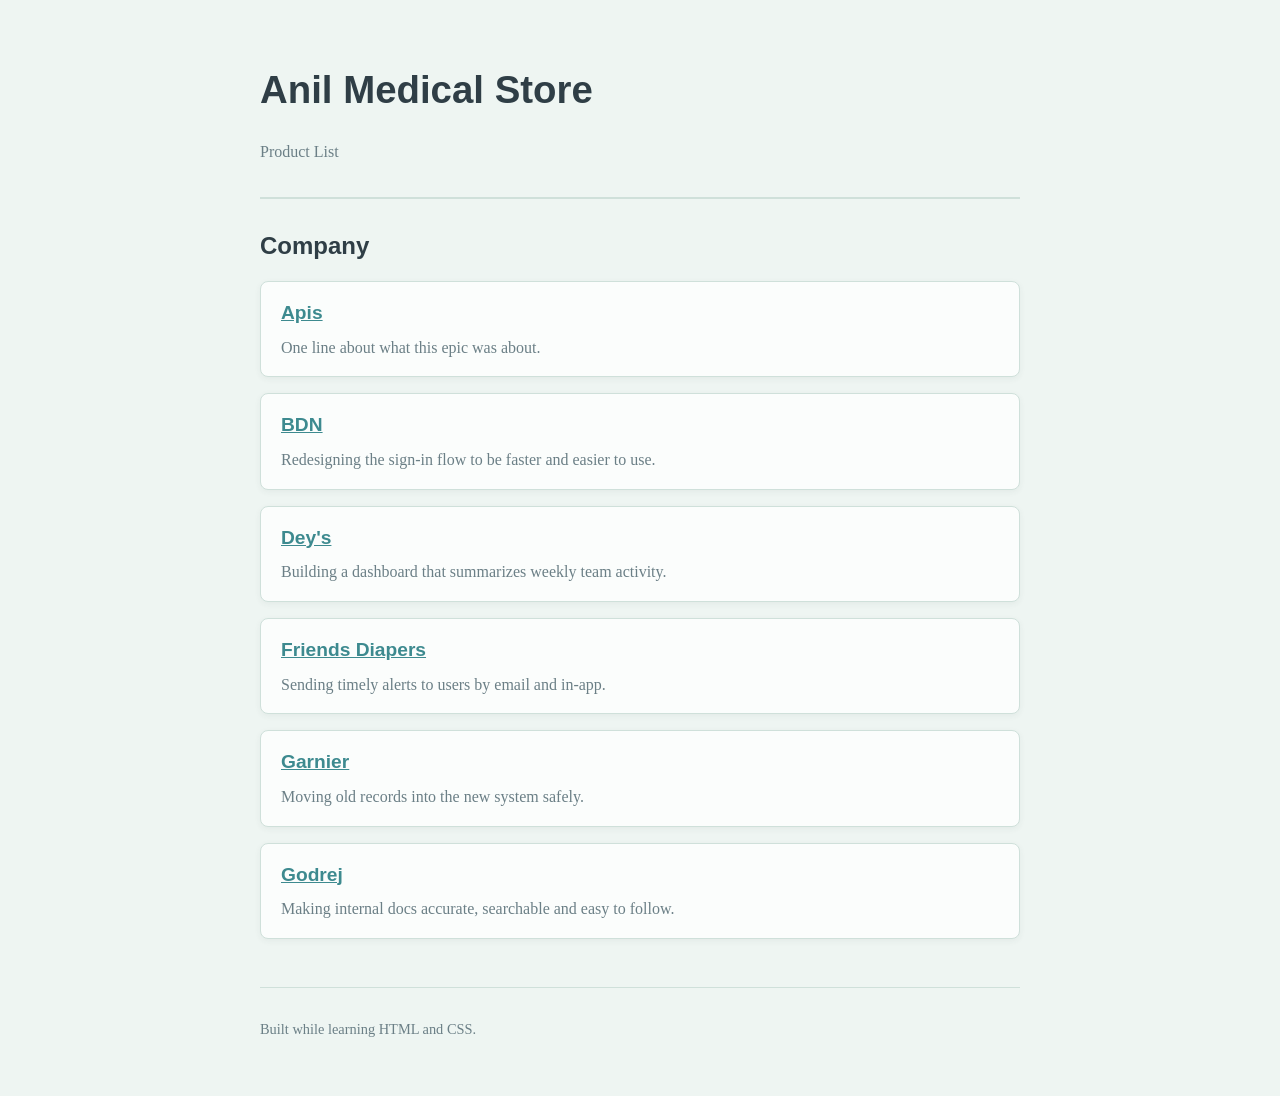
<file: index.html>
<!DOCTYPE html>
<html lang="en">
<head>
  <meta charset="UTF-8">
  <meta name="viewport" content="width=device-width, initial-scale=1">
  <title>My Tasks</title>
  <link rel="stylesheet" href="style.css">
</head>
<body>

  <header>
    <h1>Anil Medical Store</h1>
    <p>Product List</p>
  </header>

  <main>
    <h2>Company</h2>

    <ul class="epic-list">
      <li>
        <a href="epics/epic-1.html">Apis</a>
        <p>One line about what this epic was about.</p>
      </li>

      <li>
        <a href="epics/epic-2.html">BDN</a>
        <p>Redesigning the sign-in flow to be faster and easier to use.</p>
      </li>

      <li>
        <a href="epics/epic-3.html">Dey's</a>
        <p>Building a dashboard that summarizes weekly team activity.</p>
      </li>

      <li>
        <a href="epics/epic-4.html">Friends Diapers</a>
        <p>Sending timely alerts to users by email and in-app.</p>
      </li>

      <li>
        <a href="epics/epic-5.html">Garnier</a>
        <p>Moving old records into the new system safely.</p>
      </li>

      <li>
        <a href="epics/epic-6.html">Godrej</a>
        <p>Making internal docs accurate, searchable and easy to follow.</p>
      </li>

      <!-- To add another epic later, copy the whole <li>...</li> block above and paste it here -->
    </ul>
  </main>

  <footer>
    <p>Built while learning HTML and CSS.</p>
  </footer>

</body>
</html>
</file>
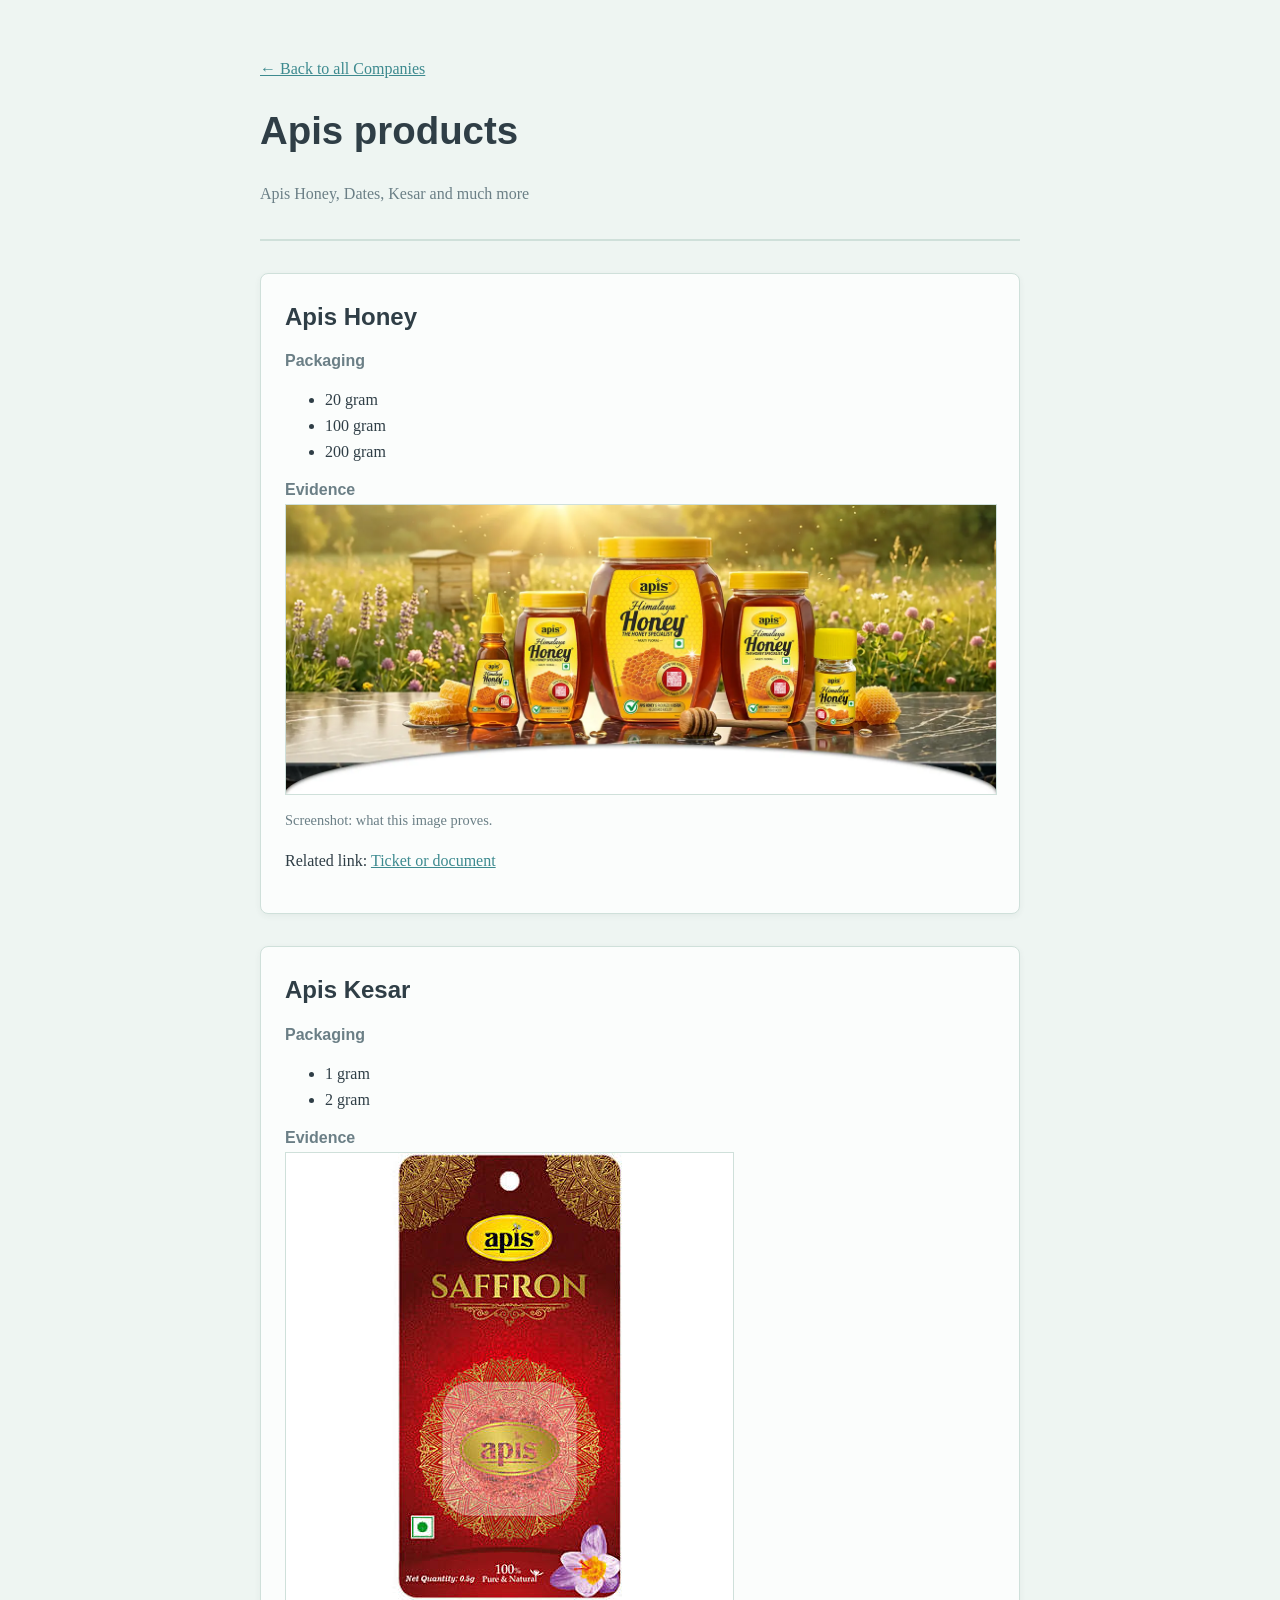
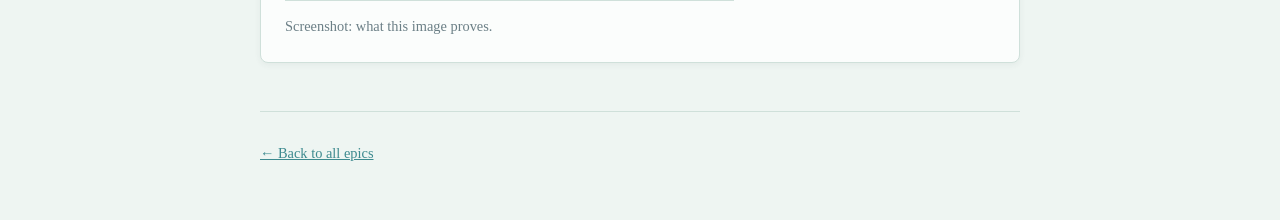
<file: epics/epic-1.html>
<!DOCTYPE html>
<html lang="en">
<head>
  <meta charset="UTF-8">
  <meta name="viewport" content="width=device-width, initial-scale=1">
  <title>Epic 1</title>
  <!-- ../ means "go up one folder", because this page lives inside /epics -->
  <link rel="stylesheet" href="../style.css">
</head>
<body>

  <header>
    <p><a href="../index.html">&larr; Back to all Companies</a></p>
    <h1>Apis products</h1>
    <p>Apis Honey, Dates, Kesar and much more</p>
  </header>

  <main>

    <!-- ===== STORY 1 ===== -->
    <article class="story">
      <h2>Apis Honey</h2>

      <h3>Packaging</h3>
<!--      <p>Comes in 10 grams, 20 grams.</p>-->

<!--      <h3>What I did</h3>-->
      <ul>
        <li>20 gram</li>
        <li>100 gram</li>
        <li>200 gram</li>
      </ul>

      <h3>Evidence</h3>
      <figure>
        <img src="../images/apis-honey.webp" alt="Screenshot showing the result of story 1">
        <figcaption>Screenshot: what this image proves.</figcaption>
      </figure>

      <p>Related link: <a href="https://example.com" target="_blank">Ticket or document</a></p>
    </article>

    <!-- ===== STORY 2 ===== -->
    <article class="story">
      <h2>Apis Kesar</h2>

<!--      <h3>What the story was</h3>-->
<!--      <p>Describe the requirement or problem in a few sentences.</p>-->

      <h3>Packaging</h3>
      <ul>
        <li>1 gram</li>
        <li>2 gram</li>
      </ul>

      <h3>Evidence</h3>
      <figure>
        <img src="../images/Apis-kesar.jpg" alt="Screenshot showing the result of story 2">
        <figcaption>Screenshot: what this image proves.</figcaption>
      </figure>
    </article>

    <!-- To add a story, copy a whole <article>...</article> block and paste it below -->

  </main>

  <footer>
    <p><a href="../index.html">&larr; Back to all epics</a></p>
  </footer>

</body>
</html>
</file>
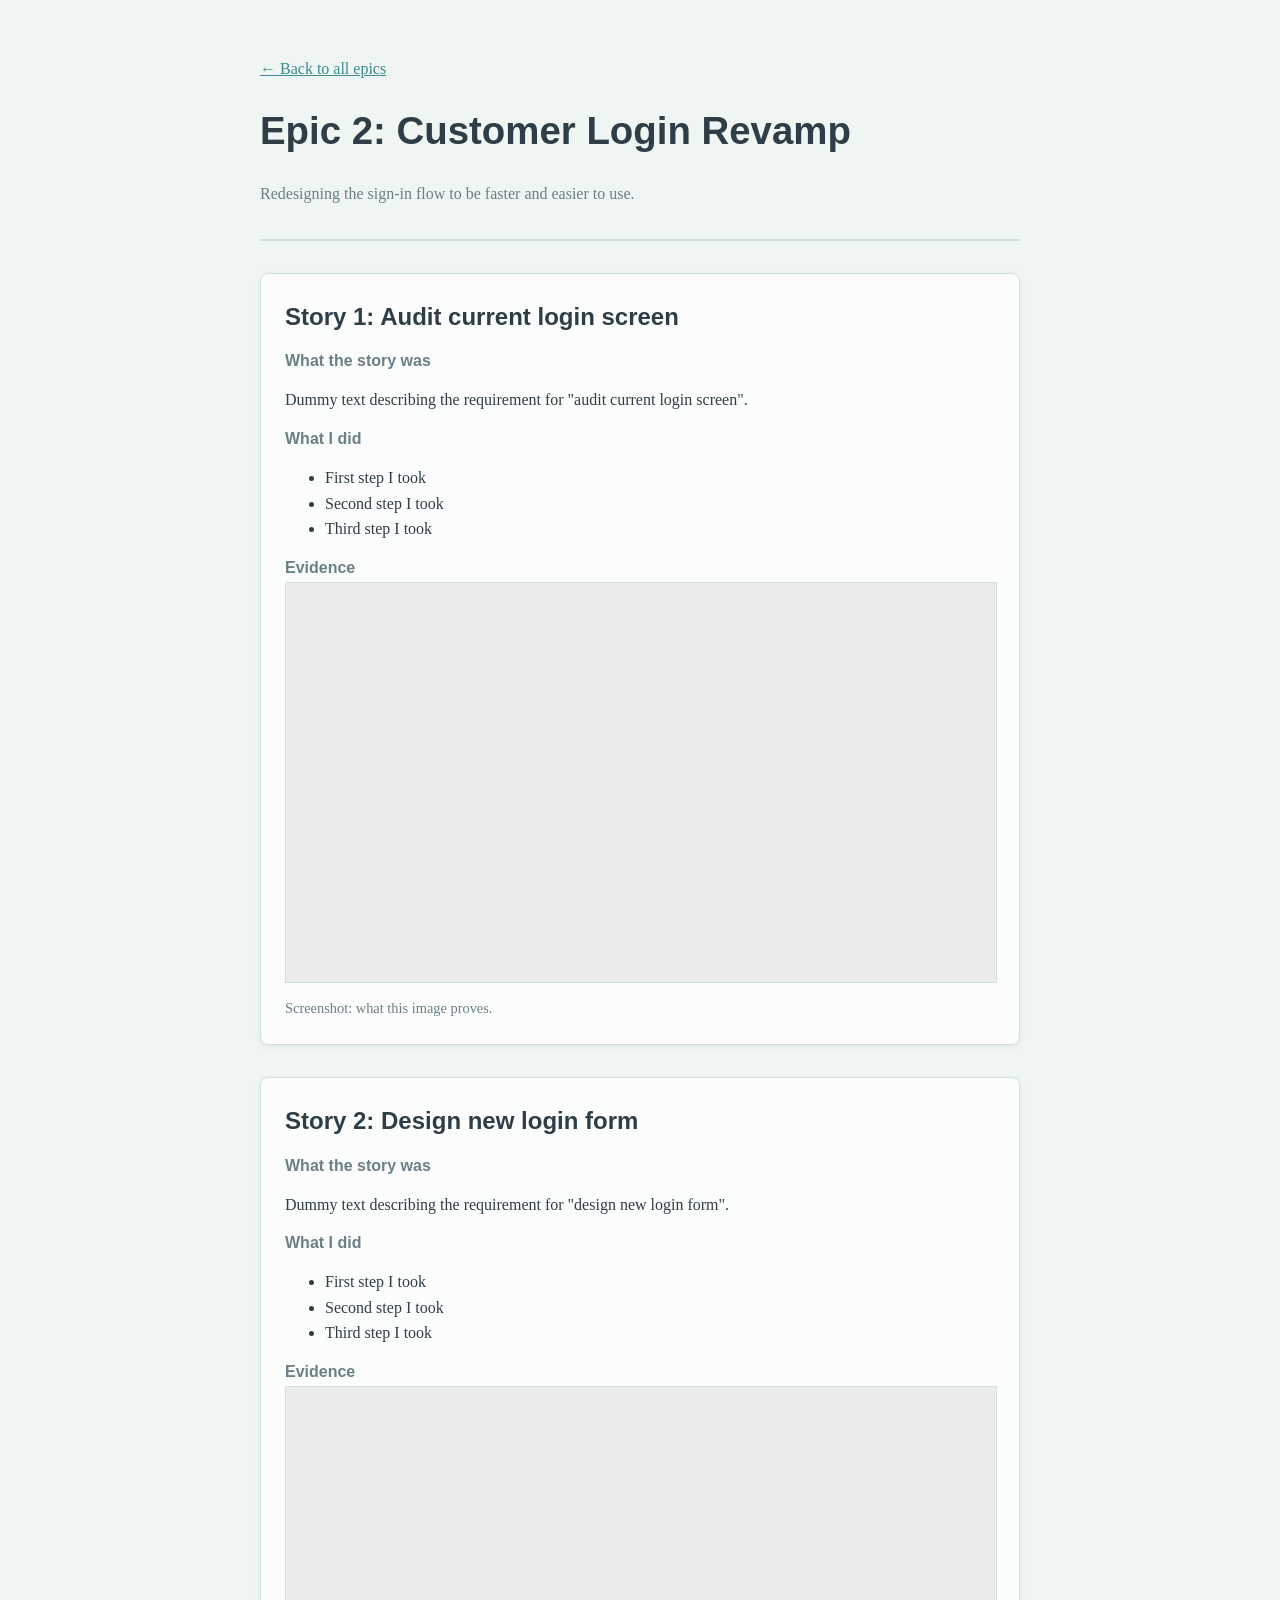
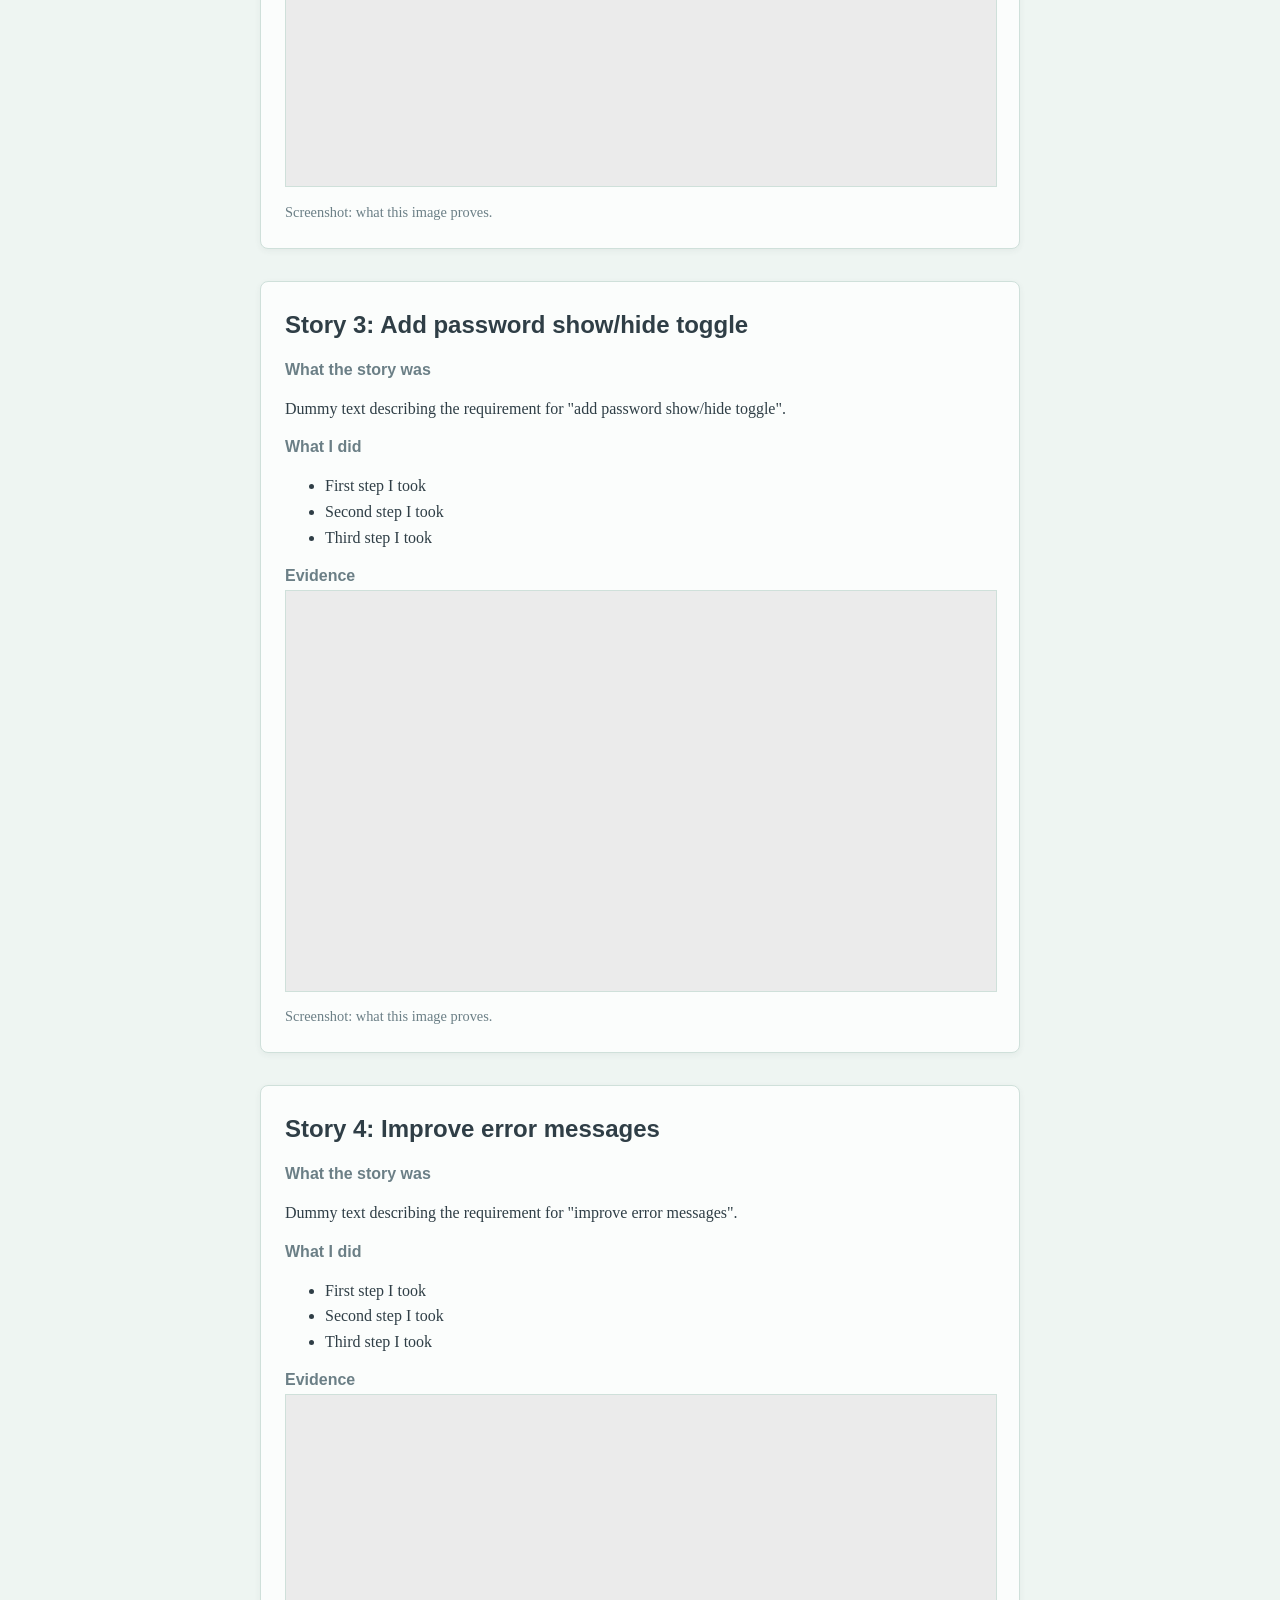
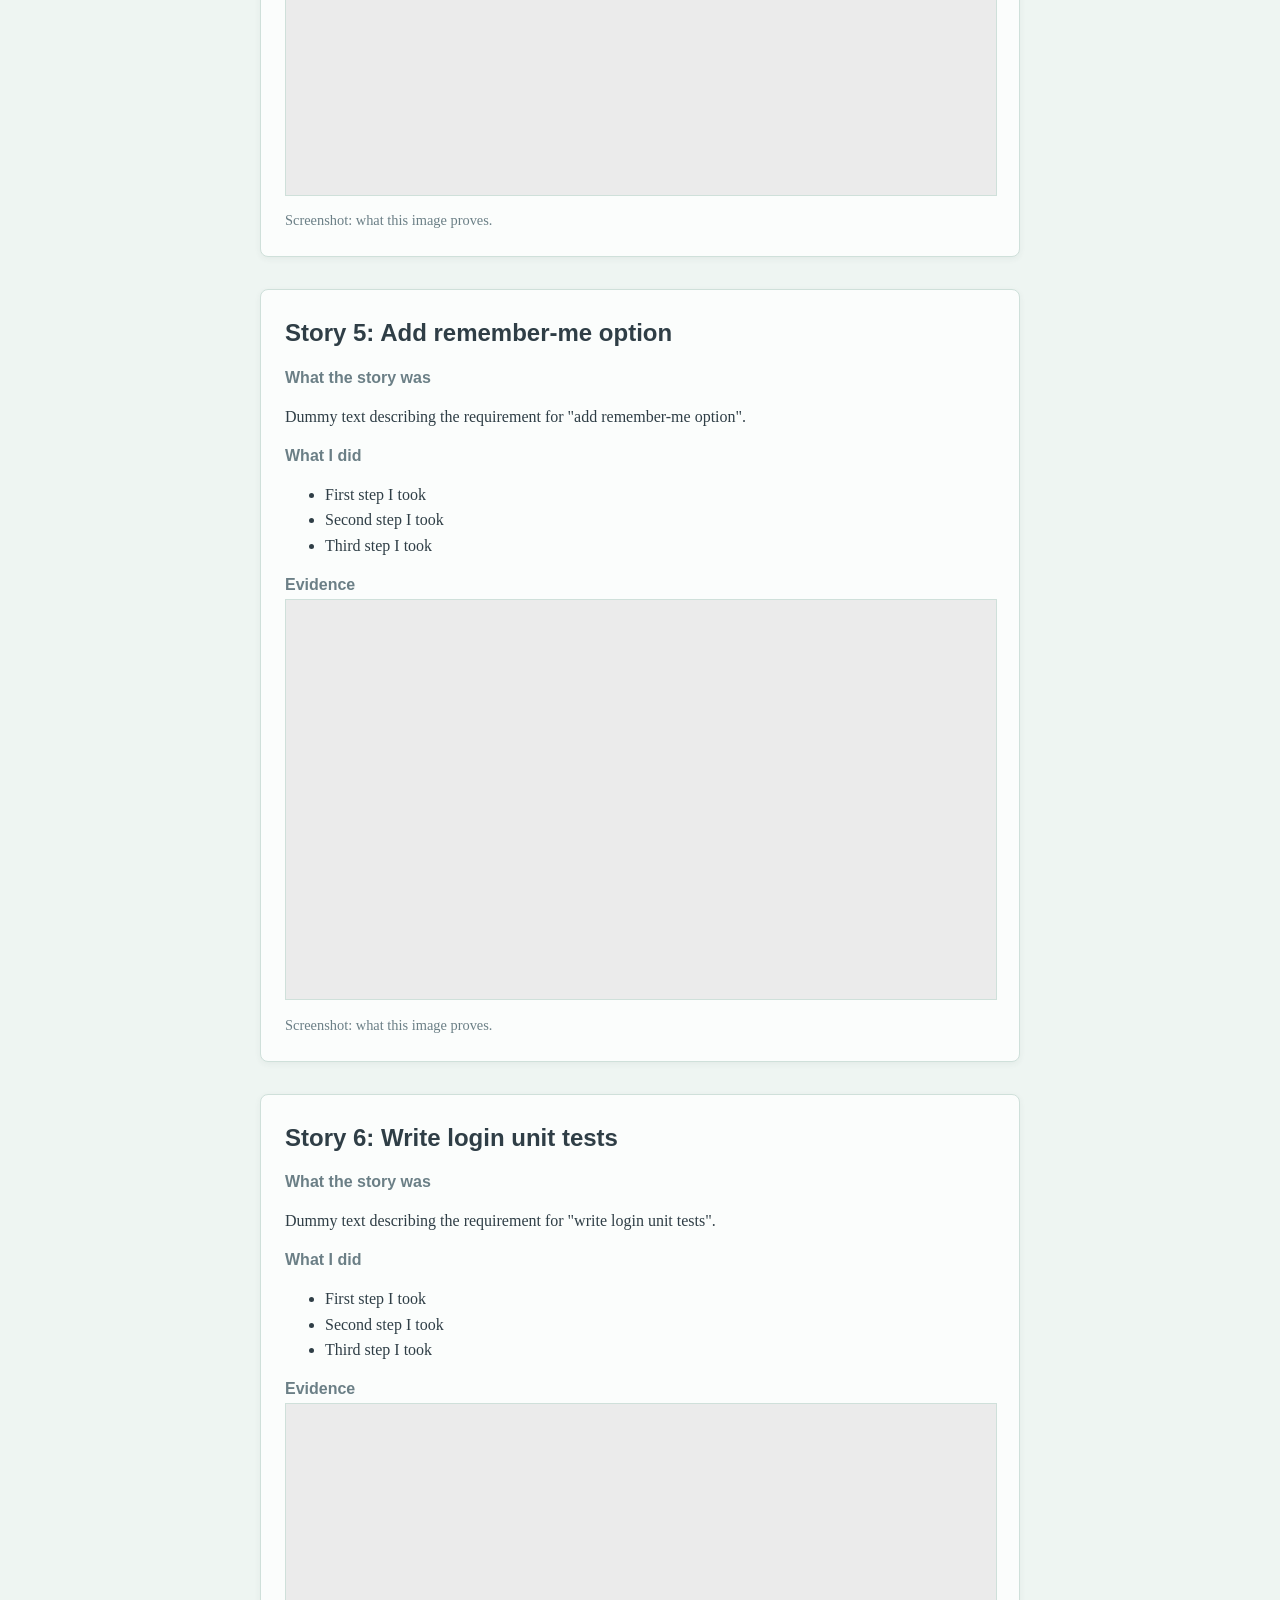
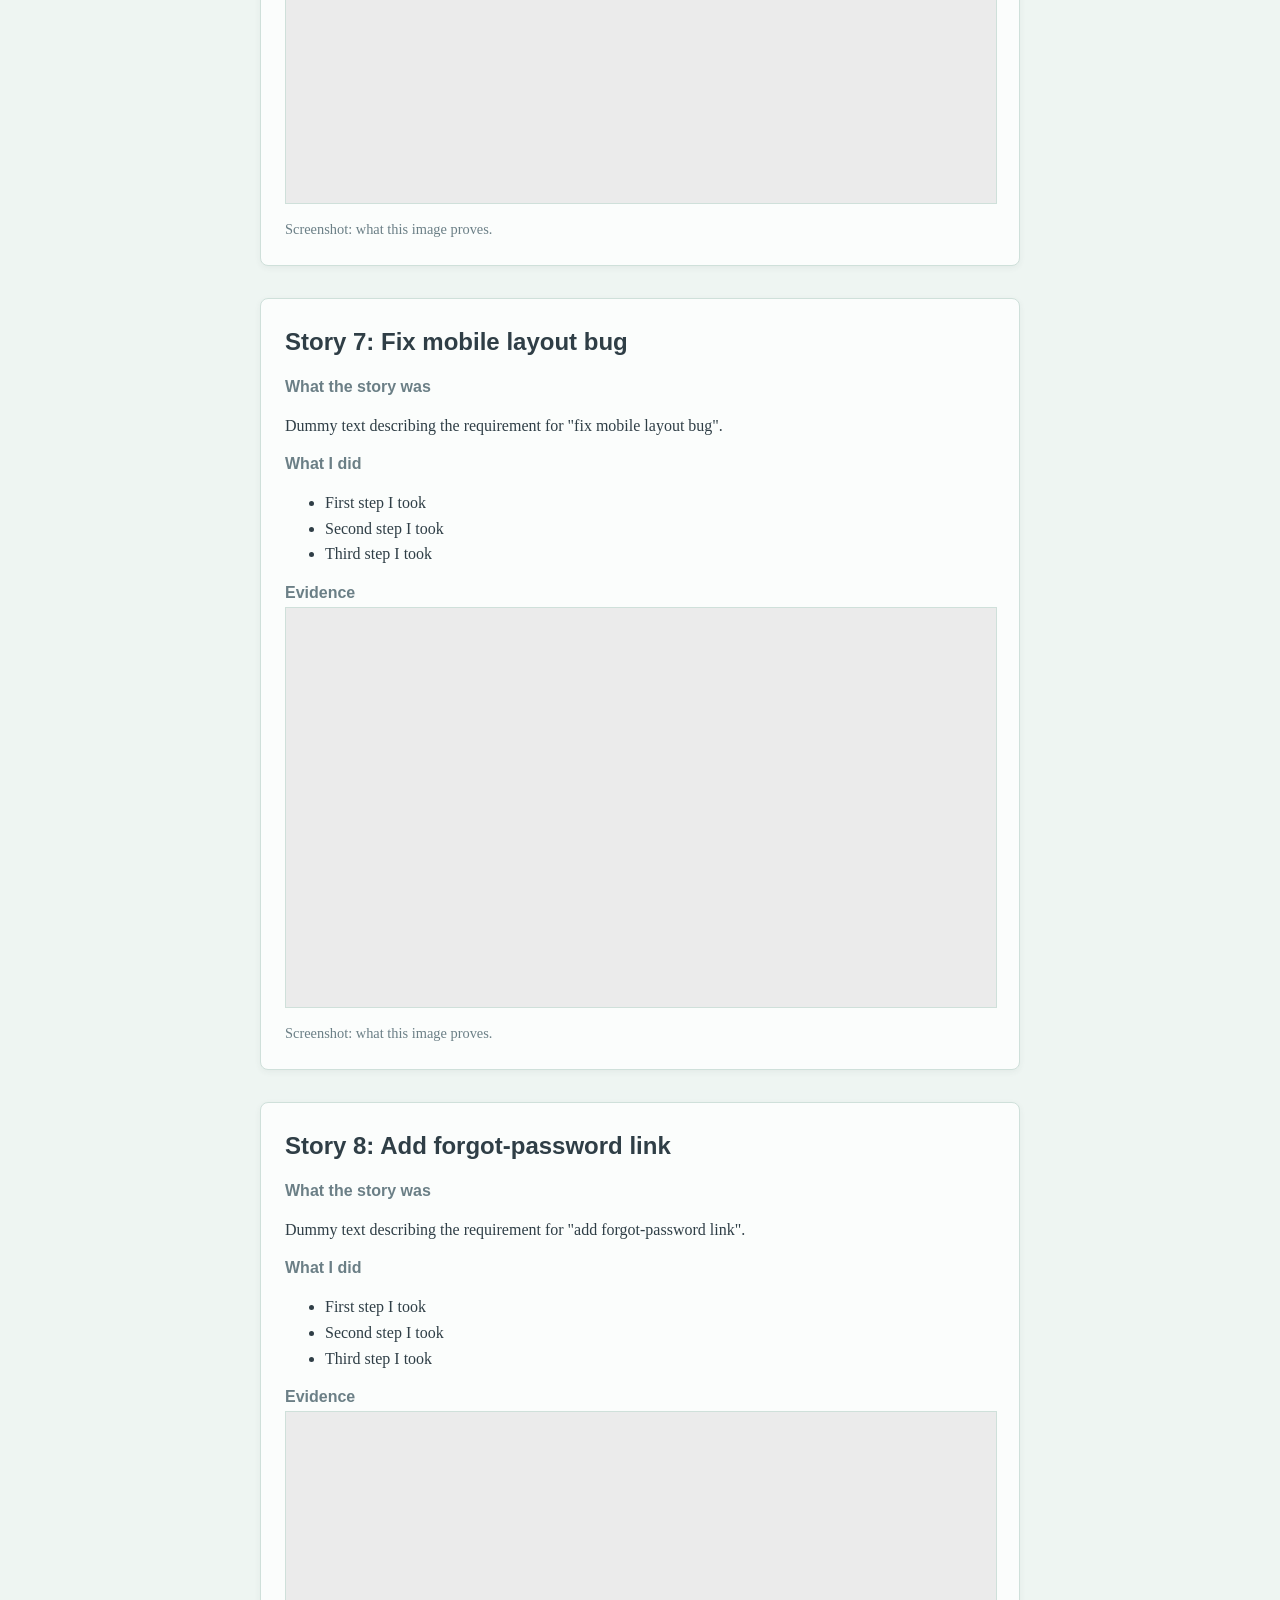
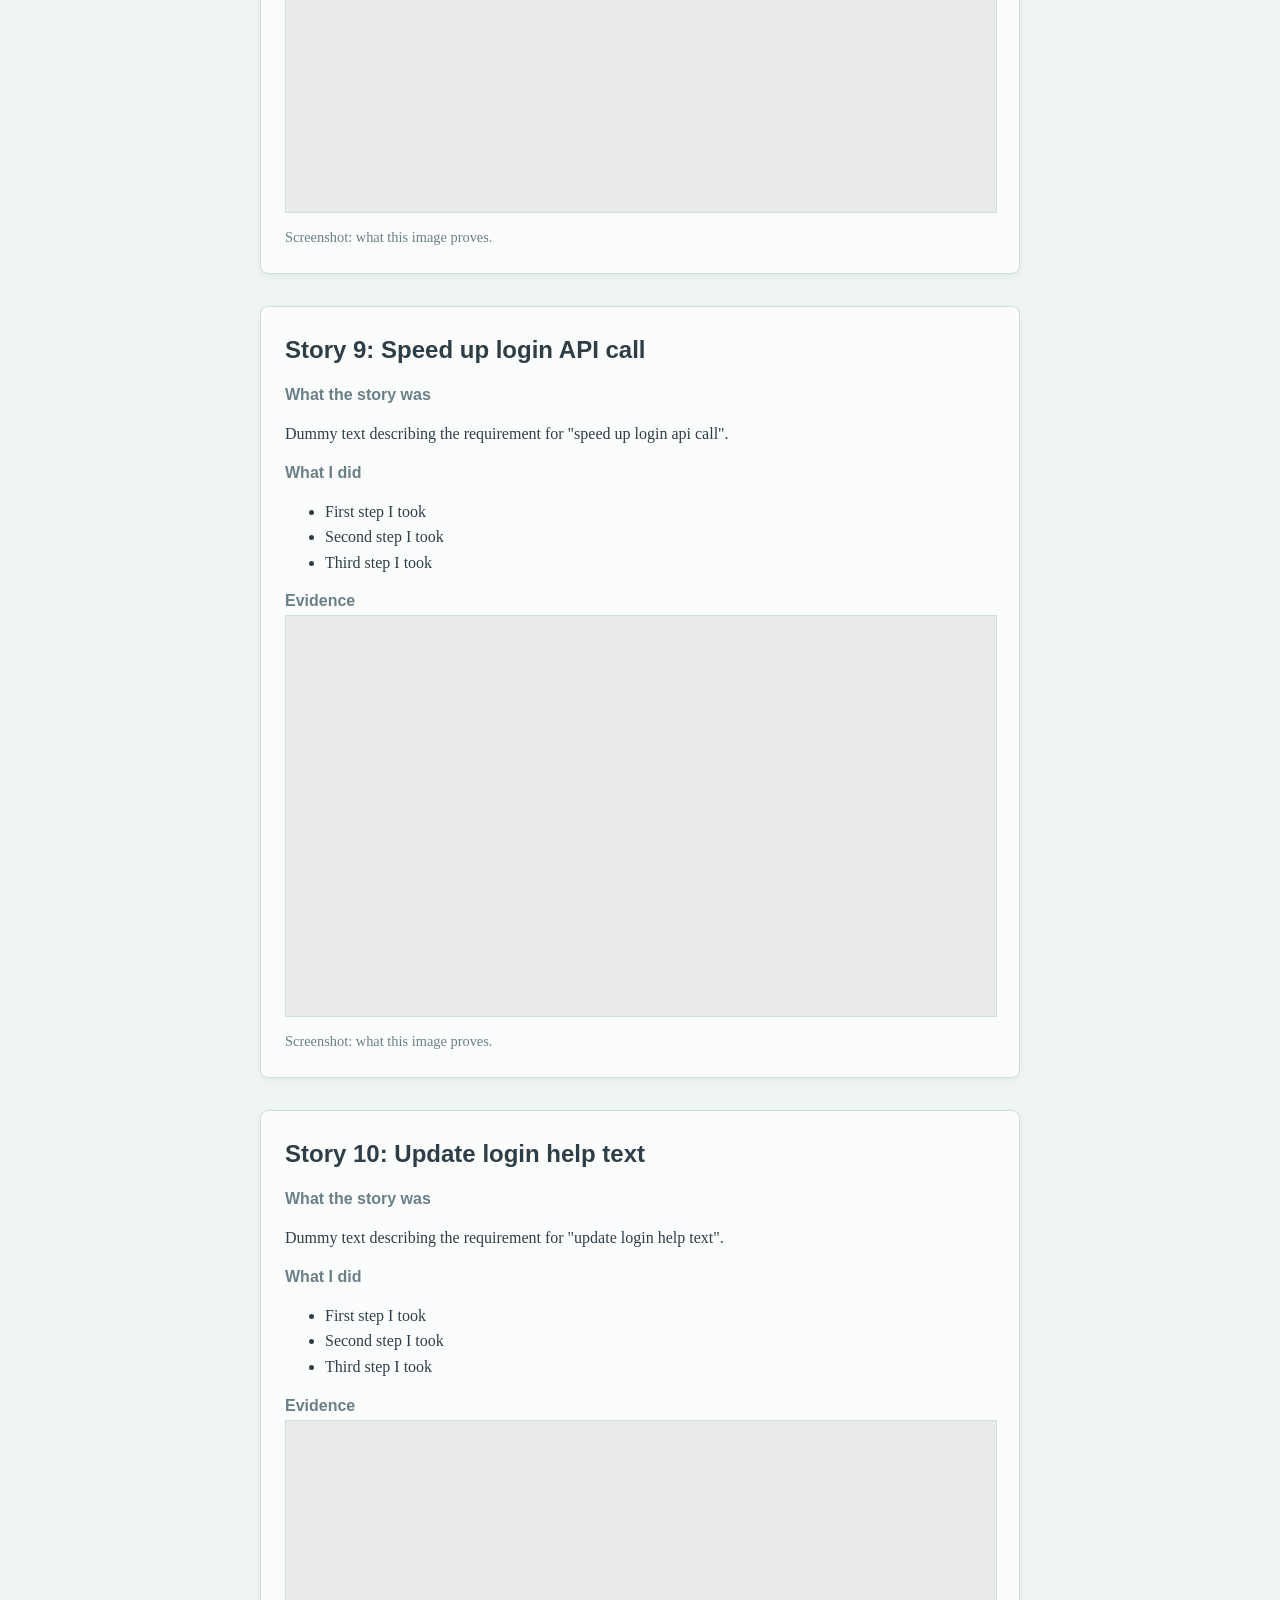
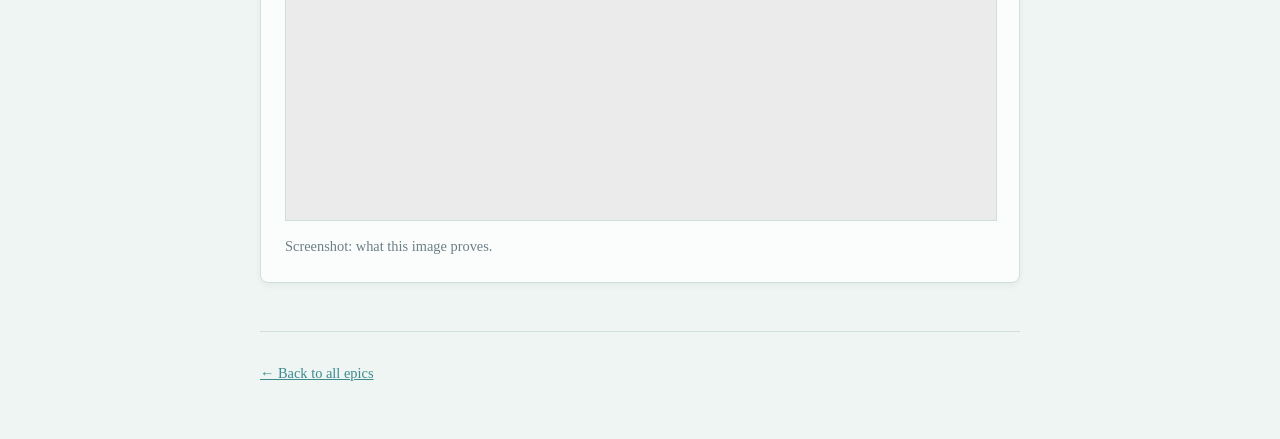
<file: epics/epic-2.html>
<!DOCTYPE html>
<html lang="en">
<head>
  <meta charset="UTF-8">
  <meta name="viewport" content="width=device-width, initial-scale=1">
  <title>Epic 2</title>
  <!-- ../ means "go up one folder", because this page lives inside /epics -->
  <link rel="stylesheet" href="../style.css">
</head>
<body>

  <header>
    <p><a href="../index.html">&larr; Back to all epics</a></p>
    <h1>Epic 2: Customer Login Revamp</h1>
    <p>Redesigning the sign-in flow to be faster and easier to use.</p>
  </header>

  <main>

    <!-- ===== STORY 1 ===== -->
    <article class="story">
      <h2>Story 1: Audit current login screen</h2>

      <h3>What the story was</h3>
      <p>Dummy text describing the requirement for "audit current login screen".</p>

      <h3>What I did</h3>
      <ul>
        <li>First step I took</li>
        <li>Second step I took</li>
        <li>Third step I took</li>
      </ul>

      <h3>Evidence</h3>
      <figure>
        <img src="../images/epic2-story1.png" alt="Placeholder screenshot for epic 2, story 1: audit current login screen">
        <figcaption>Screenshot: what this image proves.</figcaption>
      </figure>
    </article>

    <!-- ===== STORY 2 ===== -->
    <article class="story">
      <h2>Story 2: Design new login form</h2>

      <h3>What the story was</h3>
      <p>Dummy text describing the requirement for "design new login form".</p>

      <h3>What I did</h3>
      <ul>
        <li>First step I took</li>
        <li>Second step I took</li>
        <li>Third step I took</li>
      </ul>

      <h3>Evidence</h3>
      <figure>
        <img src="../images/epic2-story2.png" alt="Placeholder screenshot for epic 2, story 2: design new login form">
        <figcaption>Screenshot: what this image proves.</figcaption>
      </figure>
    </article>

    <!-- ===== STORY 3 ===== -->
    <article class="story">
      <h2>Story 3: Add password show/hide toggle</h2>

      <h3>What the story was</h3>
      <p>Dummy text describing the requirement for "add password show/hide toggle".</p>

      <h3>What I did</h3>
      <ul>
        <li>First step I took</li>
        <li>Second step I took</li>
        <li>Third step I took</li>
      </ul>

      <h3>Evidence</h3>
      <figure>
        <img src="../images/epic2-story3.png" alt="Placeholder screenshot for epic 2, story 3: add password show/hide toggle">
        <figcaption>Screenshot: what this image proves.</figcaption>
      </figure>
    </article>

    <!-- ===== STORY 4 ===== -->
    <article class="story">
      <h2>Story 4: Improve error messages</h2>

      <h3>What the story was</h3>
      <p>Dummy text describing the requirement for "improve error messages".</p>

      <h3>What I did</h3>
      <ul>
        <li>First step I took</li>
        <li>Second step I took</li>
        <li>Third step I took</li>
      </ul>

      <h3>Evidence</h3>
      <figure>
        <img src="../images/epic2-story4.png" alt="Placeholder screenshot for epic 2, story 4: improve error messages">
        <figcaption>Screenshot: what this image proves.</figcaption>
      </figure>
    </article>

    <!-- ===== STORY 5 ===== -->
    <article class="story">
      <h2>Story 5: Add remember-me option</h2>

      <h3>What the story was</h3>
      <p>Dummy text describing the requirement for "add remember-me option".</p>

      <h3>What I did</h3>
      <ul>
        <li>First step I took</li>
        <li>Second step I took</li>
        <li>Third step I took</li>
      </ul>

      <h3>Evidence</h3>
      <figure>
        <img src="../images/epic2-story5.png" alt="Placeholder screenshot for epic 2, story 5: add remember-me option">
        <figcaption>Screenshot: what this image proves.</figcaption>
      </figure>
    </article>

    <!-- ===== STORY 6 ===== -->
    <article class="story">
      <h2>Story 6: Write login unit tests</h2>

      <h3>What the story was</h3>
      <p>Dummy text describing the requirement for "write login unit tests".</p>

      <h3>What I did</h3>
      <ul>
        <li>First step I took</li>
        <li>Second step I took</li>
        <li>Third step I took</li>
      </ul>

      <h3>Evidence</h3>
      <figure>
        <img src="../images/epic2-story6.png" alt="Placeholder screenshot for epic 2, story 6: write login unit tests">
        <figcaption>Screenshot: what this image proves.</figcaption>
      </figure>
    </article>

    <!-- ===== STORY 7 ===== -->
    <article class="story">
      <h2>Story 7: Fix mobile layout bug</h2>

      <h3>What the story was</h3>
      <p>Dummy text describing the requirement for "fix mobile layout bug".</p>

      <h3>What I did</h3>
      <ul>
        <li>First step I took</li>
        <li>Second step I took</li>
        <li>Third step I took</li>
      </ul>

      <h3>Evidence</h3>
      <figure>
        <img src="../images/epic2-story7.png" alt="Placeholder screenshot for epic 2, story 7: fix mobile layout bug">
        <figcaption>Screenshot: what this image proves.</figcaption>
      </figure>
    </article>

    <!-- ===== STORY 8 ===== -->
    <article class="story">
      <h2>Story 8: Add forgot-password link</h2>

      <h3>What the story was</h3>
      <p>Dummy text describing the requirement for "add forgot-password link".</p>

      <h3>What I did</h3>
      <ul>
        <li>First step I took</li>
        <li>Second step I took</li>
        <li>Third step I took</li>
      </ul>

      <h3>Evidence</h3>
      <figure>
        <img src="../images/epic2-story8.png" alt="Placeholder screenshot for epic 2, story 8: add forgot-password link">
        <figcaption>Screenshot: what this image proves.</figcaption>
      </figure>
    </article>

    <!-- ===== STORY 9 ===== -->
    <article class="story">
      <h2>Story 9: Speed up login API call</h2>

      <h3>What the story was</h3>
      <p>Dummy text describing the requirement for "speed up login api call".</p>

      <h3>What I did</h3>
      <ul>
        <li>First step I took</li>
        <li>Second step I took</li>
        <li>Third step I took</li>
      </ul>

      <h3>Evidence</h3>
      <figure>
        <img src="../images/epic2-story9.png" alt="Placeholder screenshot for epic 2, story 9: speed up login api call">
        <figcaption>Screenshot: what this image proves.</figcaption>
      </figure>
    </article>

    <!-- ===== STORY 10 ===== -->
    <article class="story">
      <h2>Story 10: Update login help text</h2>

      <h3>What the story was</h3>
      <p>Dummy text describing the requirement for "update login help text".</p>

      <h3>What I did</h3>
      <ul>
        <li>First step I took</li>
        <li>Second step I took</li>
        <li>Third step I took</li>
      </ul>

      <h3>Evidence</h3>
      <figure>
        <img src="../images/epic2-story10.png" alt="Placeholder screenshot for epic 2, story 10: update login help text">
        <figcaption>Screenshot: what this image proves.</figcaption>
      </figure>
    </article>

    <!-- To add a story, copy a whole <article>...</article> block and paste it below -->

  </main>

  <footer>
    <p><a href="../index.html">&larr; Back to all epics</a></p>
  </footer>

</body>
</html>
</file>
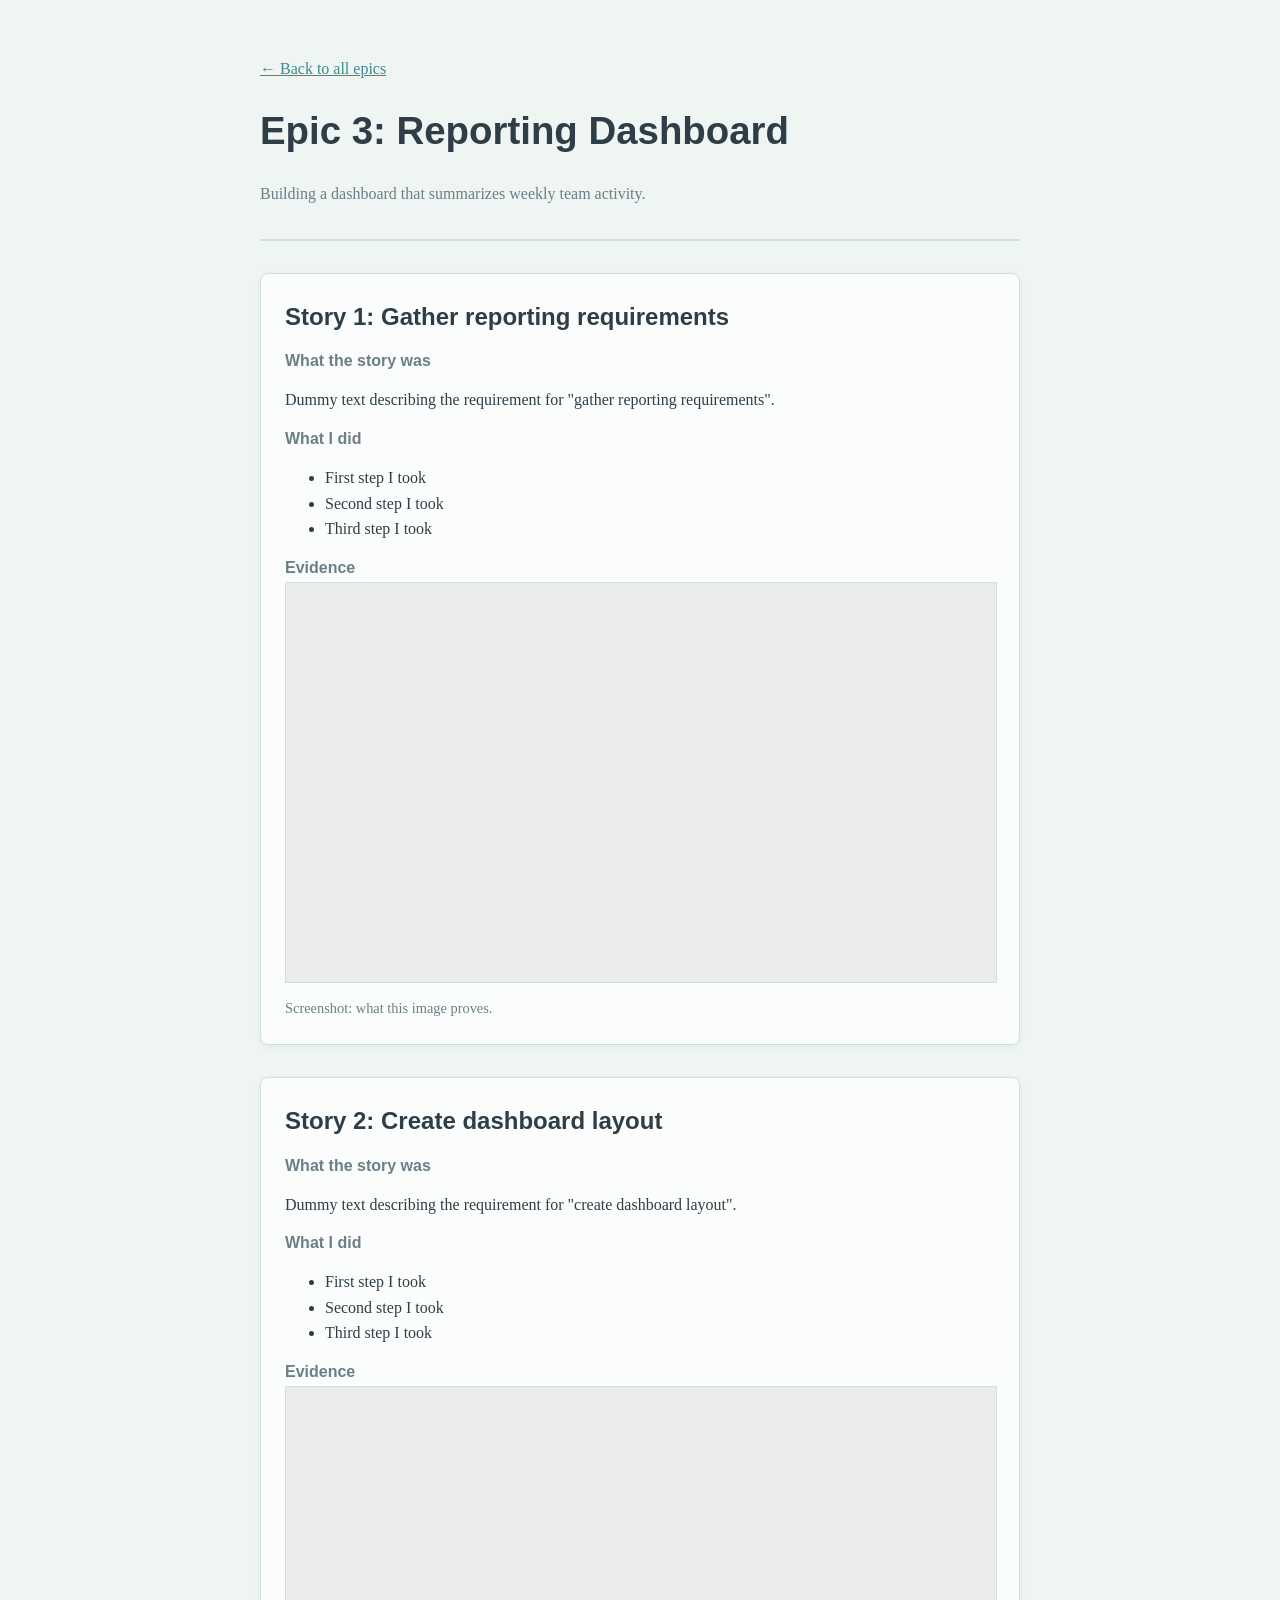
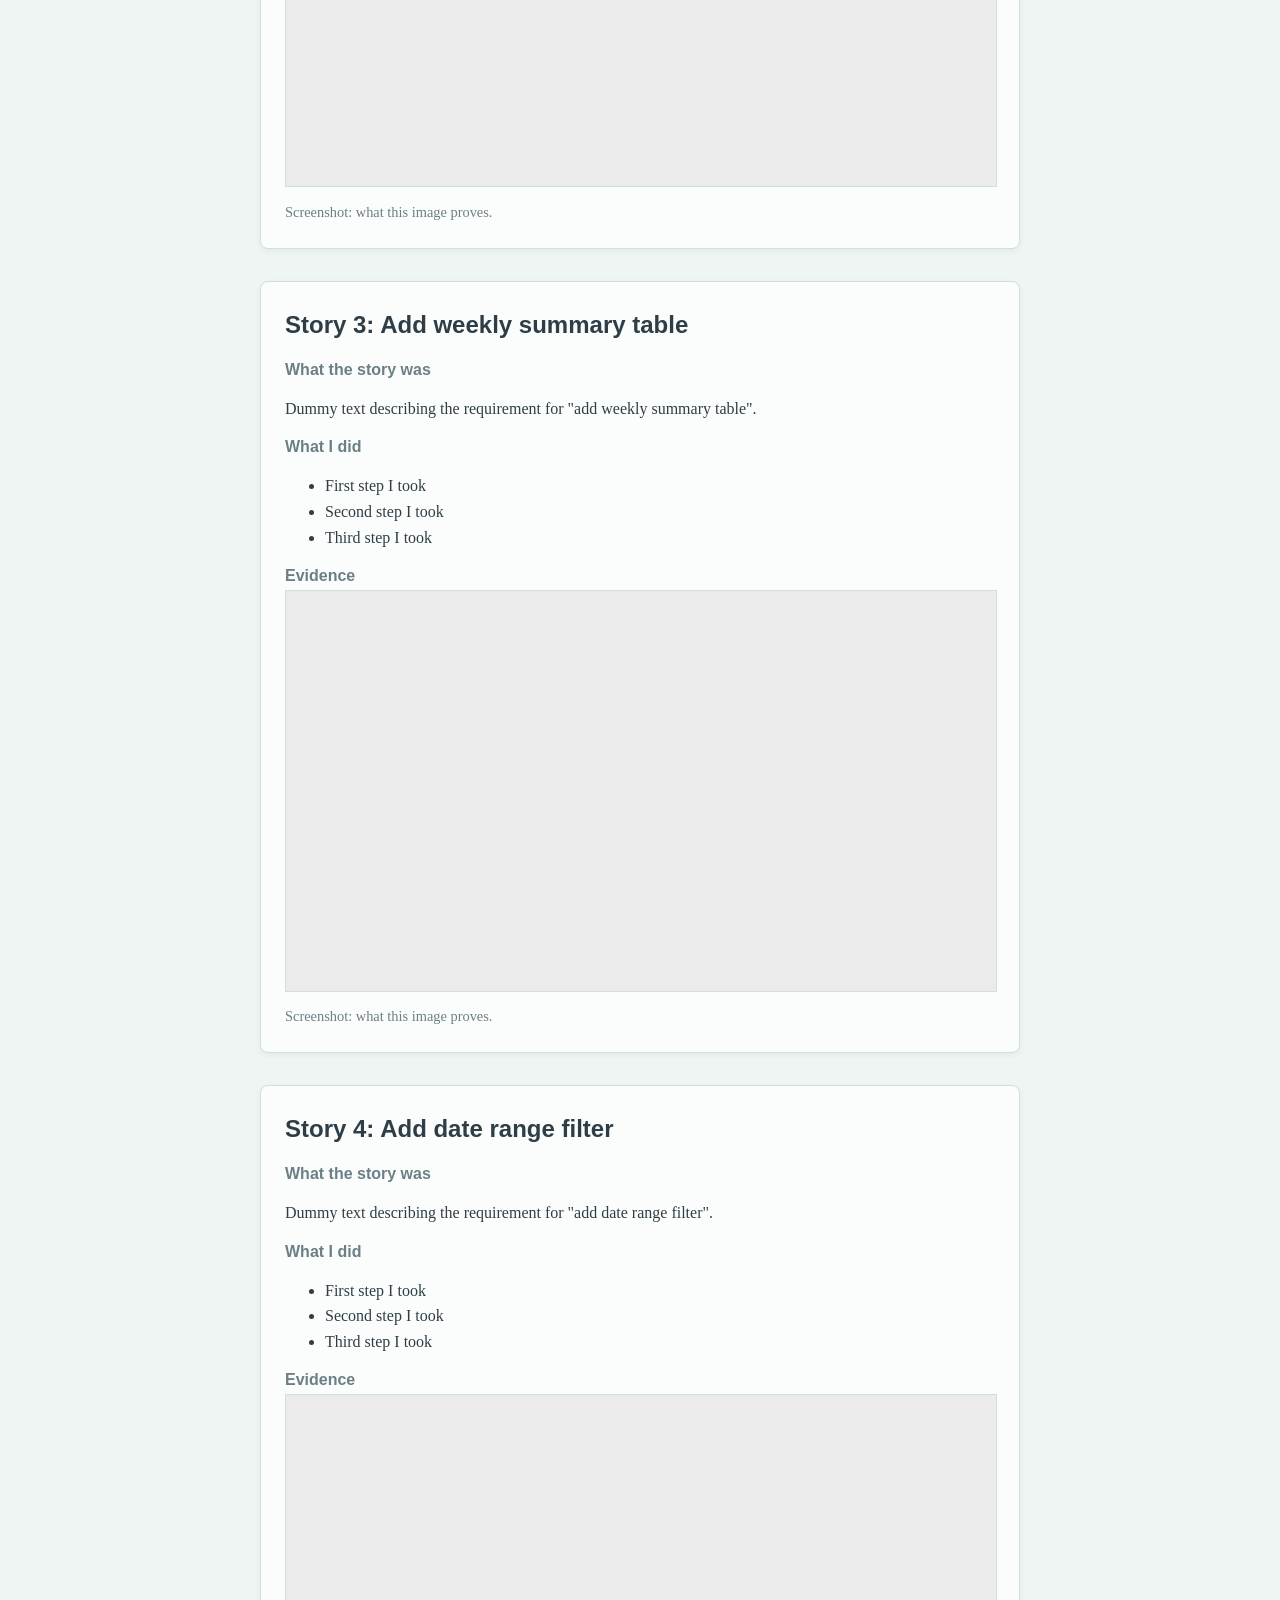
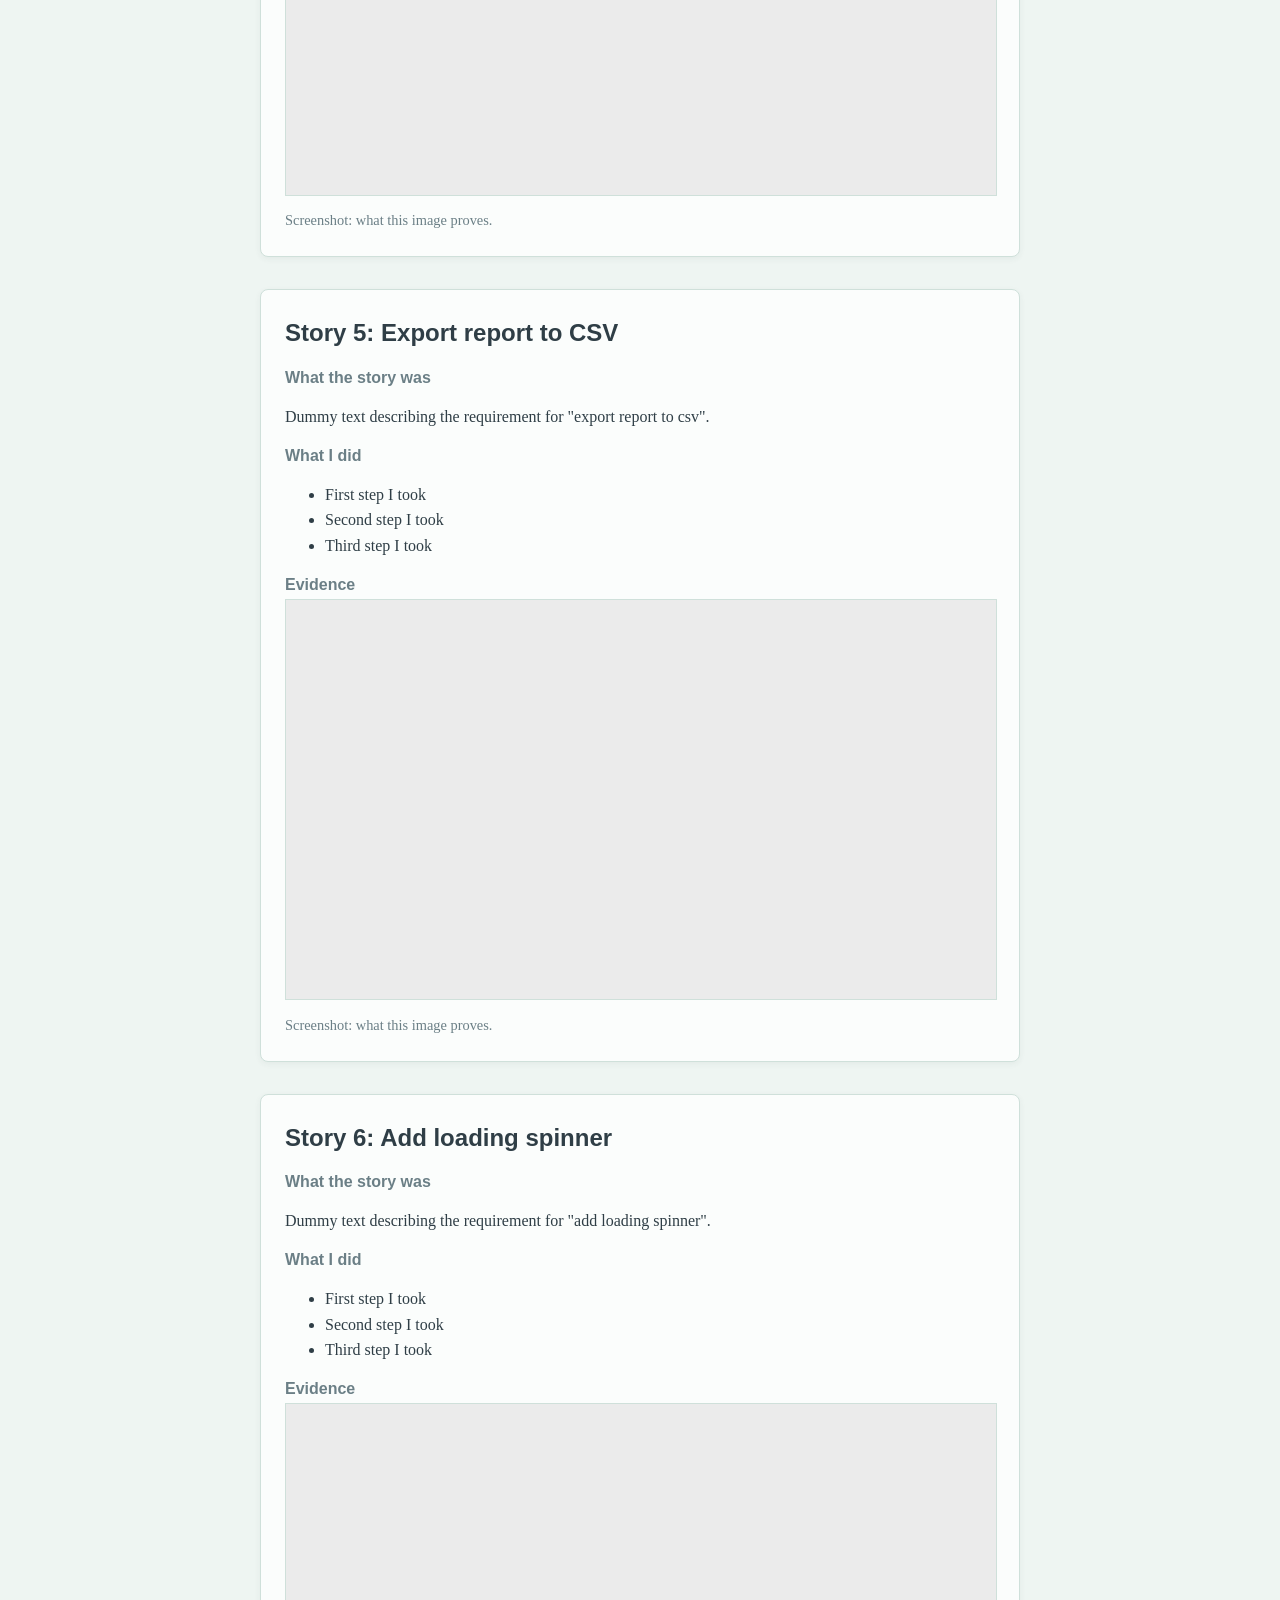
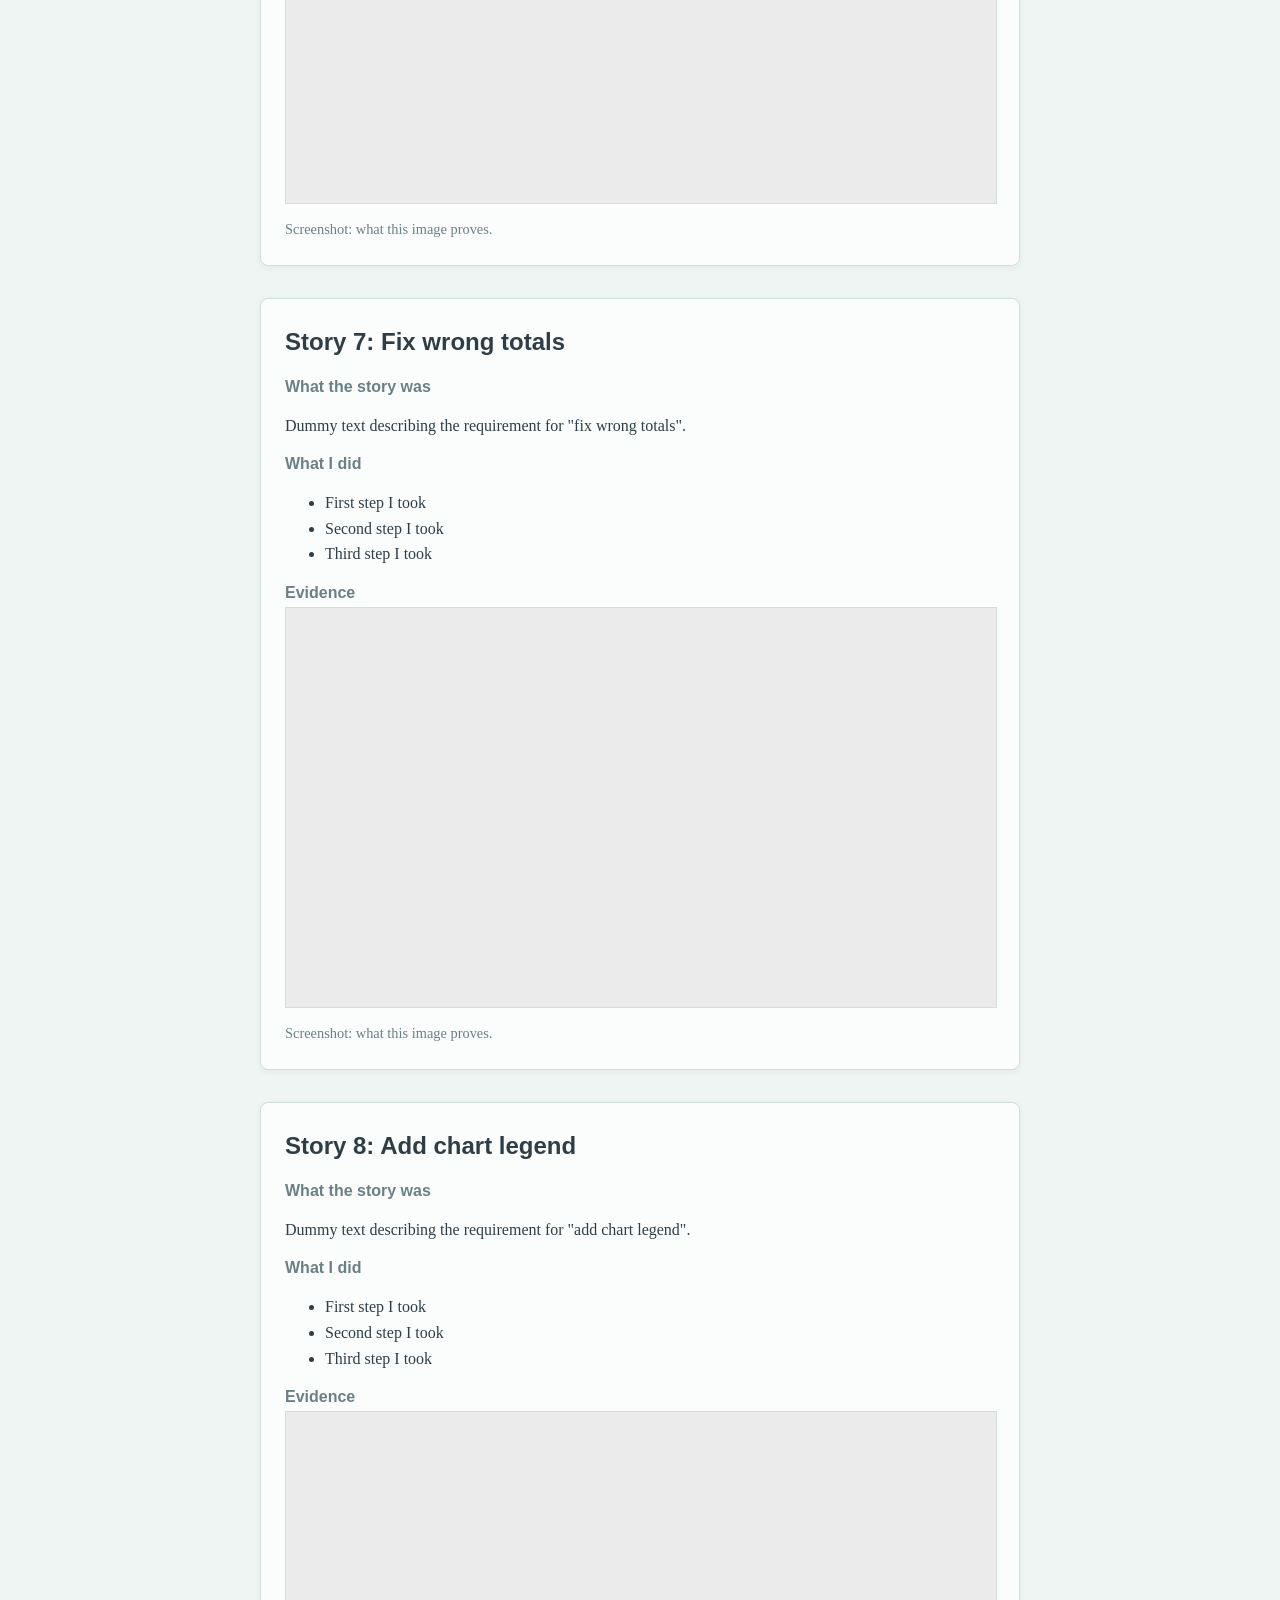
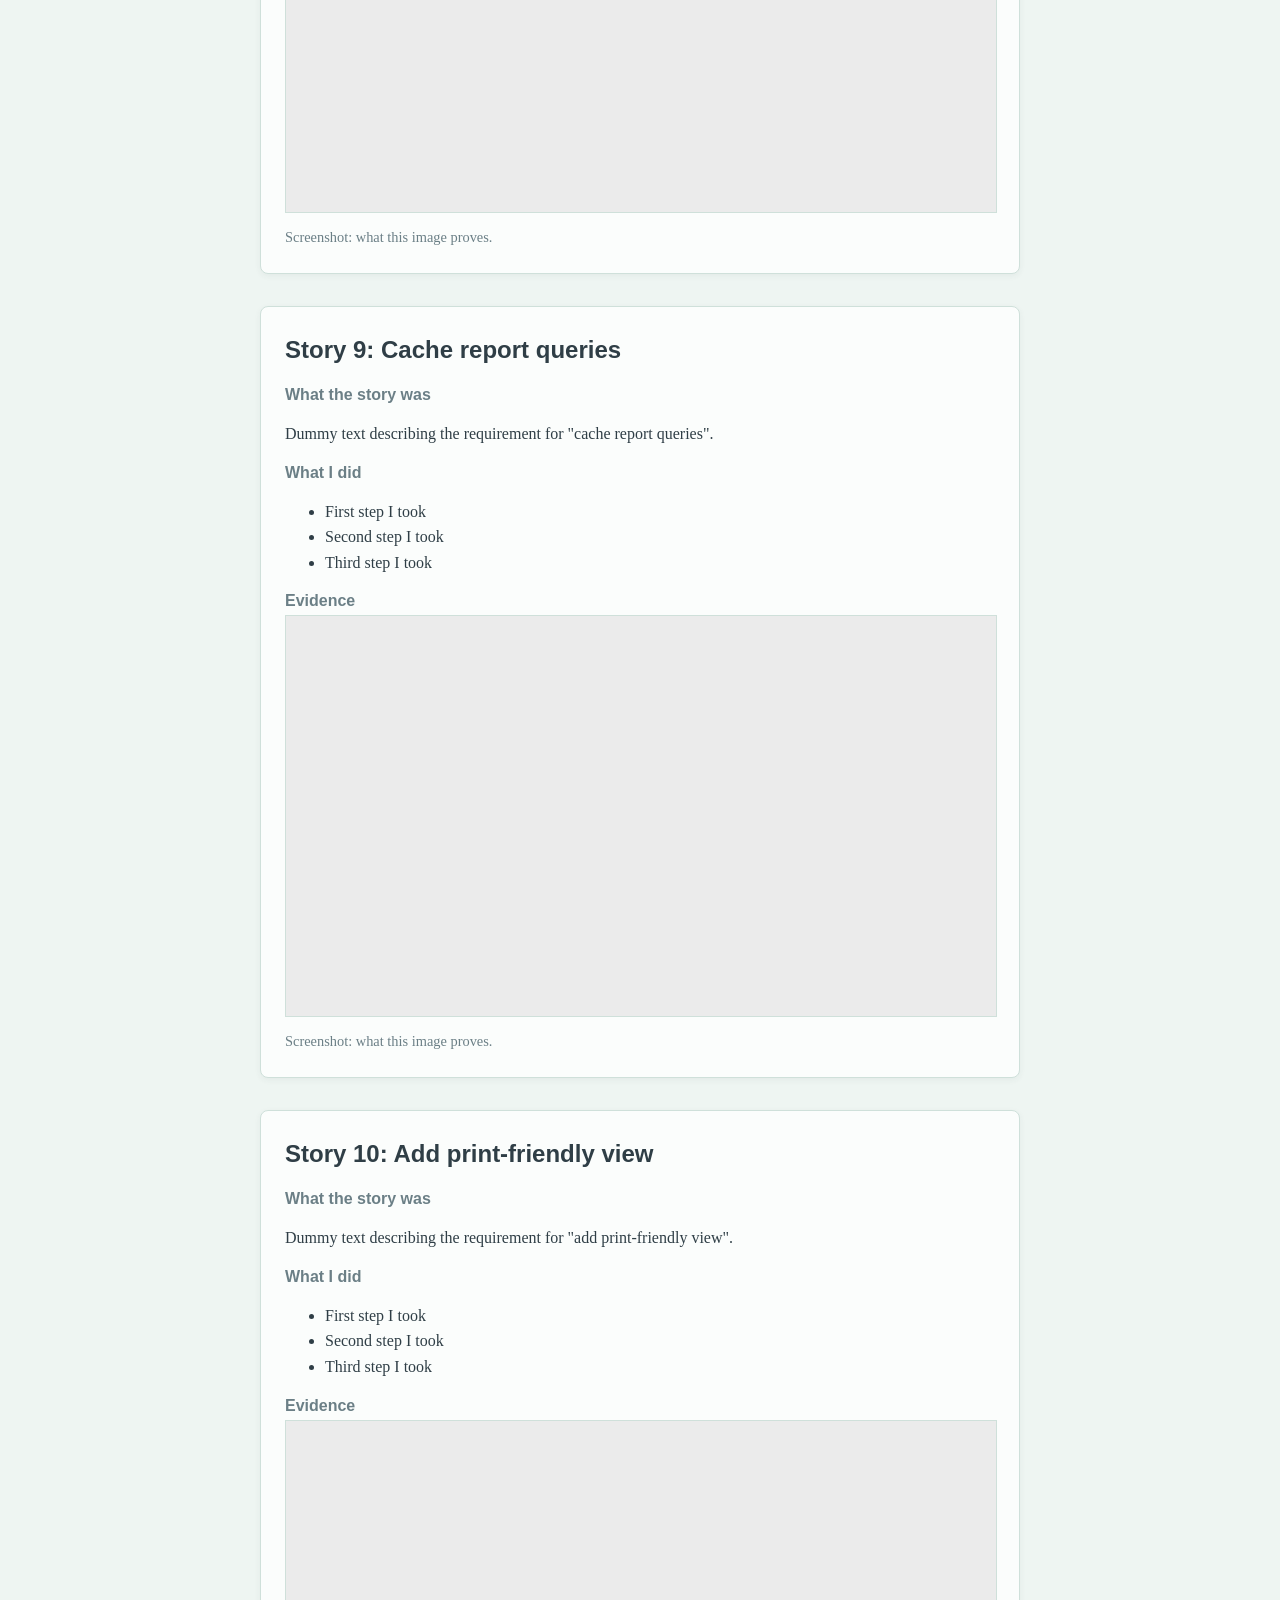
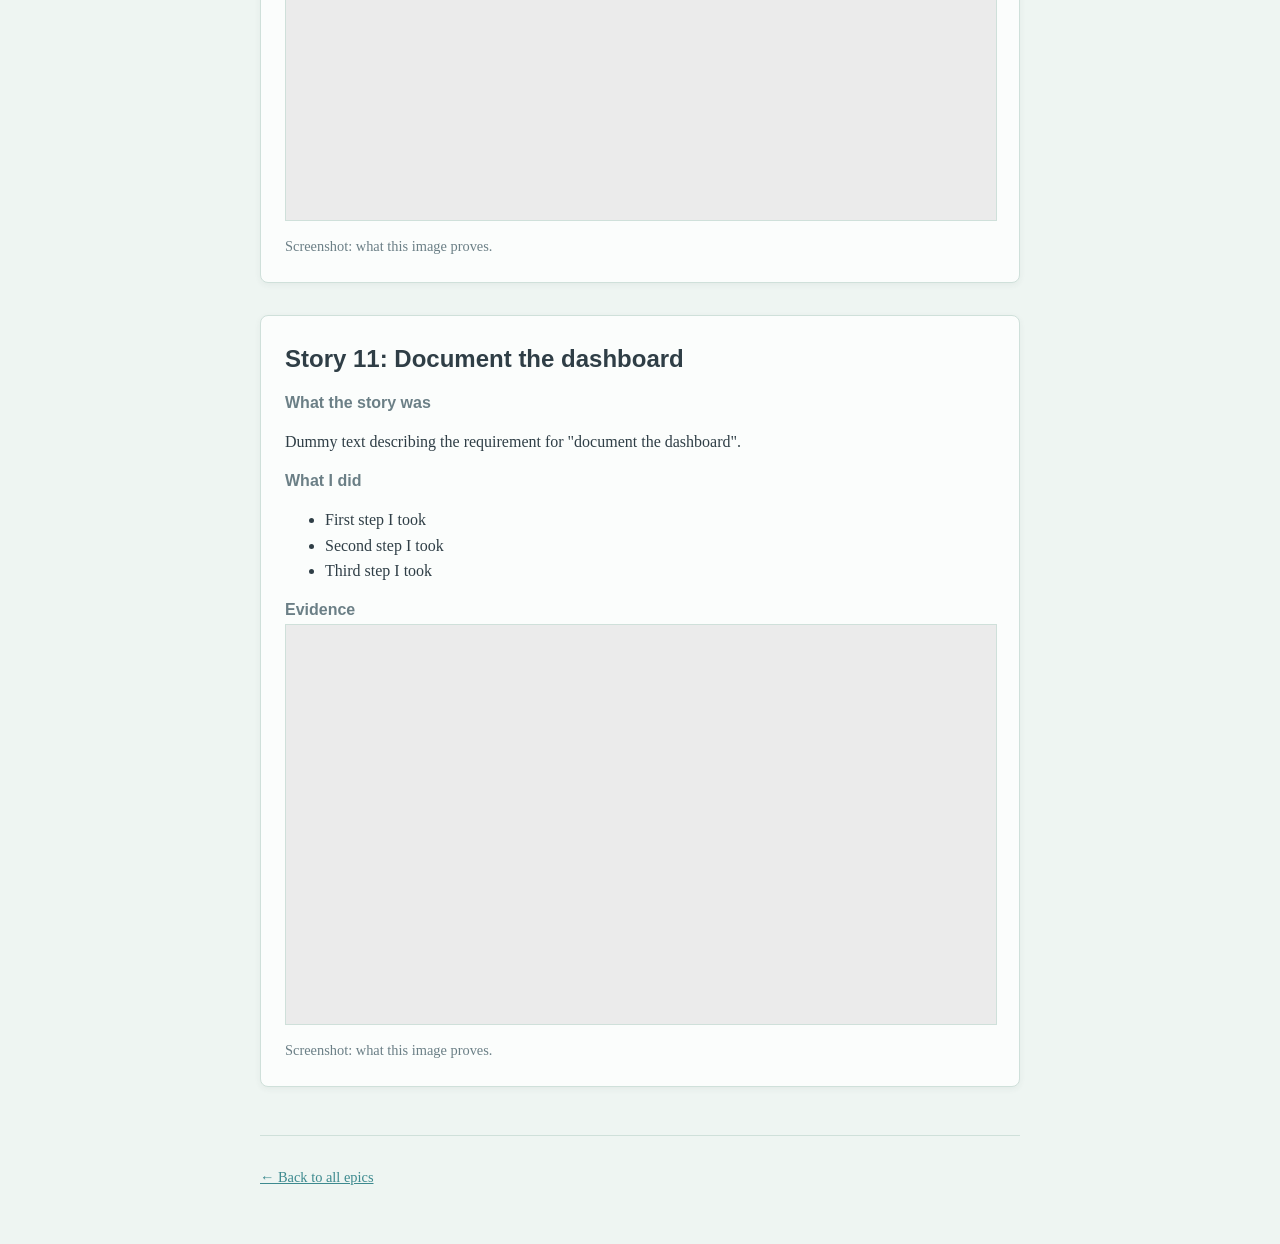
<file: epics/epic-3.html>
<!DOCTYPE html>
<html lang="en">
<head>
  <meta charset="UTF-8">
  <meta name="viewport" content="width=device-width, initial-scale=1">
  <title>Epic 3</title>
  <!-- ../ means "go up one folder", because this page lives inside /epics -->
  <link rel="stylesheet" href="../style.css">
</head>
<body>

  <header>
    <p><a href="../index.html">&larr; Back to all epics</a></p>
    <h1>Epic 3: Reporting Dashboard</h1>
    <p>Building a dashboard that summarizes weekly team activity.</p>
  </header>

  <main>

    <!-- ===== STORY 1 ===== -->
    <article class="story">
      <h2>Story 1: Gather reporting requirements</h2>

      <h3>What the story was</h3>
      <p>Dummy text describing the requirement for "gather reporting requirements".</p>

      <h3>What I did</h3>
      <ul>
        <li>First step I took</li>
        <li>Second step I took</li>
        <li>Third step I took</li>
      </ul>

      <h3>Evidence</h3>
      <figure>
        <img src="../images/epic3-story1.png" alt="Placeholder screenshot for epic 3, story 1: gather reporting requirements">
        <figcaption>Screenshot: what this image proves.</figcaption>
      </figure>
    </article>

    <!-- ===== STORY 2 ===== -->
    <article class="story">
      <h2>Story 2: Create dashboard layout</h2>

      <h3>What the story was</h3>
      <p>Dummy text describing the requirement for "create dashboard layout".</p>

      <h3>What I did</h3>
      <ul>
        <li>First step I took</li>
        <li>Second step I took</li>
        <li>Third step I took</li>
      </ul>

      <h3>Evidence</h3>
      <figure>
        <img src="../images/epic3-story2.png" alt="Placeholder screenshot for epic 3, story 2: create dashboard layout">
        <figcaption>Screenshot: what this image proves.</figcaption>
      </figure>
    </article>

    <!-- ===== STORY 3 ===== -->
    <article class="story">
      <h2>Story 3: Add weekly summary table</h2>

      <h3>What the story was</h3>
      <p>Dummy text describing the requirement for "add weekly summary table".</p>

      <h3>What I did</h3>
      <ul>
        <li>First step I took</li>
        <li>Second step I took</li>
        <li>Third step I took</li>
      </ul>

      <h3>Evidence</h3>
      <figure>
        <img src="../images/epic3-story3.png" alt="Placeholder screenshot for epic 3, story 3: add weekly summary table">
        <figcaption>Screenshot: what this image proves.</figcaption>
      </figure>
    </article>

    <!-- ===== STORY 4 ===== -->
    <article class="story">
      <h2>Story 4: Add date range filter</h2>

      <h3>What the story was</h3>
      <p>Dummy text describing the requirement for "add date range filter".</p>

      <h3>What I did</h3>
      <ul>
        <li>First step I took</li>
        <li>Second step I took</li>
        <li>Third step I took</li>
      </ul>

      <h3>Evidence</h3>
      <figure>
        <img src="../images/epic3-story4.png" alt="Placeholder screenshot for epic 3, story 4: add date range filter">
        <figcaption>Screenshot: what this image proves.</figcaption>
      </figure>
    </article>

    <!-- ===== STORY 5 ===== -->
    <article class="story">
      <h2>Story 5: Export report to CSV</h2>

      <h3>What the story was</h3>
      <p>Dummy text describing the requirement for "export report to csv".</p>

      <h3>What I did</h3>
      <ul>
        <li>First step I took</li>
        <li>Second step I took</li>
        <li>Third step I took</li>
      </ul>

      <h3>Evidence</h3>
      <figure>
        <img src="../images/epic3-story5.png" alt="Placeholder screenshot for epic 3, story 5: export report to csv">
        <figcaption>Screenshot: what this image proves.</figcaption>
      </figure>
    </article>

    <!-- ===== STORY 6 ===== -->
    <article class="story">
      <h2>Story 6: Add loading spinner</h2>

      <h3>What the story was</h3>
      <p>Dummy text describing the requirement for "add loading spinner".</p>

      <h3>What I did</h3>
      <ul>
        <li>First step I took</li>
        <li>Second step I took</li>
        <li>Third step I took</li>
      </ul>

      <h3>Evidence</h3>
      <figure>
        <img src="../images/epic3-story6.png" alt="Placeholder screenshot for epic 3, story 6: add loading spinner">
        <figcaption>Screenshot: what this image proves.</figcaption>
      </figure>
    </article>

    <!-- ===== STORY 7 ===== -->
    <article class="story">
      <h2>Story 7: Fix wrong totals</h2>

      <h3>What the story was</h3>
      <p>Dummy text describing the requirement for "fix wrong totals".</p>

      <h3>What I did</h3>
      <ul>
        <li>First step I took</li>
        <li>Second step I took</li>
        <li>Third step I took</li>
      </ul>

      <h3>Evidence</h3>
      <figure>
        <img src="../images/epic3-story7.png" alt="Placeholder screenshot for epic 3, story 7: fix wrong totals">
        <figcaption>Screenshot: what this image proves.</figcaption>
      </figure>
    </article>

    <!-- ===== STORY 8 ===== -->
    <article class="story">
      <h2>Story 8: Add chart legend</h2>

      <h3>What the story was</h3>
      <p>Dummy text describing the requirement for "add chart legend".</p>

      <h3>What I did</h3>
      <ul>
        <li>First step I took</li>
        <li>Second step I took</li>
        <li>Third step I took</li>
      </ul>

      <h3>Evidence</h3>
      <figure>
        <img src="../images/epic3-story8.png" alt="Placeholder screenshot for epic 3, story 8: add chart legend">
        <figcaption>Screenshot: what this image proves.</figcaption>
      </figure>
    </article>

    <!-- ===== STORY 9 ===== -->
    <article class="story">
      <h2>Story 9: Cache report queries</h2>

      <h3>What the story was</h3>
      <p>Dummy text describing the requirement for "cache report queries".</p>

      <h3>What I did</h3>
      <ul>
        <li>First step I took</li>
        <li>Second step I took</li>
        <li>Third step I took</li>
      </ul>

      <h3>Evidence</h3>
      <figure>
        <img src="../images/epic3-story9.png" alt="Placeholder screenshot for epic 3, story 9: cache report queries">
        <figcaption>Screenshot: what this image proves.</figcaption>
      </figure>
    </article>

    <!-- ===== STORY 10 ===== -->
    <article class="story">
      <h2>Story 10: Add print-friendly view</h2>

      <h3>What the story was</h3>
      <p>Dummy text describing the requirement for "add print-friendly view".</p>

      <h3>What I did</h3>
      <ul>
        <li>First step I took</li>
        <li>Second step I took</li>
        <li>Third step I took</li>
      </ul>

      <h3>Evidence</h3>
      <figure>
        <img src="../images/epic3-story10.png" alt="Placeholder screenshot for epic 3, story 10: add print-friendly view">
        <figcaption>Screenshot: what this image proves.</figcaption>
      </figure>
    </article>

    <!-- ===== STORY 11 ===== -->
    <article class="story">
      <h2>Story 11: Document the dashboard</h2>

      <h3>What the story was</h3>
      <p>Dummy text describing the requirement for "document the dashboard".</p>

      <h3>What I did</h3>
      <ul>
        <li>First step I took</li>
        <li>Second step I took</li>
        <li>Third step I took</li>
      </ul>

      <h3>Evidence</h3>
      <figure>
        <img src="../images/epic3-story11.png" alt="Placeholder screenshot for epic 3, story 11: document the dashboard">
        <figcaption>Screenshot: what this image proves.</figcaption>
      </figure>
    </article>

    <!-- To add a story, copy a whole <article>...</article> block and paste it below -->

  </main>

  <footer>
    <p><a href="../index.html">&larr; Back to all epics</a></p>
  </footer>

</body>
</html>
</file>
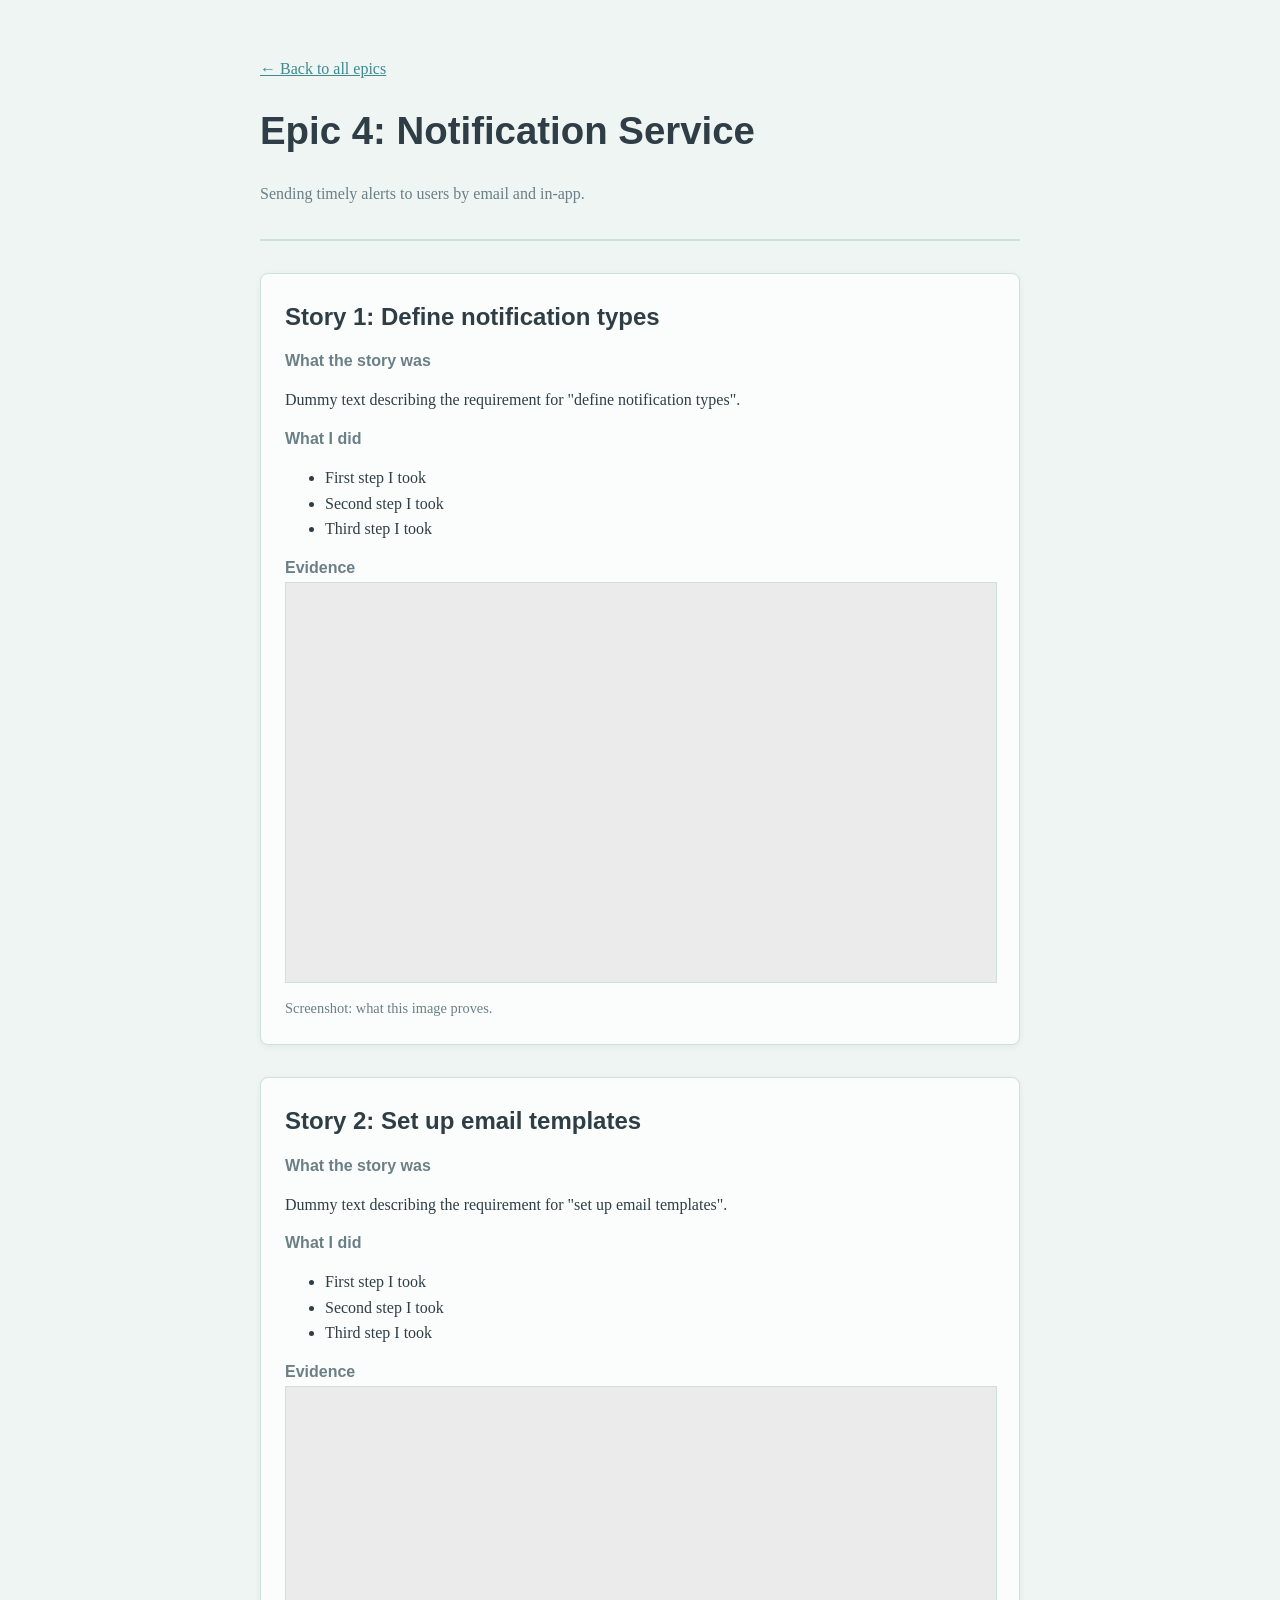
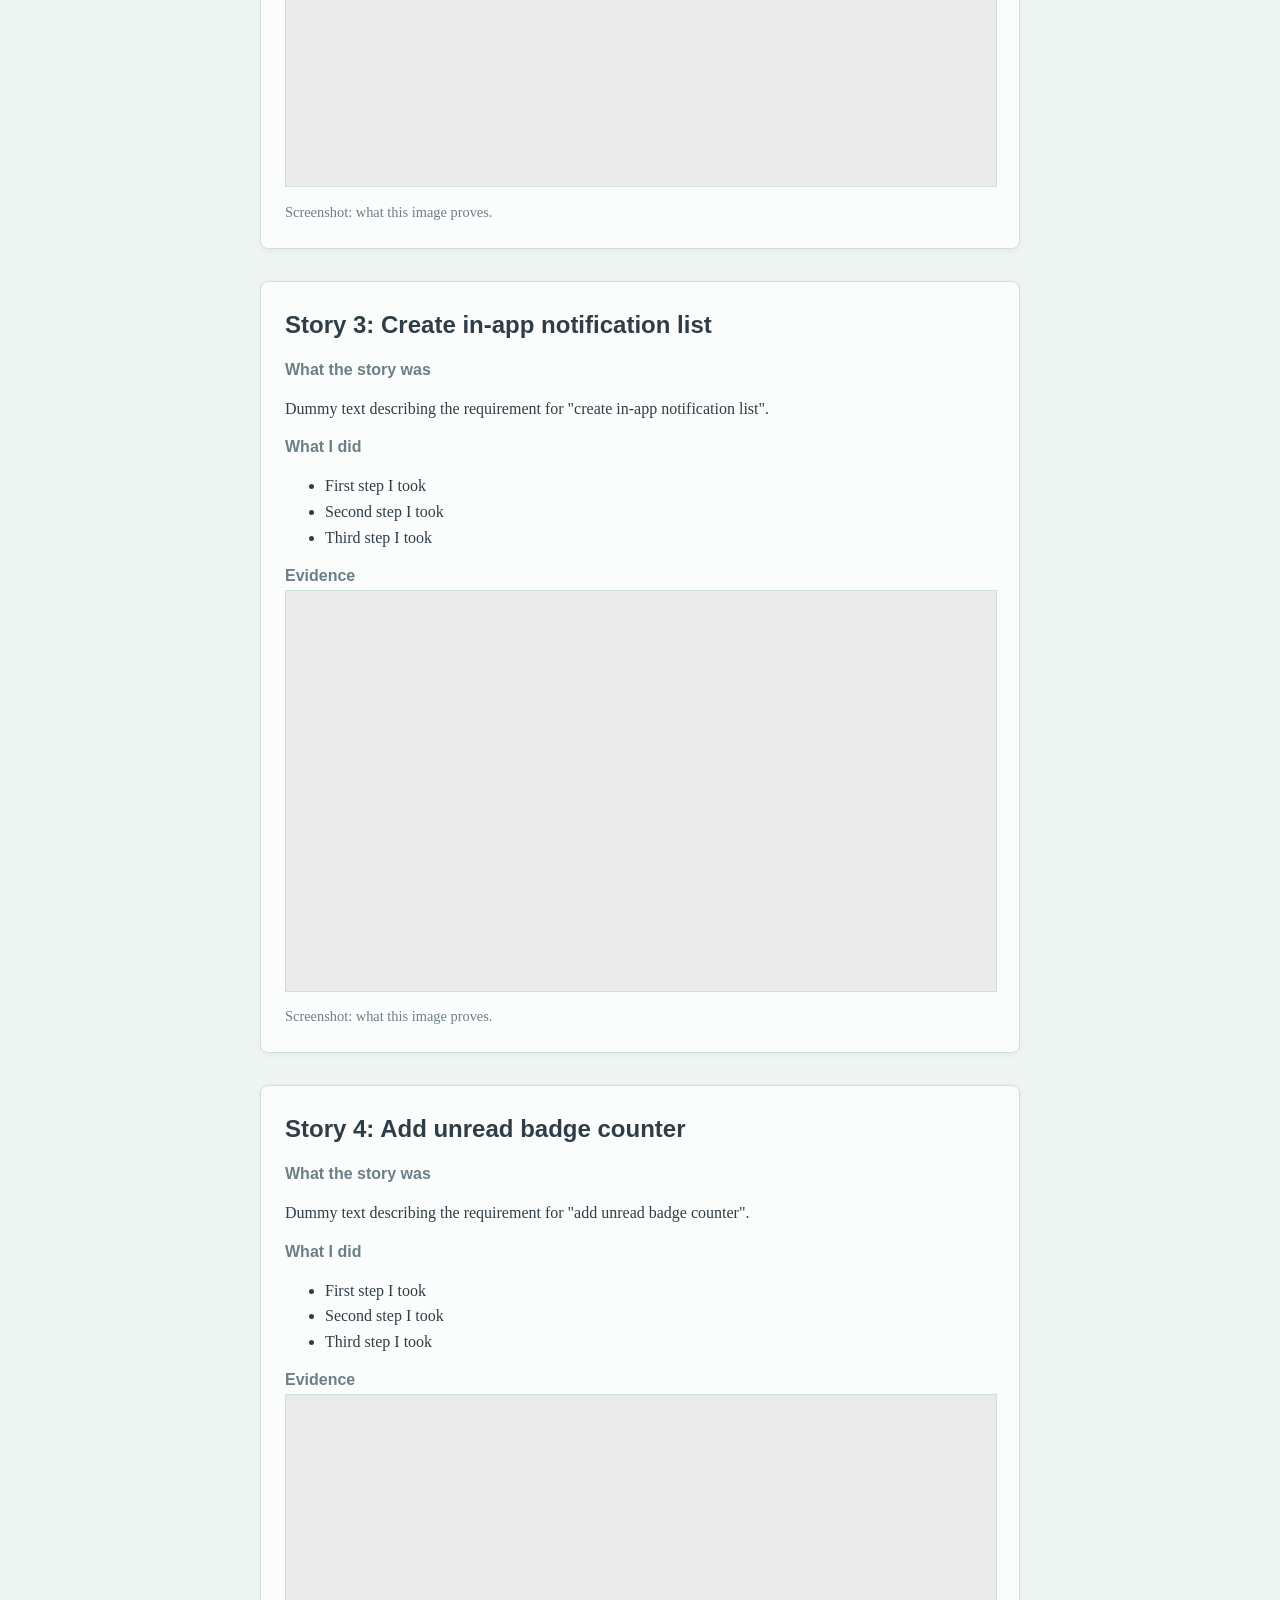
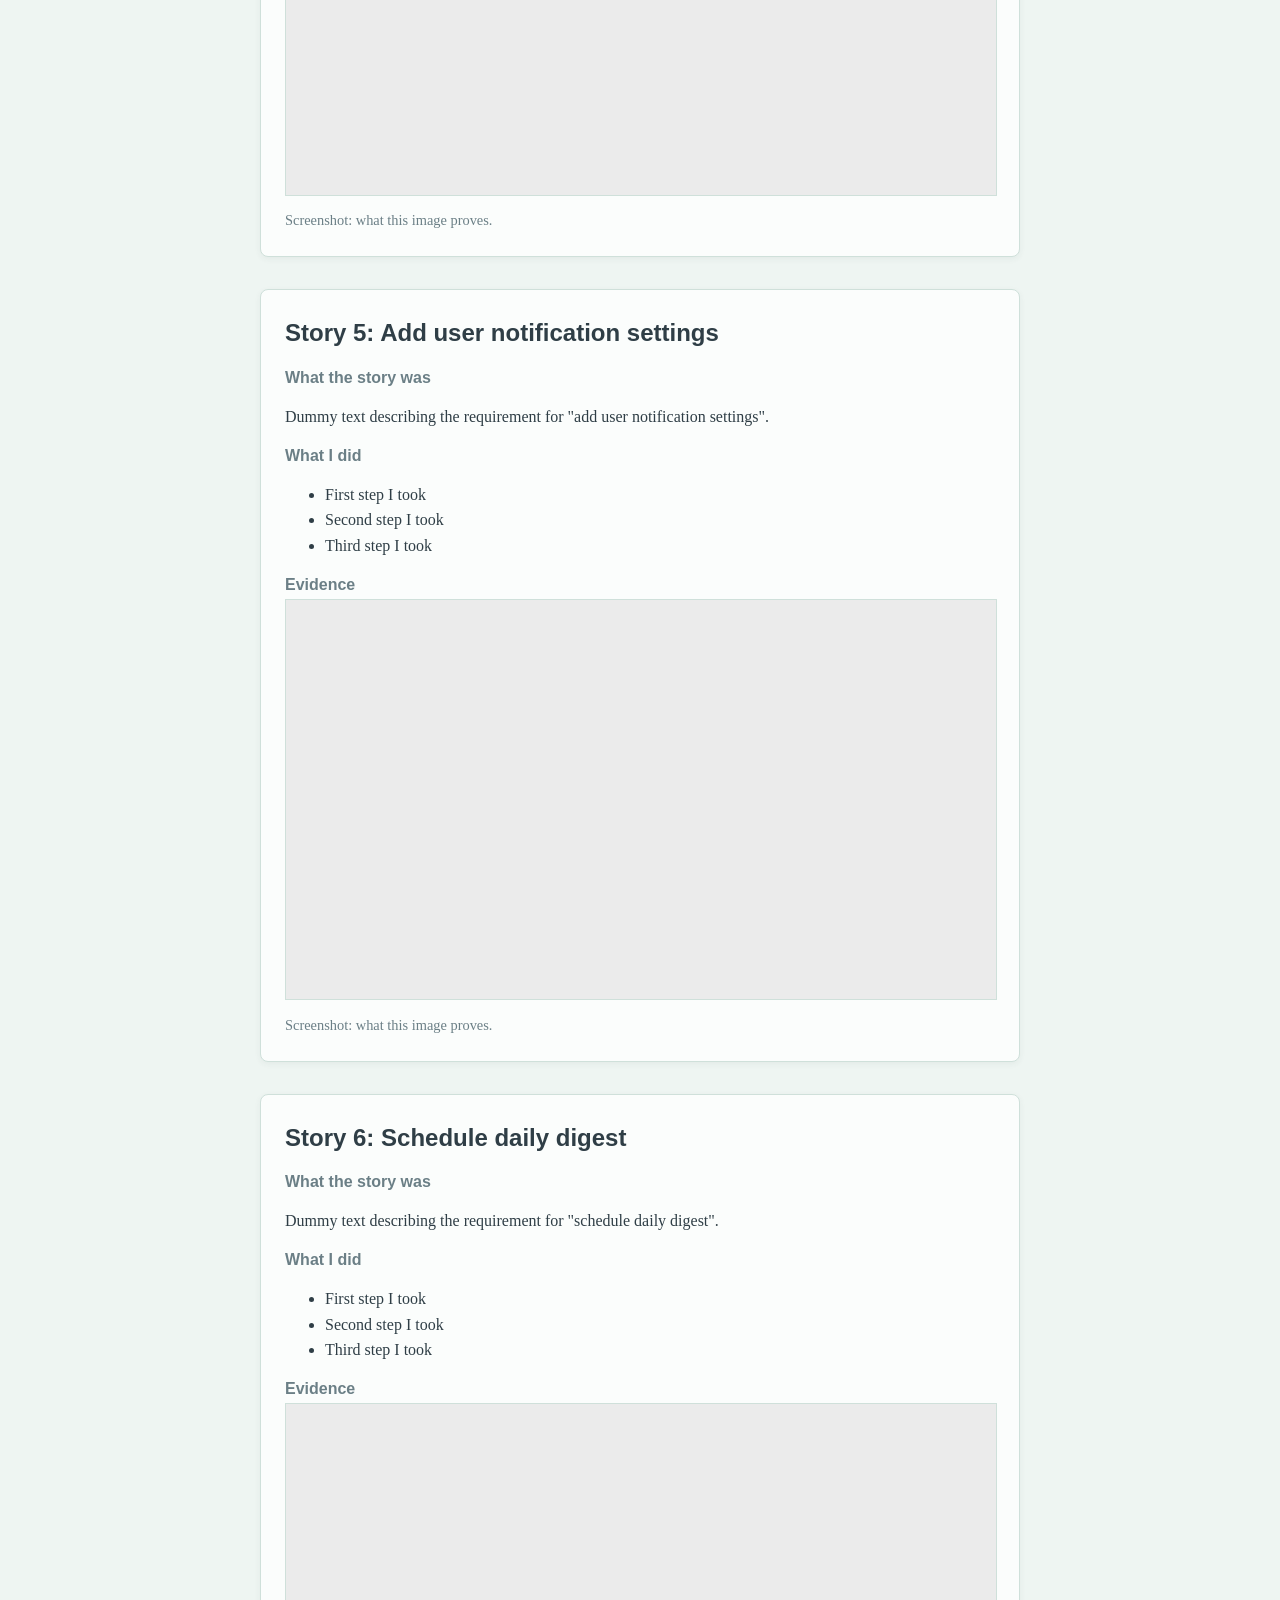
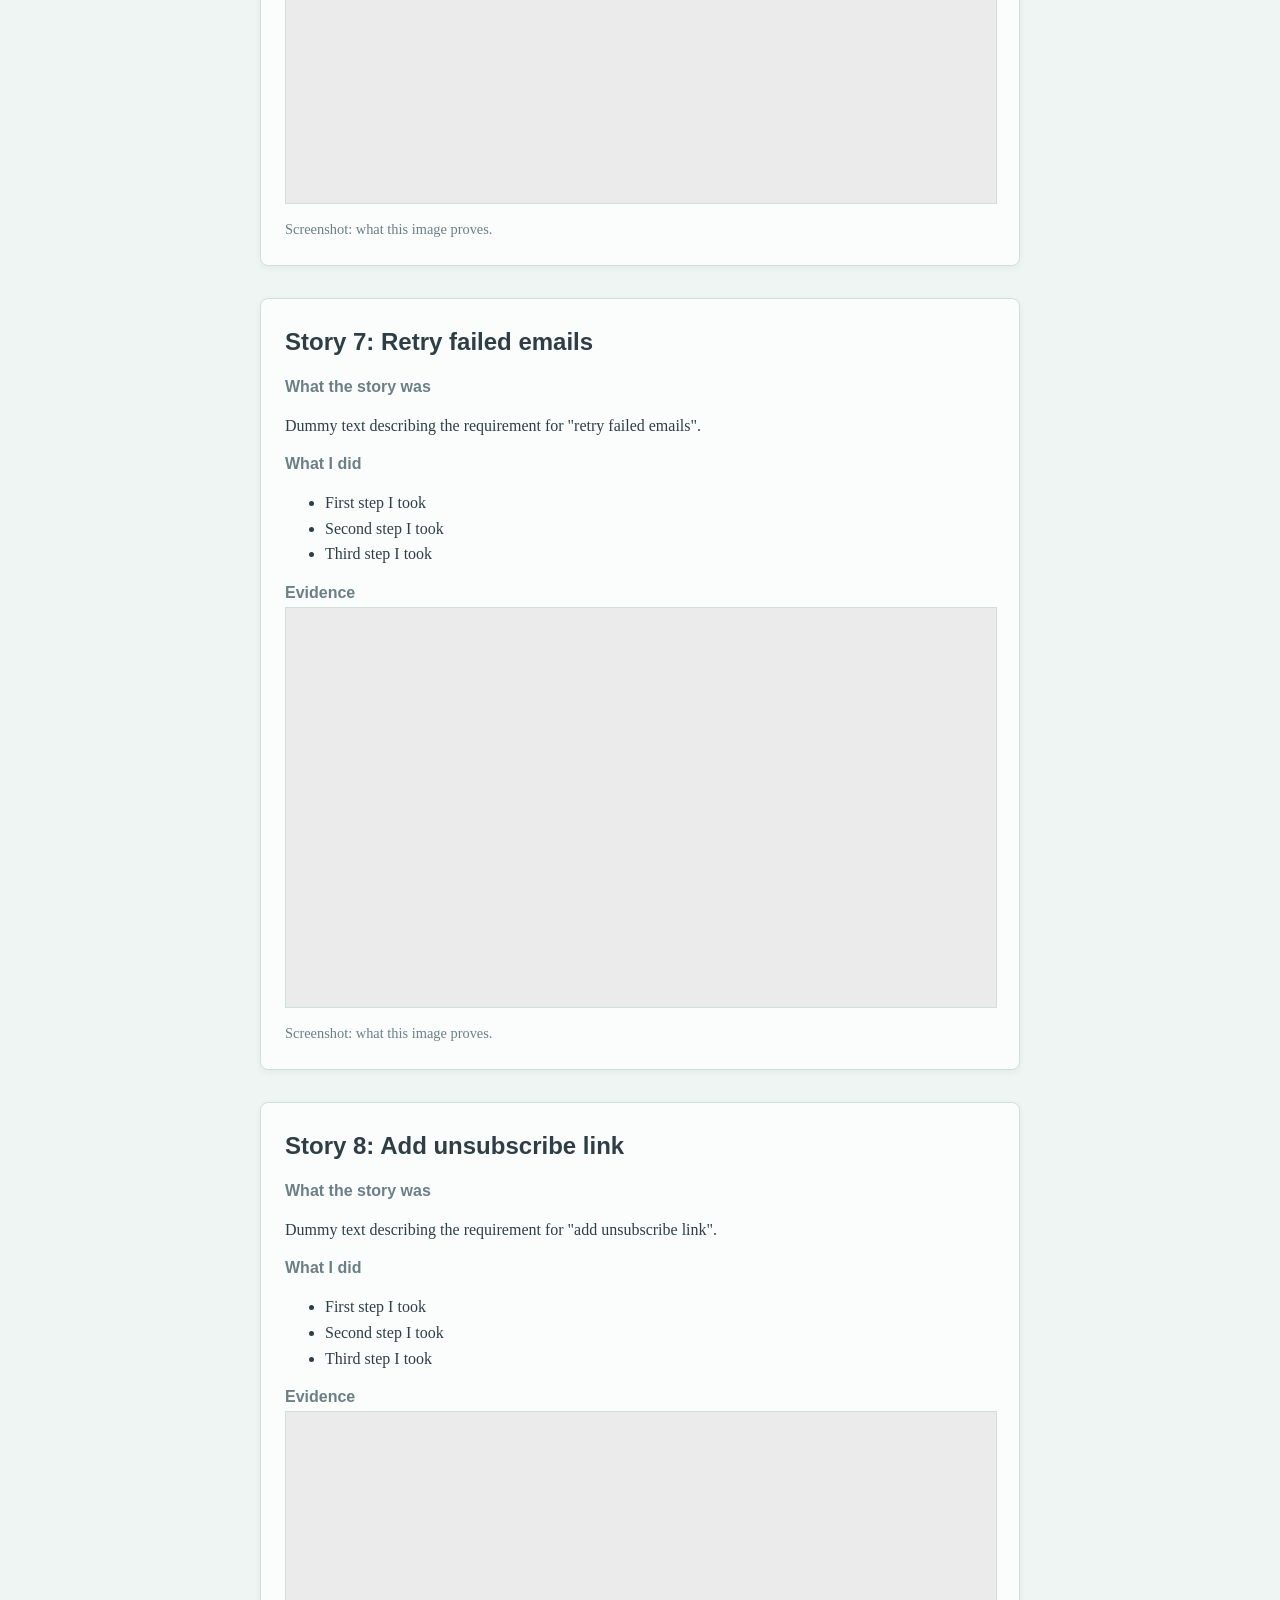
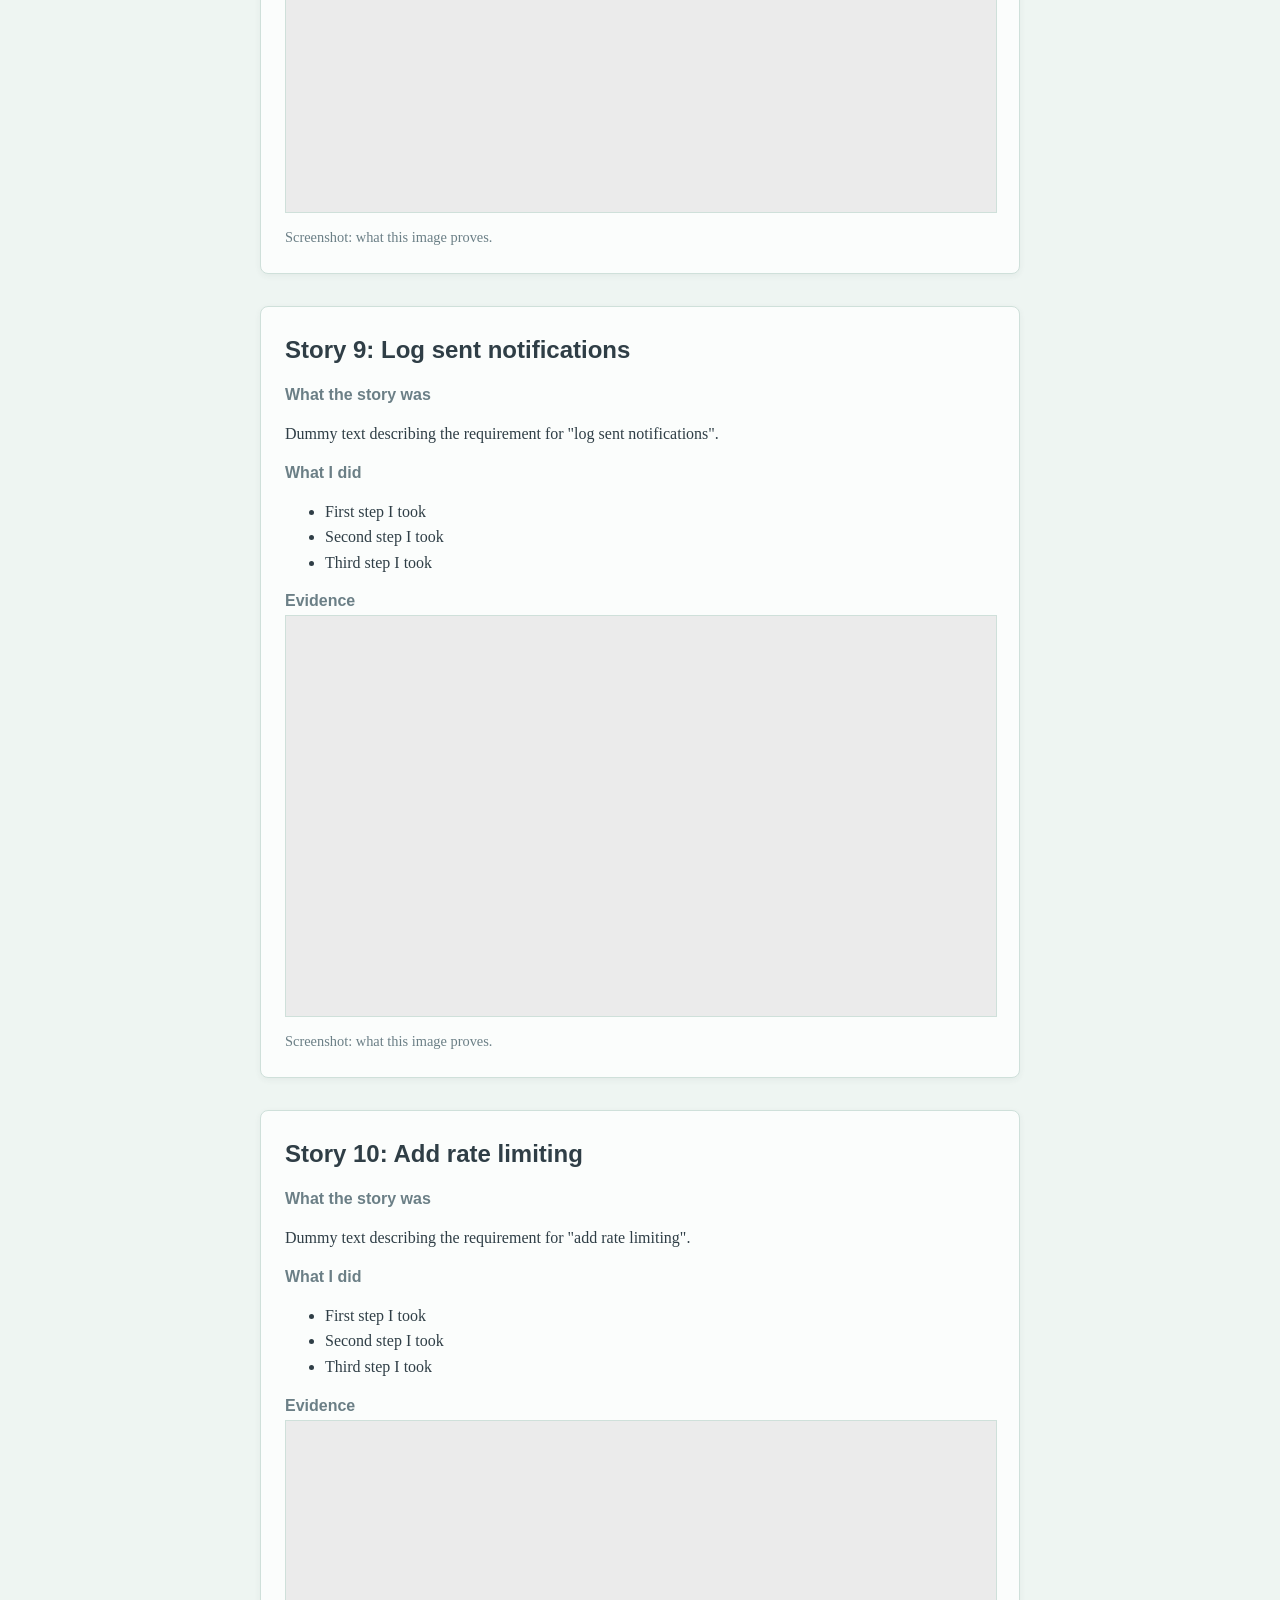
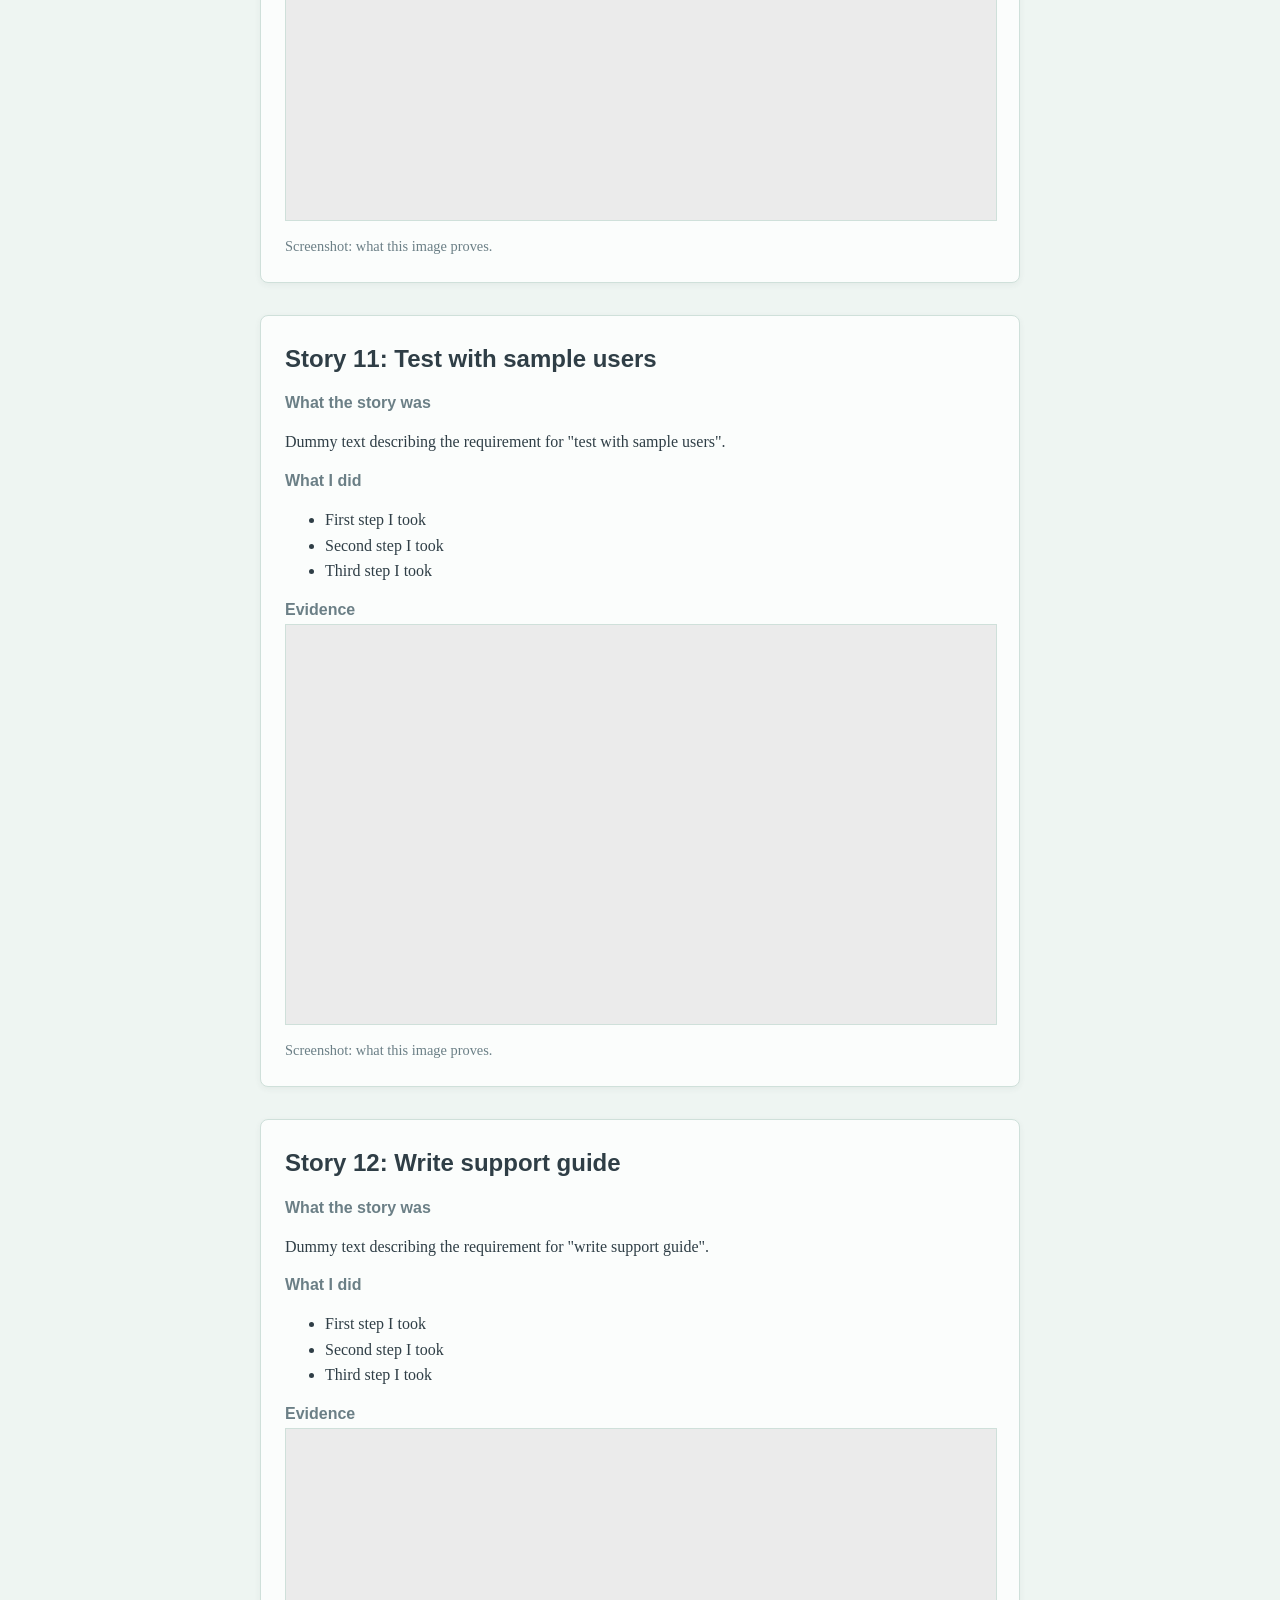
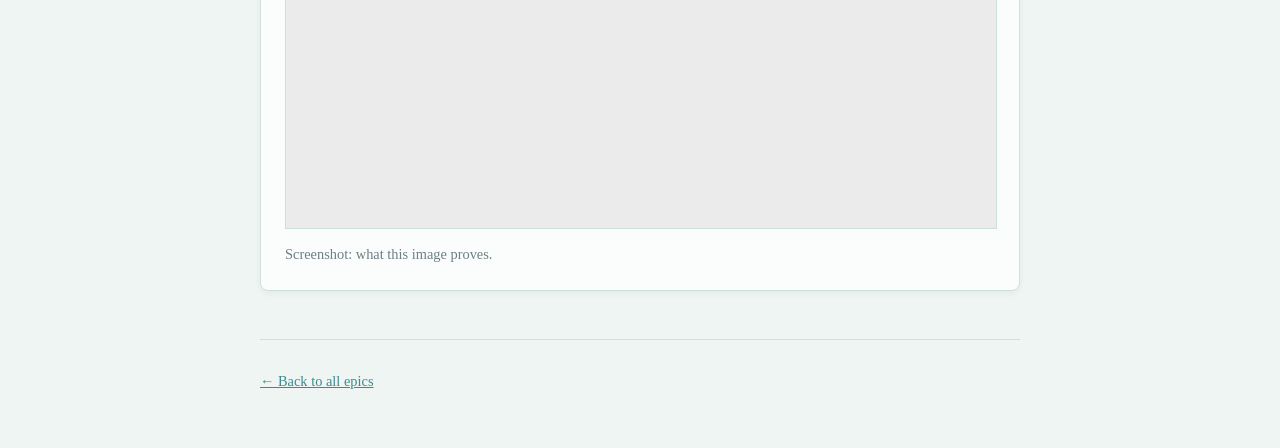
<file: epics/epic-4.html>
<!DOCTYPE html>
<html lang="en">
<head>
  <meta charset="UTF-8">
  <meta name="viewport" content="width=device-width, initial-scale=1">
  <title>Epic 4</title>
  <!-- ../ means "go up one folder", because this page lives inside /epics -->
  <link rel="stylesheet" href="../style.css">
</head>
<body>

  <header>
    <p><a href="../index.html">&larr; Back to all epics</a></p>
    <h1>Epic 4: Notification Service</h1>
    <p>Sending timely alerts to users by email and in-app.</p>
  </header>

  <main>

    <!-- ===== STORY 1 ===== -->
    <article class="story">
      <h2>Story 1: Define notification types</h2>

      <h3>What the story was</h3>
      <p>Dummy text describing the requirement for "define notification types".</p>

      <h3>What I did</h3>
      <ul>
        <li>First step I took</li>
        <li>Second step I took</li>
        <li>Third step I took</li>
      </ul>

      <h3>Evidence</h3>
      <figure>
        <img src="../images/epic4-story1.png" alt="Placeholder screenshot for epic 4, story 1: define notification types">
        <figcaption>Screenshot: what this image proves.</figcaption>
      </figure>
    </article>

    <!-- ===== STORY 2 ===== -->
    <article class="story">
      <h2>Story 2: Set up email templates</h2>

      <h3>What the story was</h3>
      <p>Dummy text describing the requirement for "set up email templates".</p>

      <h3>What I did</h3>
      <ul>
        <li>First step I took</li>
        <li>Second step I took</li>
        <li>Third step I took</li>
      </ul>

      <h3>Evidence</h3>
      <figure>
        <img src="../images/epic4-story2.png" alt="Placeholder screenshot for epic 4, story 2: set up email templates">
        <figcaption>Screenshot: what this image proves.</figcaption>
      </figure>
    </article>

    <!-- ===== STORY 3 ===== -->
    <article class="story">
      <h2>Story 3: Create in-app notification list</h2>

      <h3>What the story was</h3>
      <p>Dummy text describing the requirement for "create in-app notification list".</p>

      <h3>What I did</h3>
      <ul>
        <li>First step I took</li>
        <li>Second step I took</li>
        <li>Third step I took</li>
      </ul>

      <h3>Evidence</h3>
      <figure>
        <img src="../images/epic4-story3.png" alt="Placeholder screenshot for epic 4, story 3: create in-app notification list">
        <figcaption>Screenshot: what this image proves.</figcaption>
      </figure>
    </article>

    <!-- ===== STORY 4 ===== -->
    <article class="story">
      <h2>Story 4: Add unread badge counter</h2>

      <h3>What the story was</h3>
      <p>Dummy text describing the requirement for "add unread badge counter".</p>

      <h3>What I did</h3>
      <ul>
        <li>First step I took</li>
        <li>Second step I took</li>
        <li>Third step I took</li>
      </ul>

      <h3>Evidence</h3>
      <figure>
        <img src="../images/epic4-story4.png" alt="Placeholder screenshot for epic 4, story 4: add unread badge counter">
        <figcaption>Screenshot: what this image proves.</figcaption>
      </figure>
    </article>

    <!-- ===== STORY 5 ===== -->
    <article class="story">
      <h2>Story 5: Add user notification settings</h2>

      <h3>What the story was</h3>
      <p>Dummy text describing the requirement for "add user notification settings".</p>

      <h3>What I did</h3>
      <ul>
        <li>First step I took</li>
        <li>Second step I took</li>
        <li>Third step I took</li>
      </ul>

      <h3>Evidence</h3>
      <figure>
        <img src="../images/epic4-story5.png" alt="Placeholder screenshot for epic 4, story 5: add user notification settings">
        <figcaption>Screenshot: what this image proves.</figcaption>
      </figure>
    </article>

    <!-- ===== STORY 6 ===== -->
    <article class="story">
      <h2>Story 6: Schedule daily digest</h2>

      <h3>What the story was</h3>
      <p>Dummy text describing the requirement for "schedule daily digest".</p>

      <h3>What I did</h3>
      <ul>
        <li>First step I took</li>
        <li>Second step I took</li>
        <li>Third step I took</li>
      </ul>

      <h3>Evidence</h3>
      <figure>
        <img src="../images/epic4-story6.png" alt="Placeholder screenshot for epic 4, story 6: schedule daily digest">
        <figcaption>Screenshot: what this image proves.</figcaption>
      </figure>
    </article>

    <!-- ===== STORY 7 ===== -->
    <article class="story">
      <h2>Story 7: Retry failed emails</h2>

      <h3>What the story was</h3>
      <p>Dummy text describing the requirement for "retry failed emails".</p>

      <h3>What I did</h3>
      <ul>
        <li>First step I took</li>
        <li>Second step I took</li>
        <li>Third step I took</li>
      </ul>

      <h3>Evidence</h3>
      <figure>
        <img src="../images/epic4-story7.png" alt="Placeholder screenshot for epic 4, story 7: retry failed emails">
        <figcaption>Screenshot: what this image proves.</figcaption>
      </figure>
    </article>

    <!-- ===== STORY 8 ===== -->
    <article class="story">
      <h2>Story 8: Add unsubscribe link</h2>

      <h3>What the story was</h3>
      <p>Dummy text describing the requirement for "add unsubscribe link".</p>

      <h3>What I did</h3>
      <ul>
        <li>First step I took</li>
        <li>Second step I took</li>
        <li>Third step I took</li>
      </ul>

      <h3>Evidence</h3>
      <figure>
        <img src="../images/epic4-story8.png" alt="Placeholder screenshot for epic 4, story 8: add unsubscribe link">
        <figcaption>Screenshot: what this image proves.</figcaption>
      </figure>
    </article>

    <!-- ===== STORY 9 ===== -->
    <article class="story">
      <h2>Story 9: Log sent notifications</h2>

      <h3>What the story was</h3>
      <p>Dummy text describing the requirement for "log sent notifications".</p>

      <h3>What I did</h3>
      <ul>
        <li>First step I took</li>
        <li>Second step I took</li>
        <li>Third step I took</li>
      </ul>

      <h3>Evidence</h3>
      <figure>
        <img src="../images/epic4-story9.png" alt="Placeholder screenshot for epic 4, story 9: log sent notifications">
        <figcaption>Screenshot: what this image proves.</figcaption>
      </figure>
    </article>

    <!-- ===== STORY 10 ===== -->
    <article class="story">
      <h2>Story 10: Add rate limiting</h2>

      <h3>What the story was</h3>
      <p>Dummy text describing the requirement for "add rate limiting".</p>

      <h3>What I did</h3>
      <ul>
        <li>First step I took</li>
        <li>Second step I took</li>
        <li>Third step I took</li>
      </ul>

      <h3>Evidence</h3>
      <figure>
        <img src="../images/epic4-story10.png" alt="Placeholder screenshot for epic 4, story 10: add rate limiting">
        <figcaption>Screenshot: what this image proves.</figcaption>
      </figure>
    </article>

    <!-- ===== STORY 11 ===== -->
    <article class="story">
      <h2>Story 11: Test with sample users</h2>

      <h3>What the story was</h3>
      <p>Dummy text describing the requirement for "test with sample users".</p>

      <h3>What I did</h3>
      <ul>
        <li>First step I took</li>
        <li>Second step I took</li>
        <li>Third step I took</li>
      </ul>

      <h3>Evidence</h3>
      <figure>
        <img src="../images/epic4-story11.png" alt="Placeholder screenshot for epic 4, story 11: test with sample users">
        <figcaption>Screenshot: what this image proves.</figcaption>
      </figure>
    </article>

    <!-- ===== STORY 12 ===== -->
    <article class="story">
      <h2>Story 12: Write support guide</h2>

      <h3>What the story was</h3>
      <p>Dummy text describing the requirement for "write support guide".</p>

      <h3>What I did</h3>
      <ul>
        <li>First step I took</li>
        <li>Second step I took</li>
        <li>Third step I took</li>
      </ul>

      <h3>Evidence</h3>
      <figure>
        <img src="../images/epic4-story12.png" alt="Placeholder screenshot for epic 4, story 12: write support guide">
        <figcaption>Screenshot: what this image proves.</figcaption>
      </figure>
    </article>

    <!-- To add a story, copy a whole <article>...</article> block and paste it below -->

  </main>

  <footer>
    <p><a href="../index.html">&larr; Back to all epics</a></p>
  </footer>

</body>
</html>
</file>
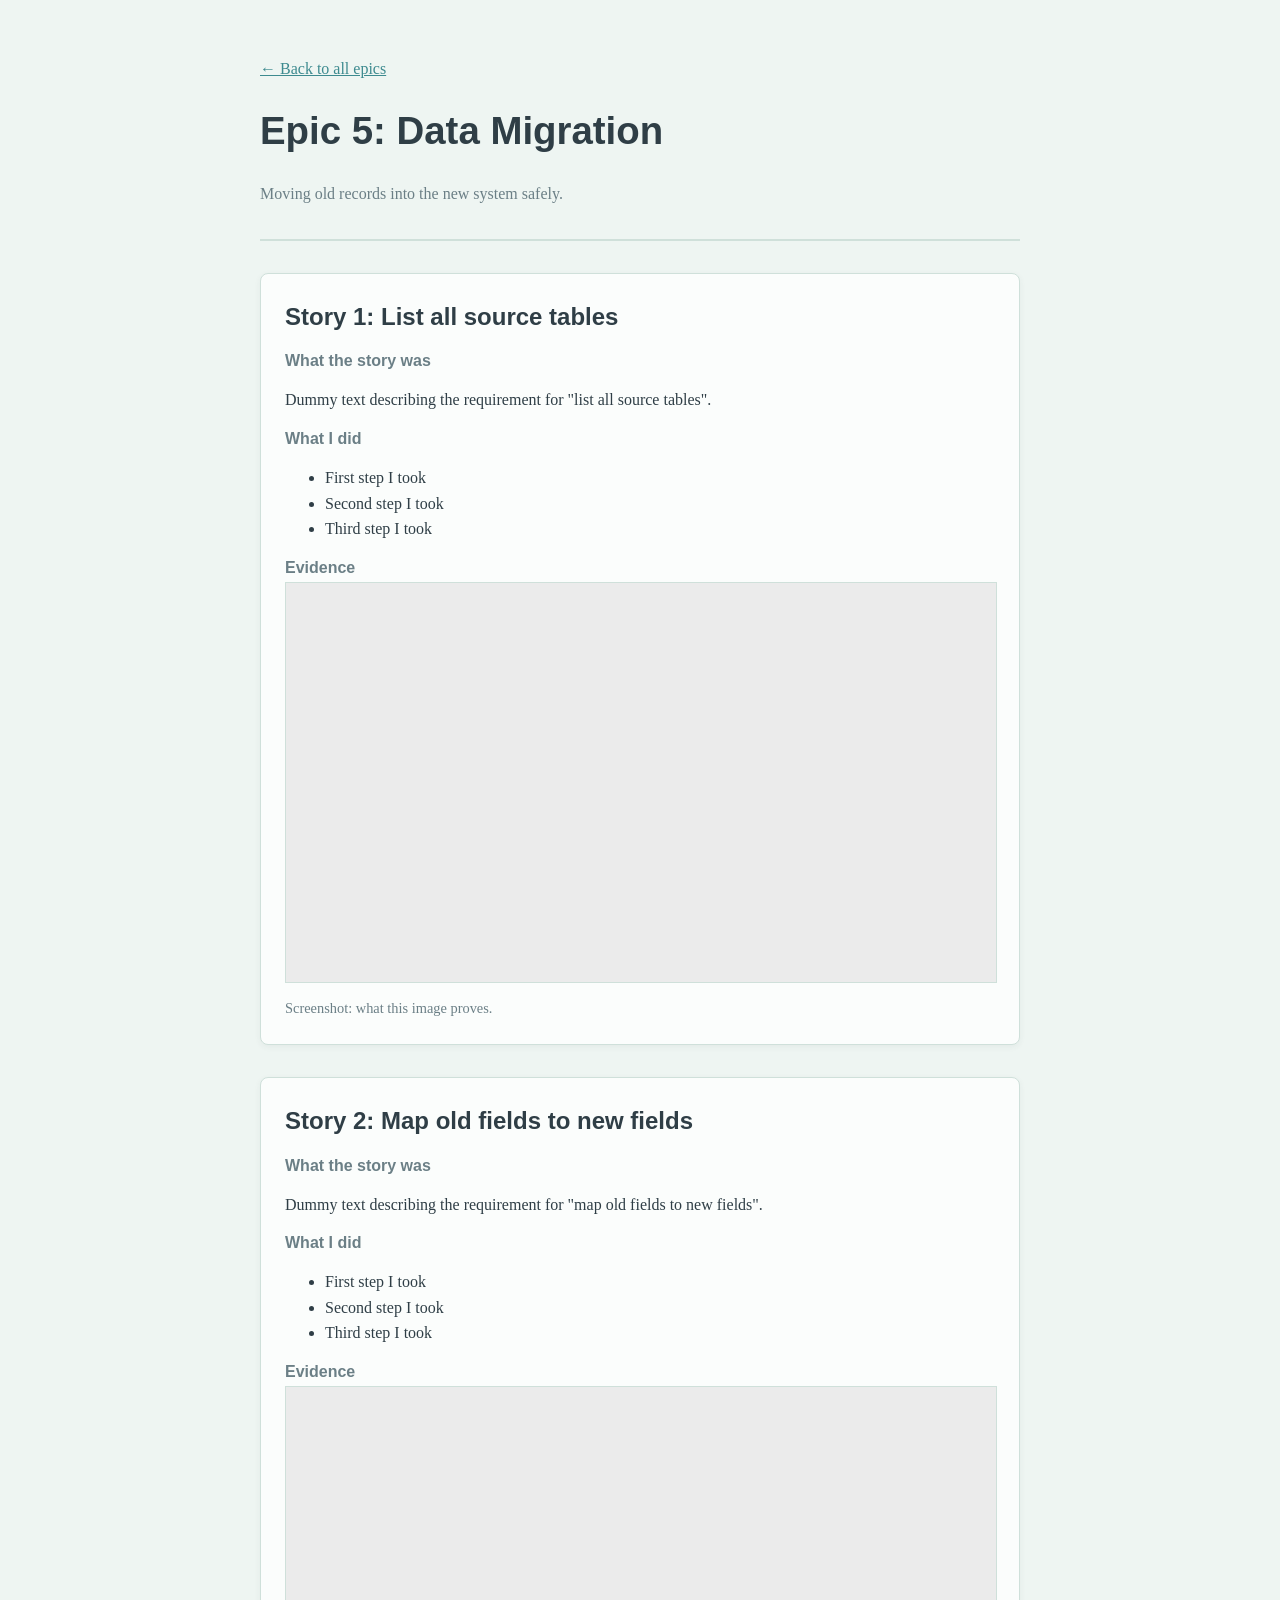
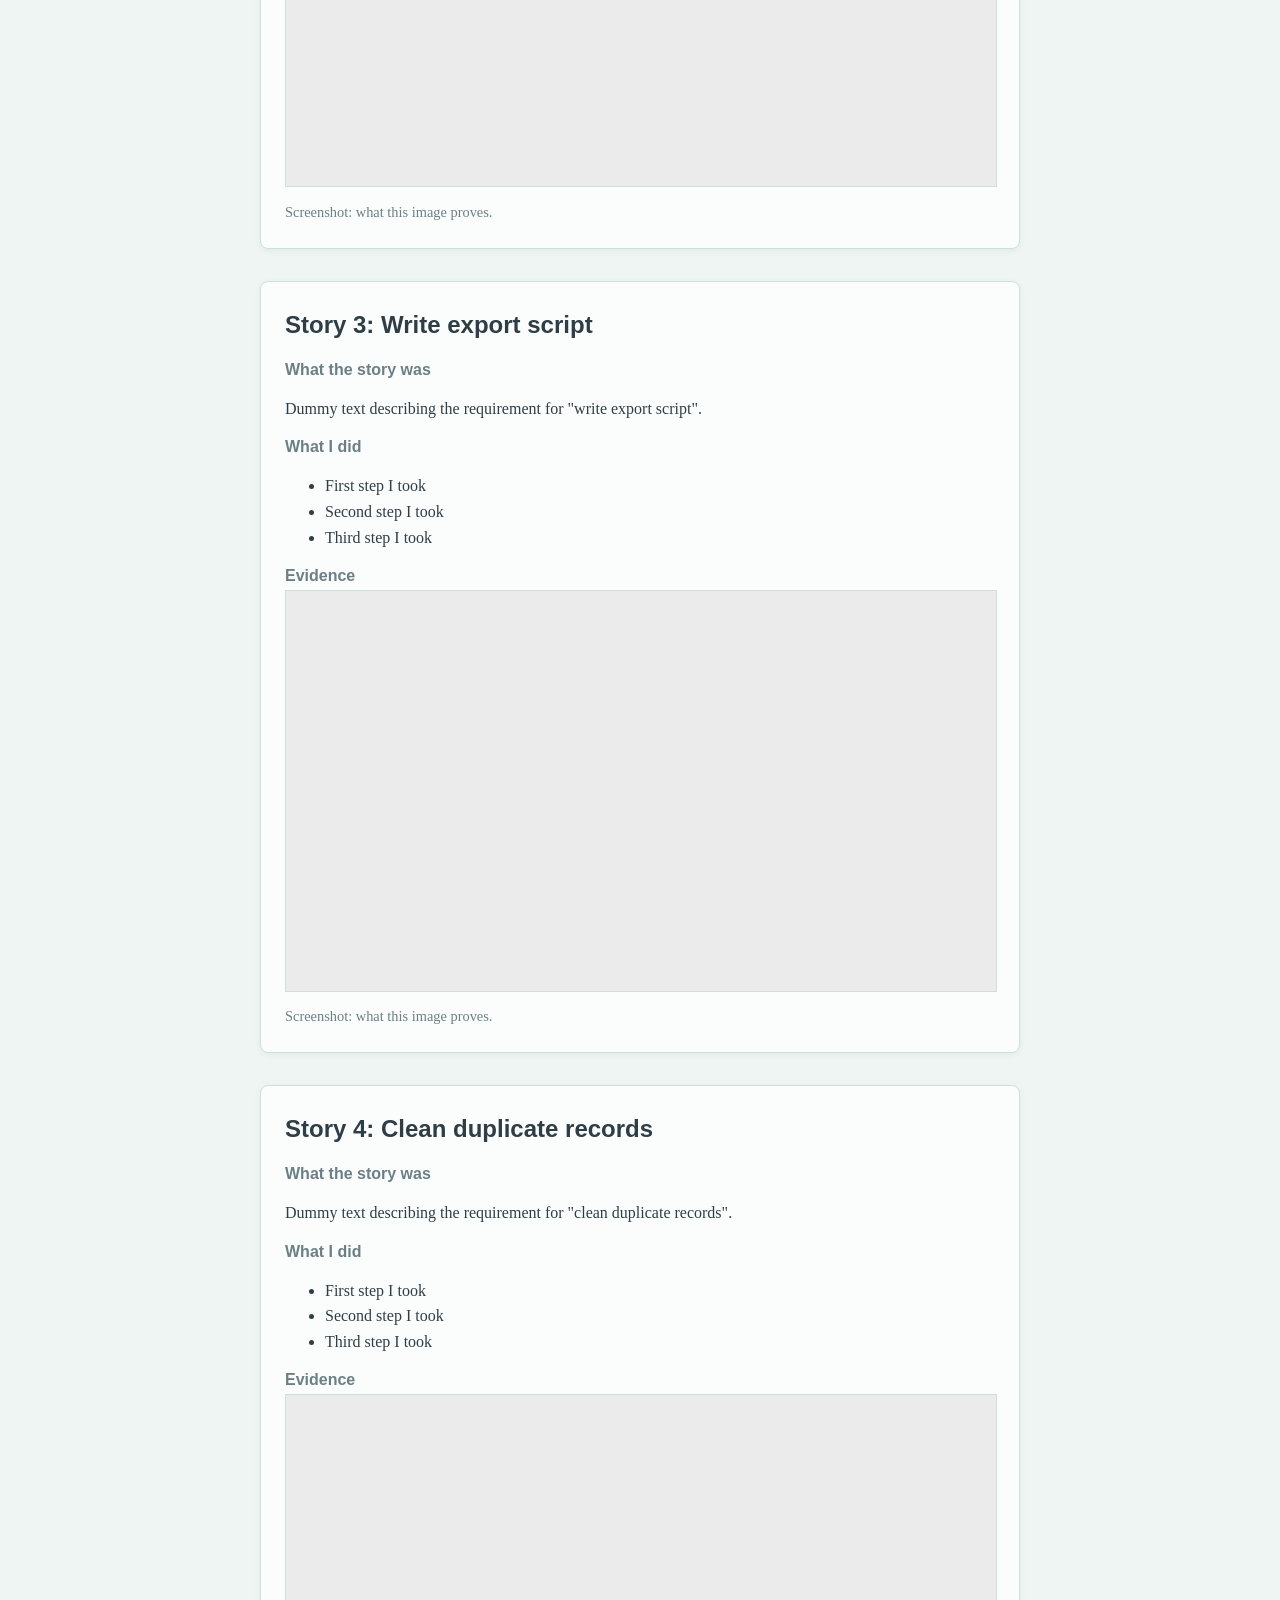
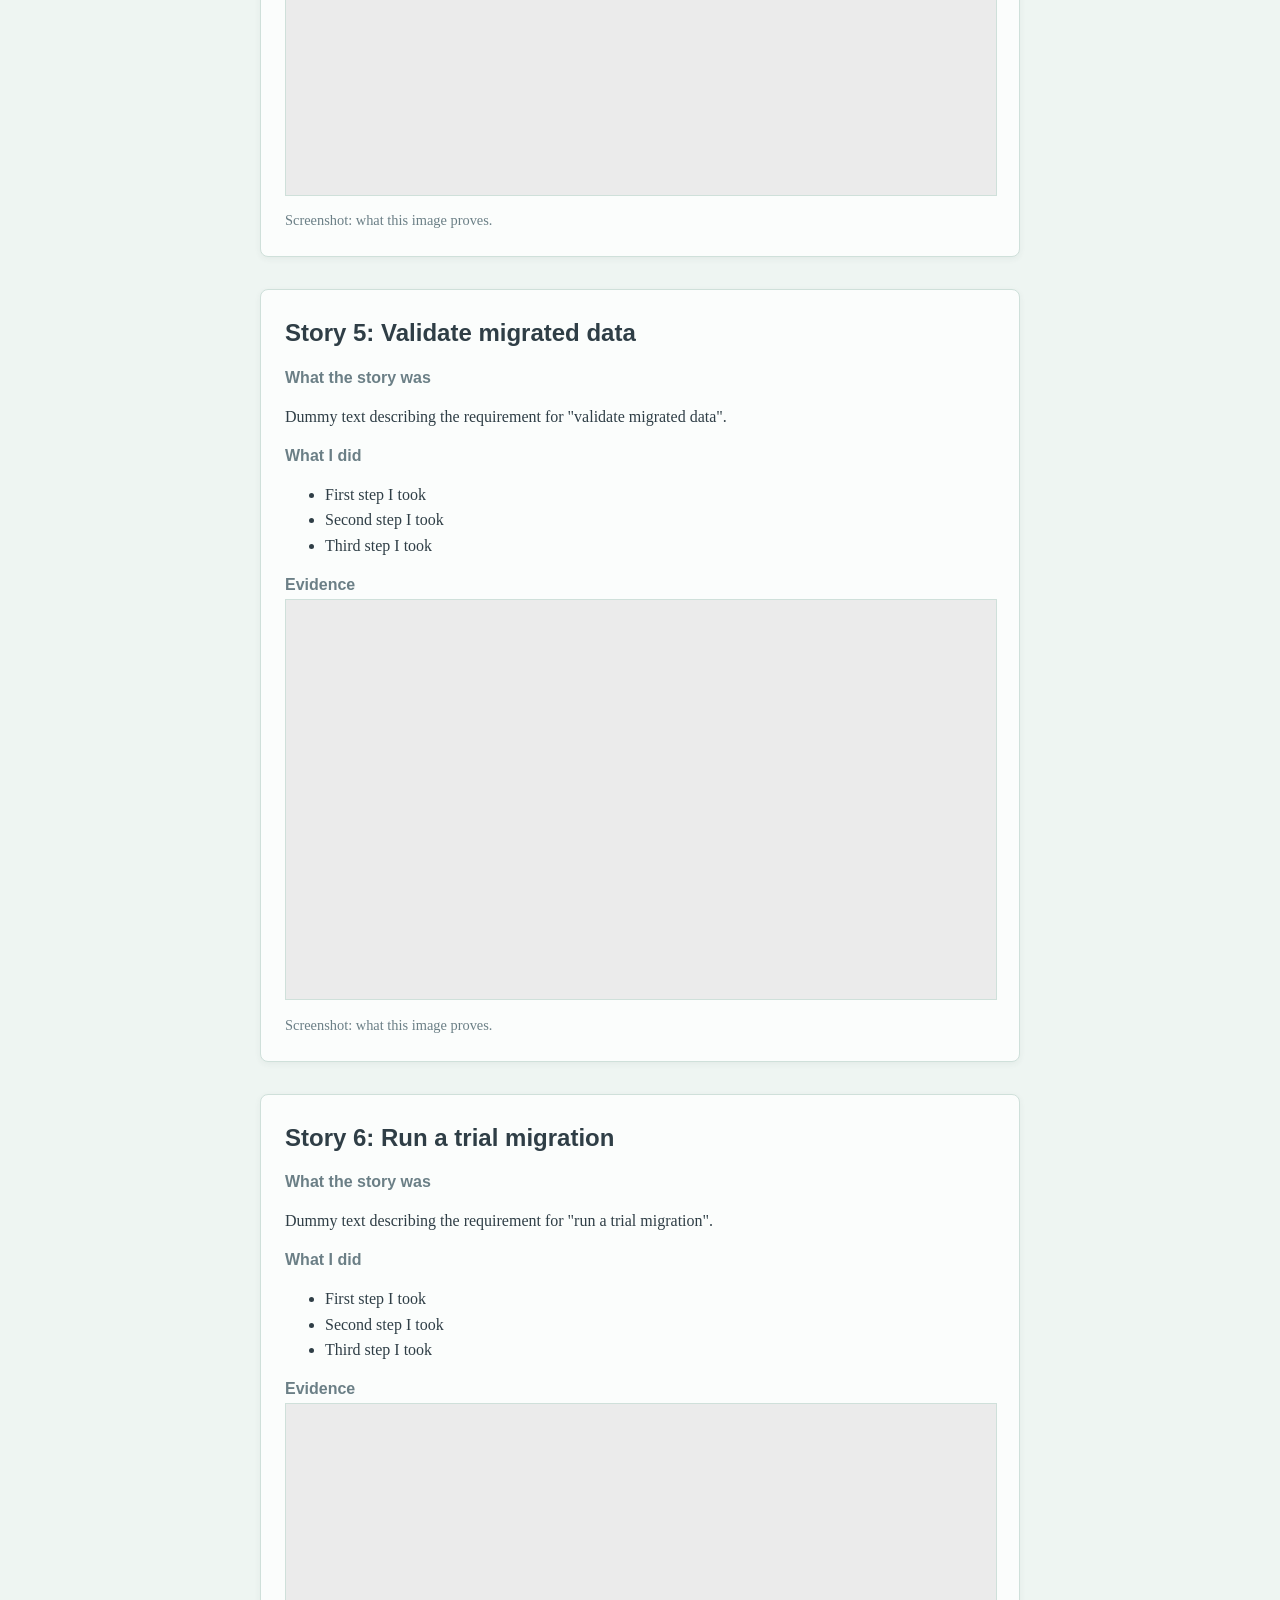
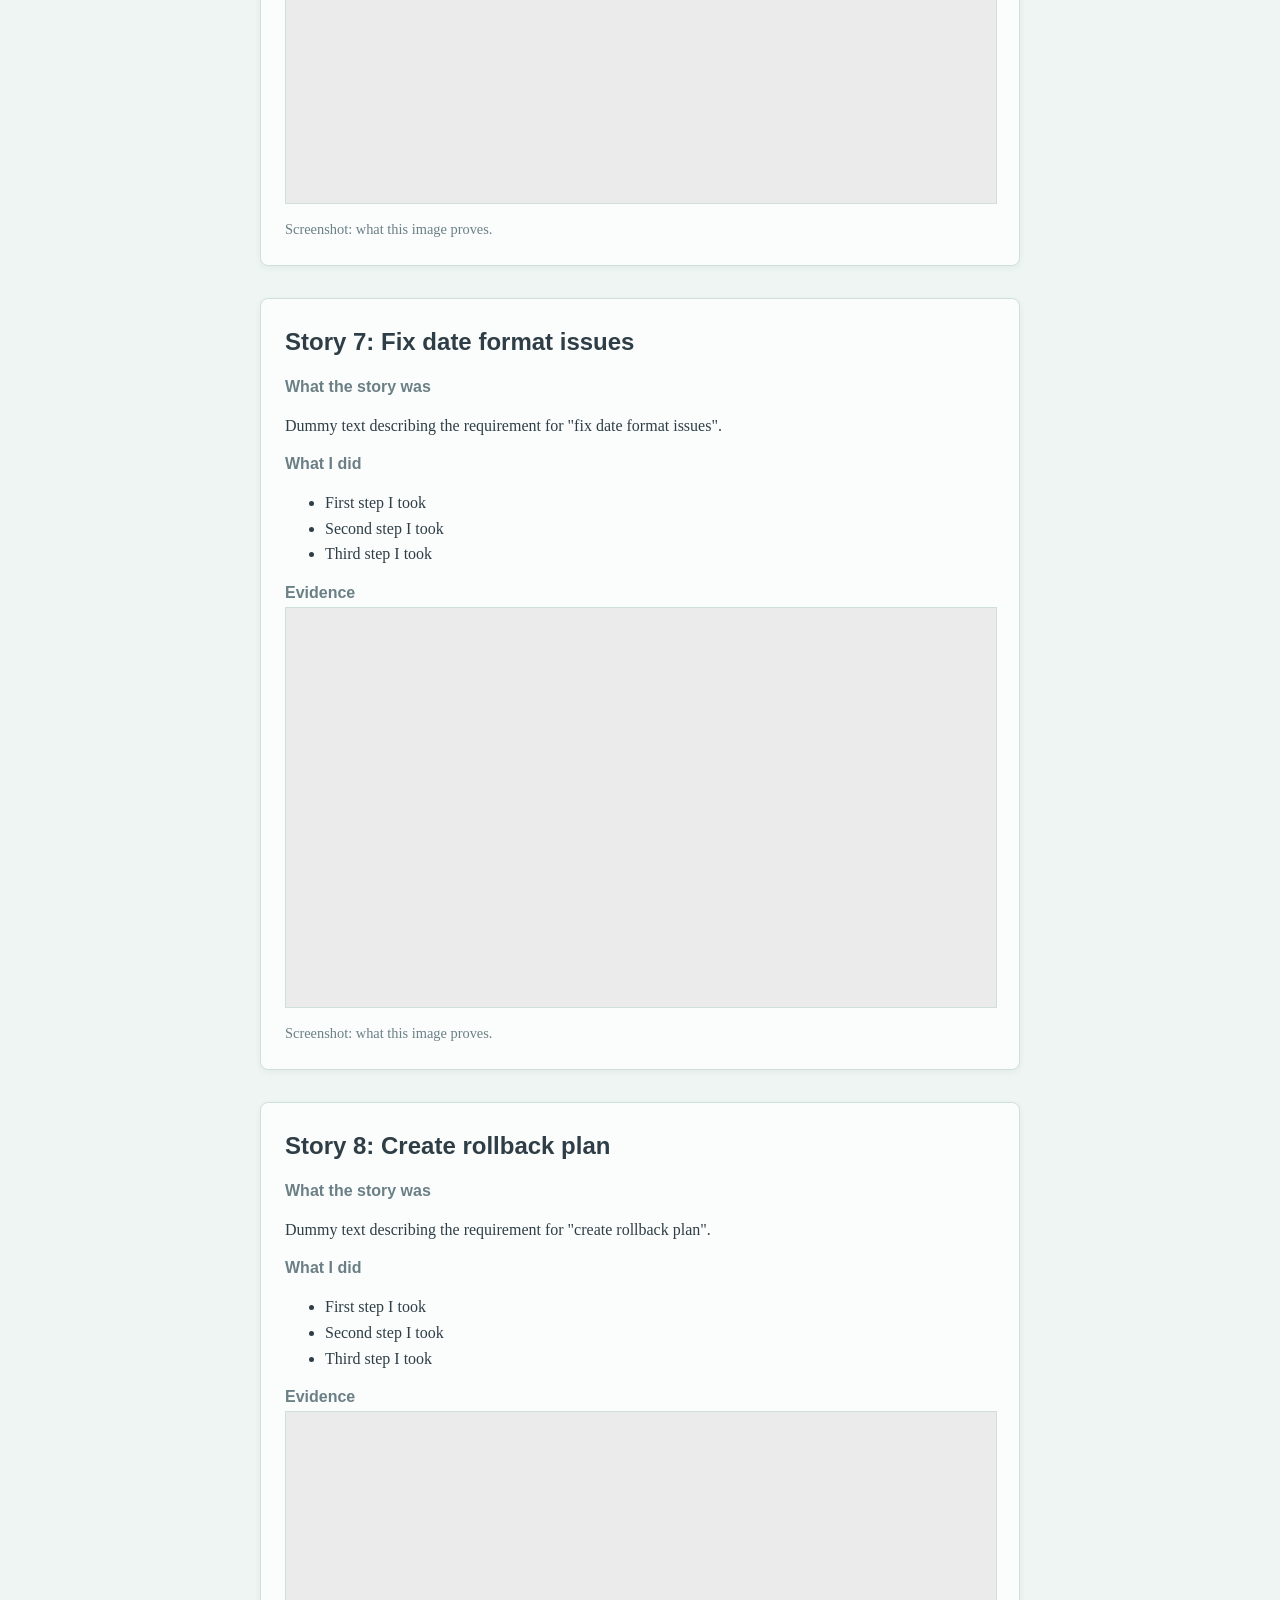
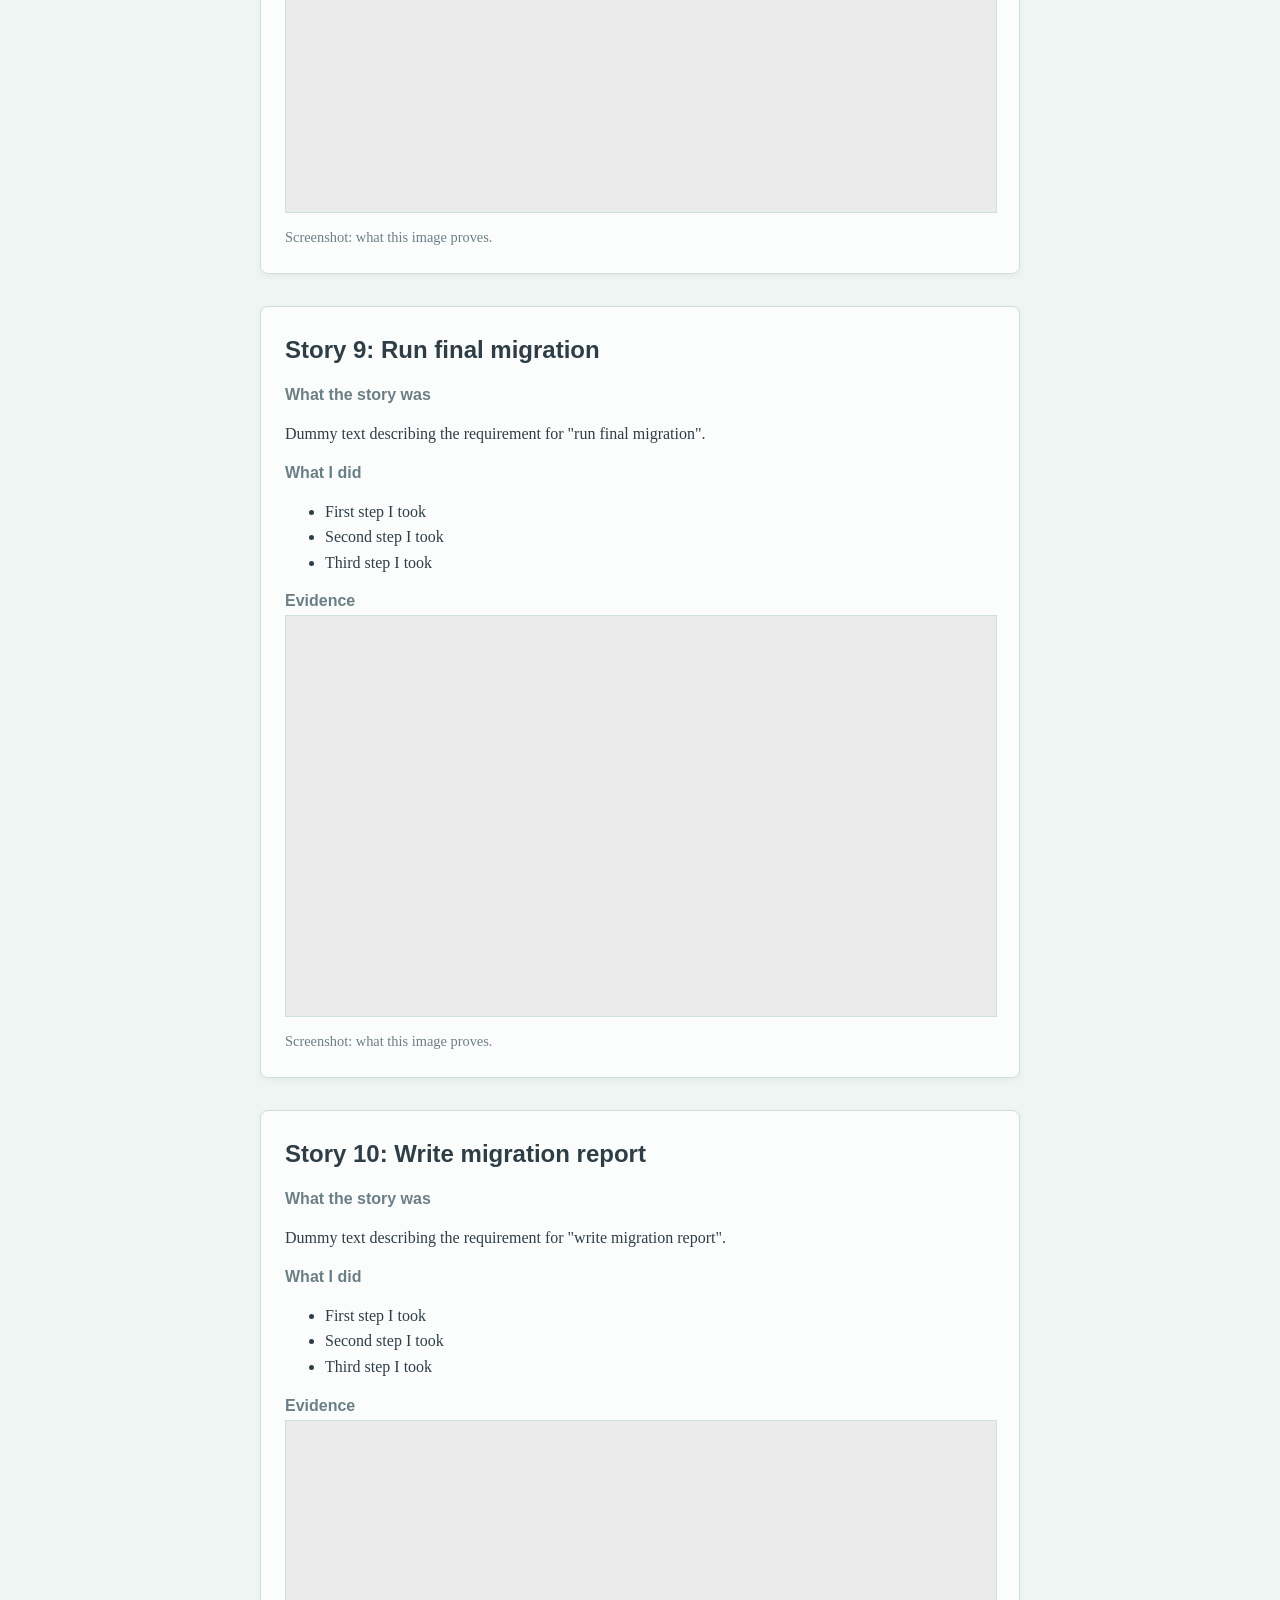
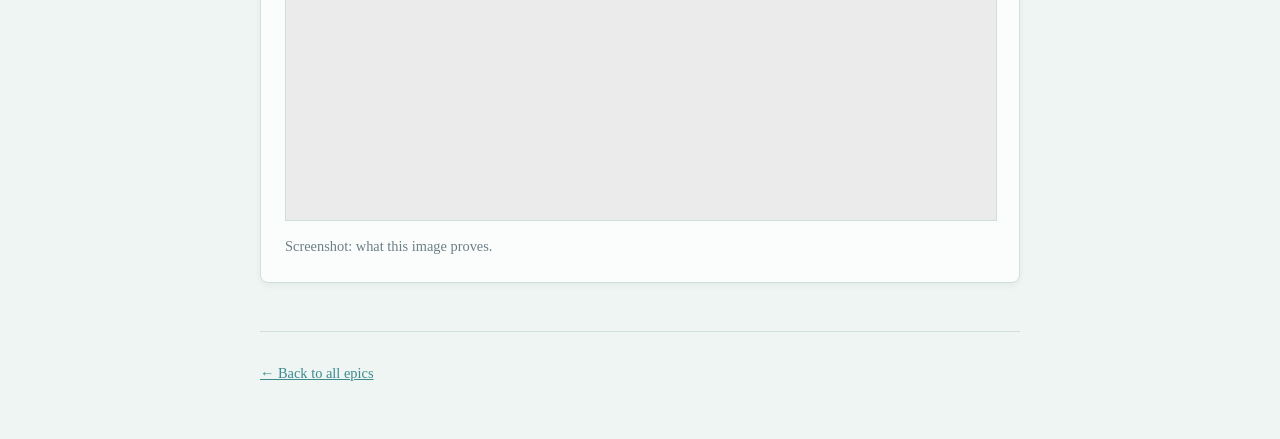
<file: epics/epic-5.html>
<!DOCTYPE html>
<html lang="en">
<head>
  <meta charset="UTF-8">
  <meta name="viewport" content="width=device-width, initial-scale=1">
  <title>Epic 5</title>
  <!-- ../ means "go up one folder", because this page lives inside /epics -->
  <link rel="stylesheet" href="../style.css">
</head>
<body>

  <header>
    <p><a href="../index.html">&larr; Back to all epics</a></p>
    <h1>Epic 5: Data Migration</h1>
    <p>Moving old records into the new system safely.</p>
  </header>

  <main>

    <!-- ===== STORY 1 ===== -->
    <article class="story">
      <h2>Story 1: List all source tables</h2>

      <h3>What the story was</h3>
      <p>Dummy text describing the requirement for "list all source tables".</p>

      <h3>What I did</h3>
      <ul>
        <li>First step I took</li>
        <li>Second step I took</li>
        <li>Third step I took</li>
      </ul>

      <h3>Evidence</h3>
      <figure>
        <img src="../images/epic5-story1.png" alt="Placeholder screenshot for epic 5, story 1: list all source tables">
        <figcaption>Screenshot: what this image proves.</figcaption>
      </figure>
    </article>

    <!-- ===== STORY 2 ===== -->
    <article class="story">
      <h2>Story 2: Map old fields to new fields</h2>

      <h3>What the story was</h3>
      <p>Dummy text describing the requirement for "map old fields to new fields".</p>

      <h3>What I did</h3>
      <ul>
        <li>First step I took</li>
        <li>Second step I took</li>
        <li>Third step I took</li>
      </ul>

      <h3>Evidence</h3>
      <figure>
        <img src="../images/epic5-story2.png" alt="Placeholder screenshot for epic 5, story 2: map old fields to new fields">
        <figcaption>Screenshot: what this image proves.</figcaption>
      </figure>
    </article>

    <!-- ===== STORY 3 ===== -->
    <article class="story">
      <h2>Story 3: Write export script</h2>

      <h3>What the story was</h3>
      <p>Dummy text describing the requirement for "write export script".</p>

      <h3>What I did</h3>
      <ul>
        <li>First step I took</li>
        <li>Second step I took</li>
        <li>Third step I took</li>
      </ul>

      <h3>Evidence</h3>
      <figure>
        <img src="../images/epic5-story3.png" alt="Placeholder screenshot for epic 5, story 3: write export script">
        <figcaption>Screenshot: what this image proves.</figcaption>
      </figure>
    </article>

    <!-- ===== STORY 4 ===== -->
    <article class="story">
      <h2>Story 4: Clean duplicate records</h2>

      <h3>What the story was</h3>
      <p>Dummy text describing the requirement for "clean duplicate records".</p>

      <h3>What I did</h3>
      <ul>
        <li>First step I took</li>
        <li>Second step I took</li>
        <li>Third step I took</li>
      </ul>

      <h3>Evidence</h3>
      <figure>
        <img src="../images/epic5-story4.png" alt="Placeholder screenshot for epic 5, story 4: clean duplicate records">
        <figcaption>Screenshot: what this image proves.</figcaption>
      </figure>
    </article>

    <!-- ===== STORY 5 ===== -->
    <article class="story">
      <h2>Story 5: Validate migrated data</h2>

      <h3>What the story was</h3>
      <p>Dummy text describing the requirement for "validate migrated data".</p>

      <h3>What I did</h3>
      <ul>
        <li>First step I took</li>
        <li>Second step I took</li>
        <li>Third step I took</li>
      </ul>

      <h3>Evidence</h3>
      <figure>
        <img src="../images/epic5-story5.png" alt="Placeholder screenshot for epic 5, story 5: validate migrated data">
        <figcaption>Screenshot: what this image proves.</figcaption>
      </figure>
    </article>

    <!-- ===== STORY 6 ===== -->
    <article class="story">
      <h2>Story 6: Run a trial migration</h2>

      <h3>What the story was</h3>
      <p>Dummy text describing the requirement for "run a trial migration".</p>

      <h3>What I did</h3>
      <ul>
        <li>First step I took</li>
        <li>Second step I took</li>
        <li>Third step I took</li>
      </ul>

      <h3>Evidence</h3>
      <figure>
        <img src="../images/epic5-story6.png" alt="Placeholder screenshot for epic 5, story 6: run a trial migration">
        <figcaption>Screenshot: what this image proves.</figcaption>
      </figure>
    </article>

    <!-- ===== STORY 7 ===== -->
    <article class="story">
      <h2>Story 7: Fix date format issues</h2>

      <h3>What the story was</h3>
      <p>Dummy text describing the requirement for "fix date format issues".</p>

      <h3>What I did</h3>
      <ul>
        <li>First step I took</li>
        <li>Second step I took</li>
        <li>Third step I took</li>
      </ul>

      <h3>Evidence</h3>
      <figure>
        <img src="../images/epic5-story7.png" alt="Placeholder screenshot for epic 5, story 7: fix date format issues">
        <figcaption>Screenshot: what this image proves.</figcaption>
      </figure>
    </article>

    <!-- ===== STORY 8 ===== -->
    <article class="story">
      <h2>Story 8: Create rollback plan</h2>

      <h3>What the story was</h3>
      <p>Dummy text describing the requirement for "create rollback plan".</p>

      <h3>What I did</h3>
      <ul>
        <li>First step I took</li>
        <li>Second step I took</li>
        <li>Third step I took</li>
      </ul>

      <h3>Evidence</h3>
      <figure>
        <img src="../images/epic5-story8.png" alt="Placeholder screenshot for epic 5, story 8: create rollback plan">
        <figcaption>Screenshot: what this image proves.</figcaption>
      </figure>
    </article>

    <!-- ===== STORY 9 ===== -->
    <article class="story">
      <h2>Story 9: Run final migration</h2>

      <h3>What the story was</h3>
      <p>Dummy text describing the requirement for "run final migration".</p>

      <h3>What I did</h3>
      <ul>
        <li>First step I took</li>
        <li>Second step I took</li>
        <li>Third step I took</li>
      </ul>

      <h3>Evidence</h3>
      <figure>
        <img src="../images/epic5-story9.png" alt="Placeholder screenshot for epic 5, story 9: run final migration">
        <figcaption>Screenshot: what this image proves.</figcaption>
      </figure>
    </article>

    <!-- ===== STORY 10 ===== -->
    <article class="story">
      <h2>Story 10: Write migration report</h2>

      <h3>What the story was</h3>
      <p>Dummy text describing the requirement for "write migration report".</p>

      <h3>What I did</h3>
      <ul>
        <li>First step I took</li>
        <li>Second step I took</li>
        <li>Third step I took</li>
      </ul>

      <h3>Evidence</h3>
      <figure>
        <img src="../images/epic5-story10.png" alt="Placeholder screenshot for epic 5, story 10: write migration report">
        <figcaption>Screenshot: what this image proves.</figcaption>
      </figure>
    </article>

    <!-- To add a story, copy a whole <article>...</article> block and paste it below -->

  </main>

  <footer>
    <p><a href="../index.html">&larr; Back to all epics</a></p>
  </footer>

</body>
</html>
</file>
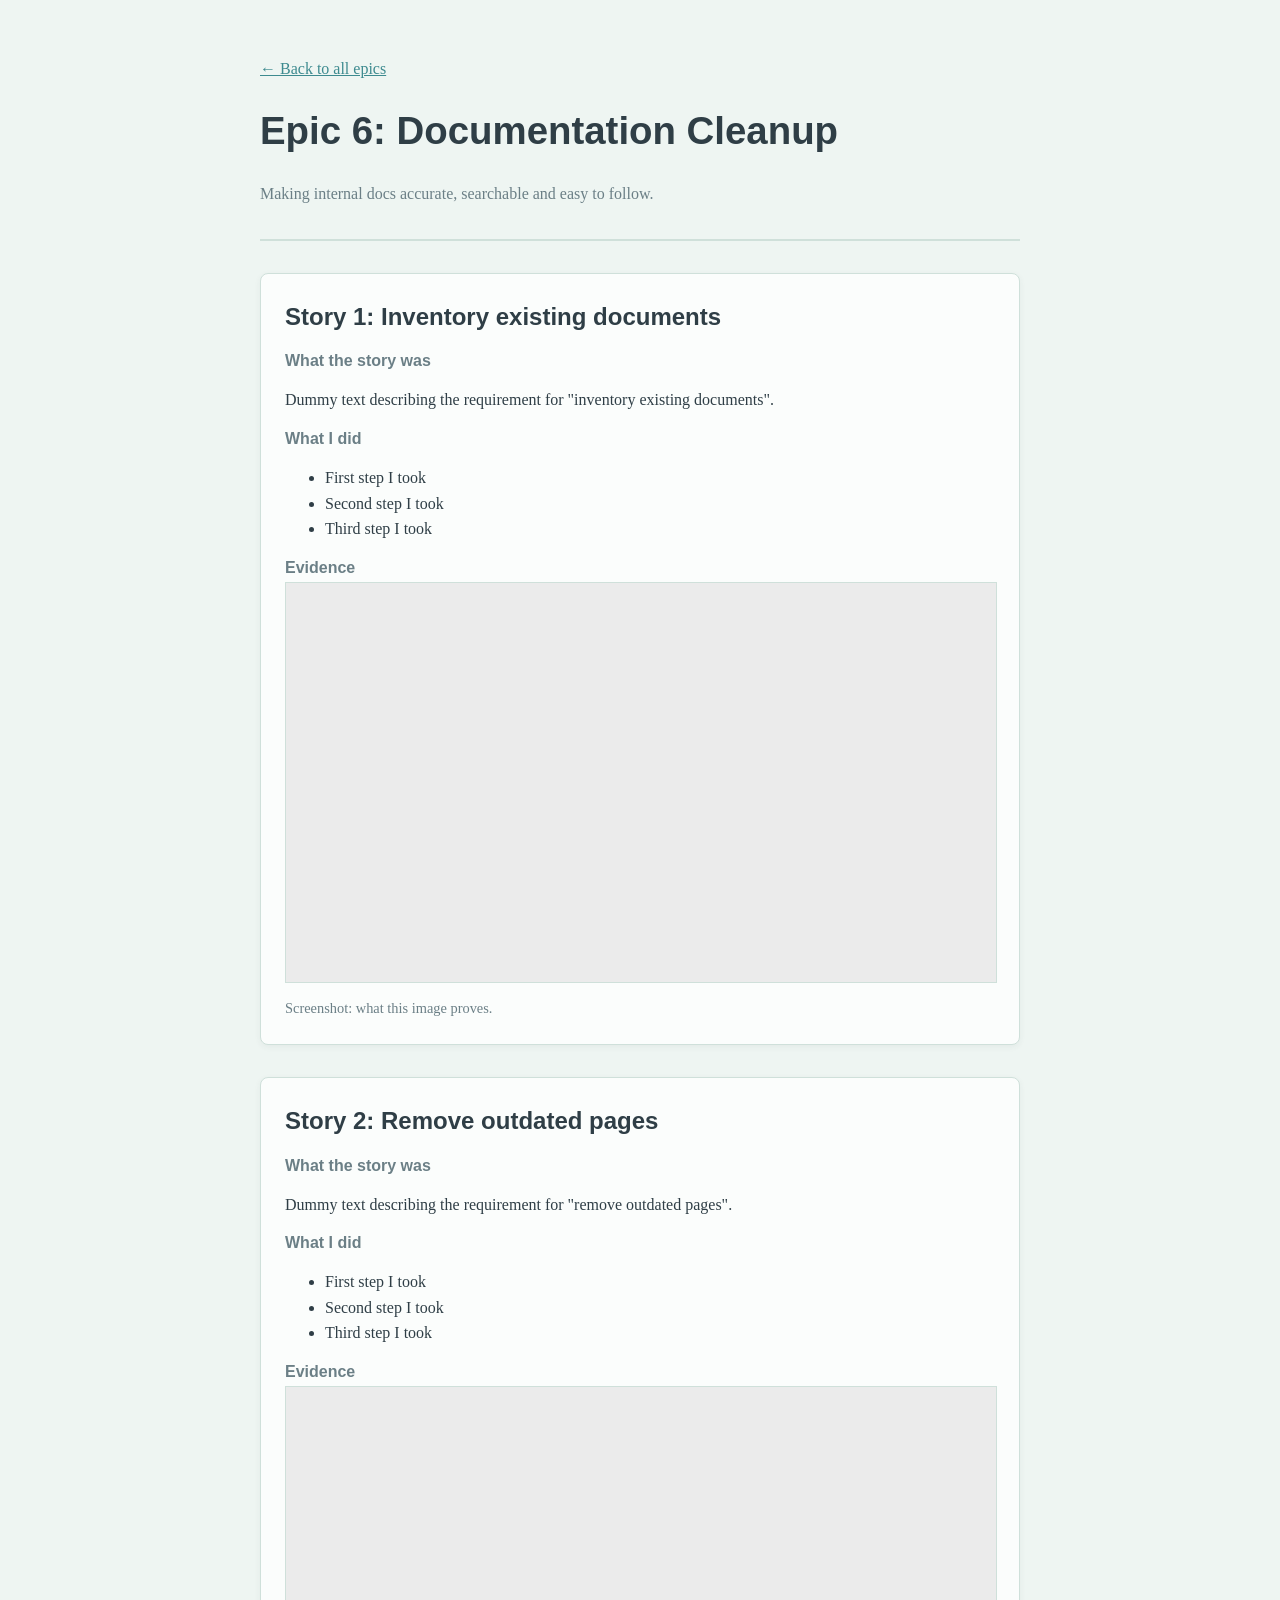
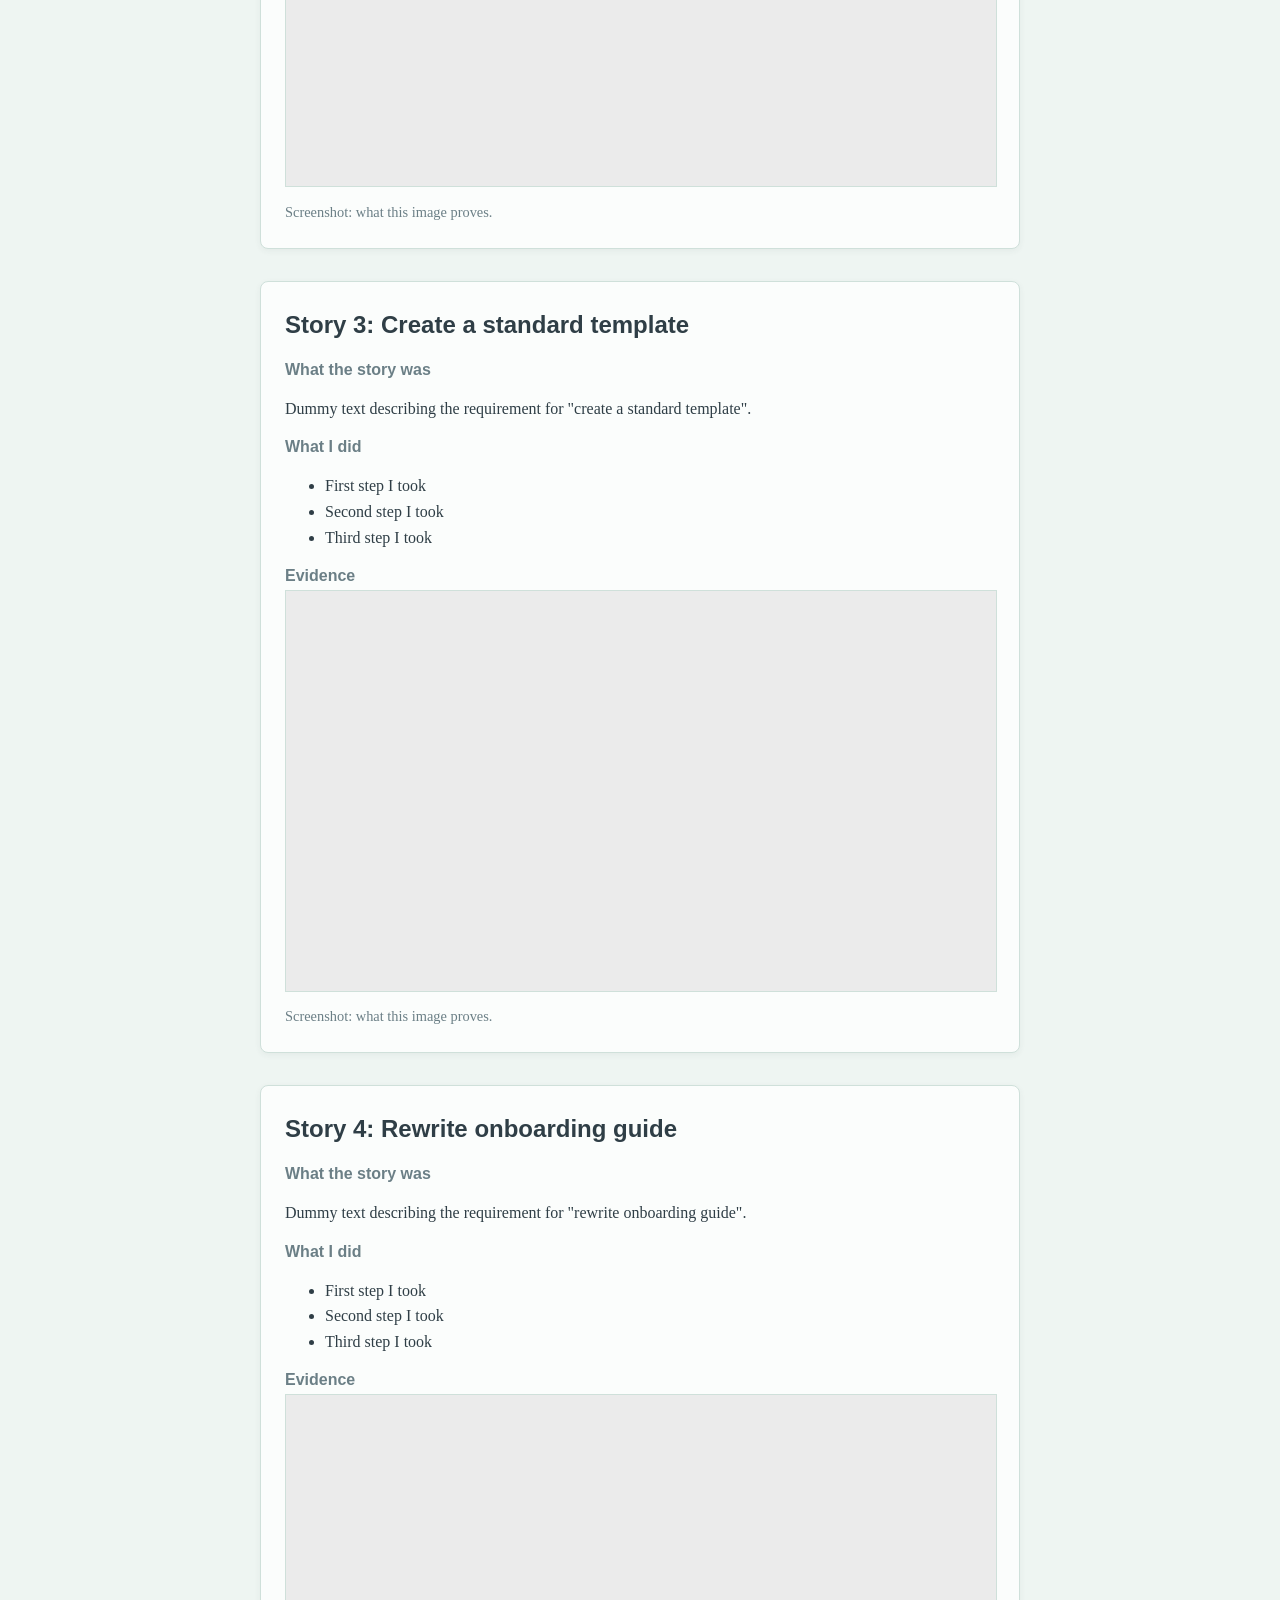
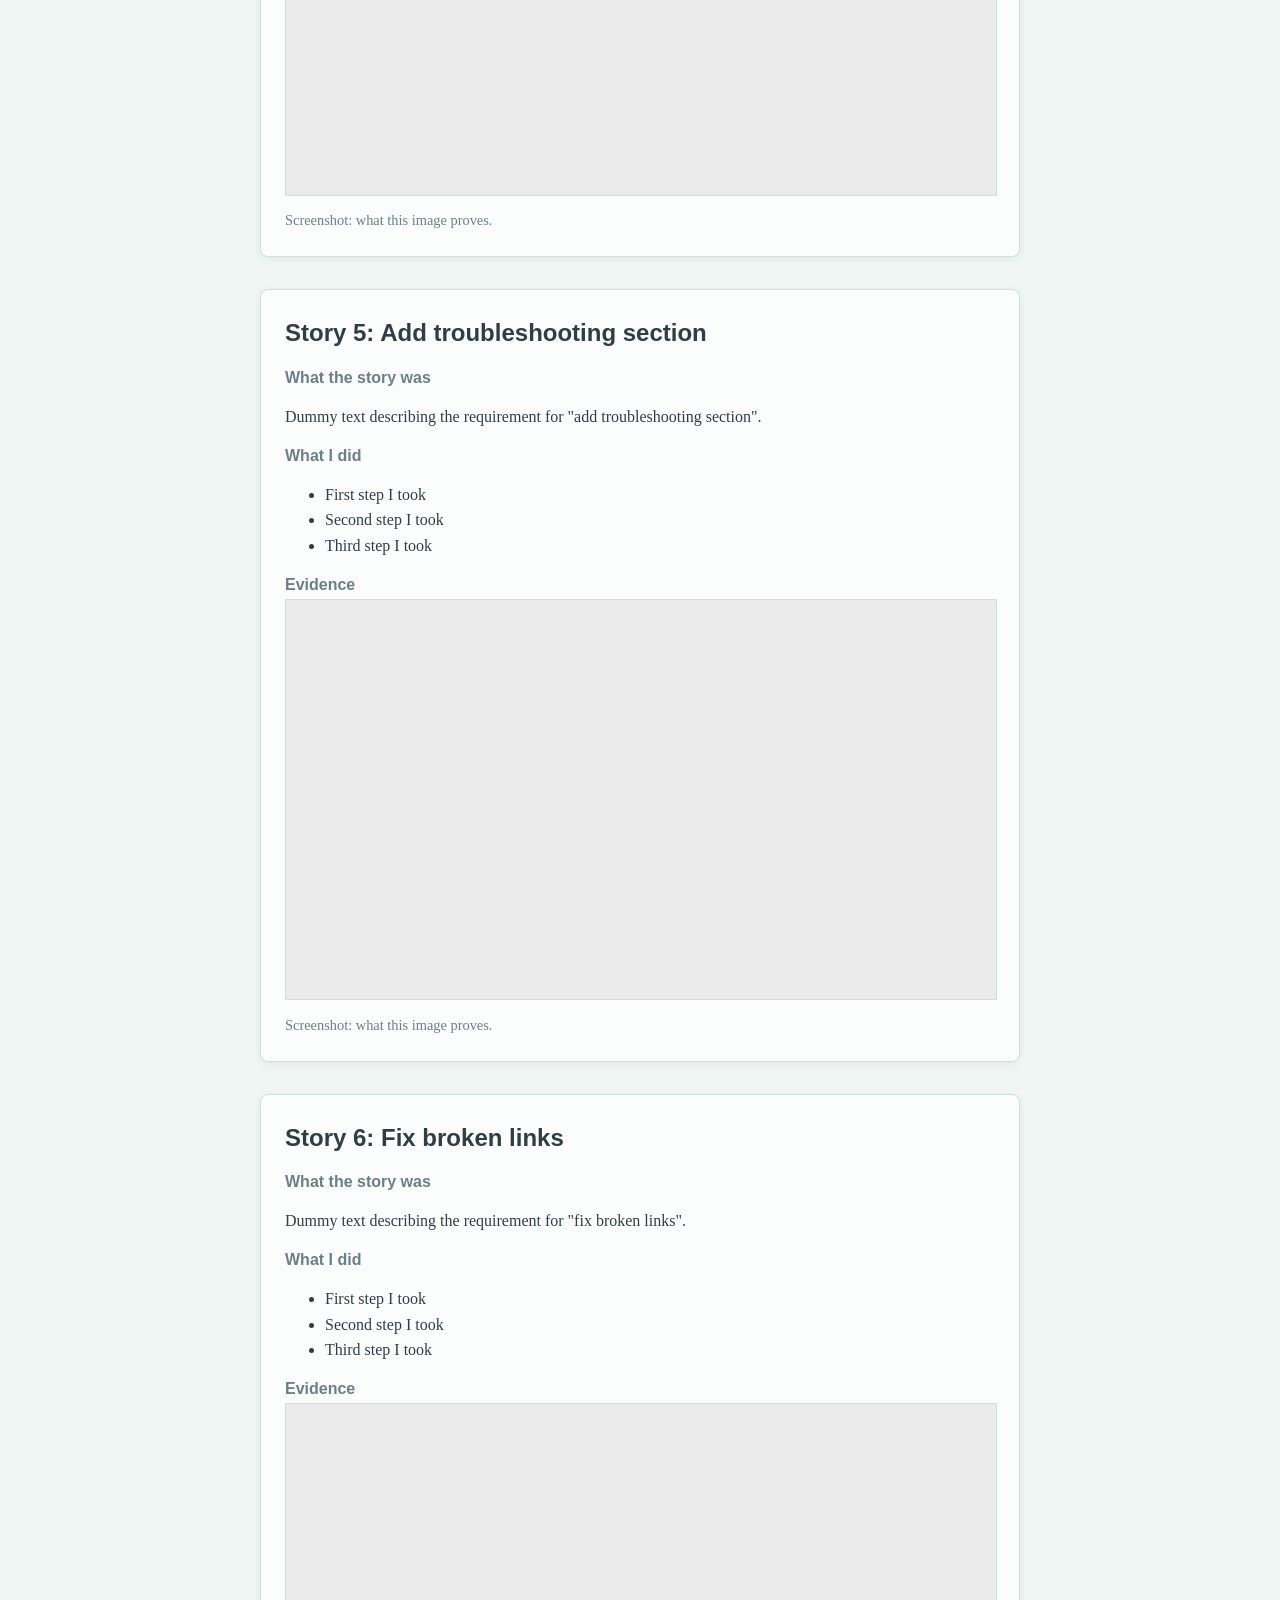
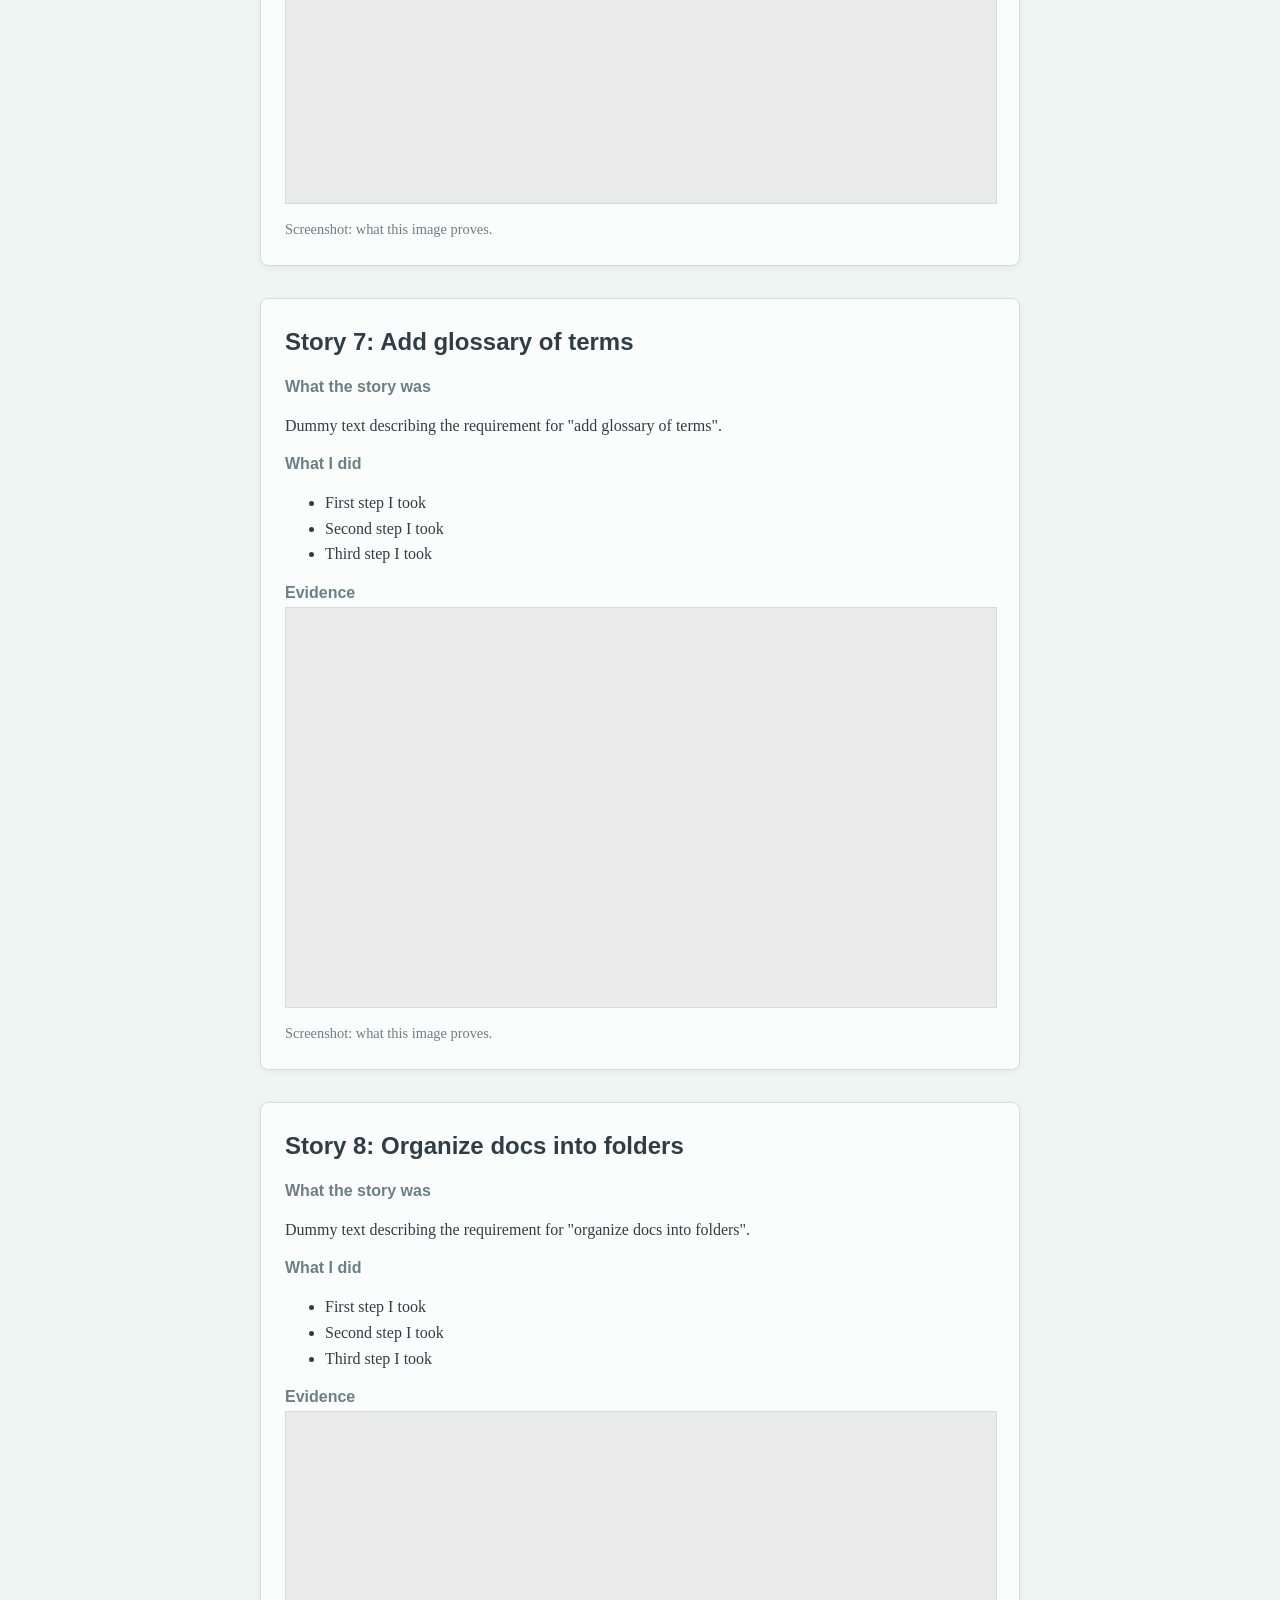
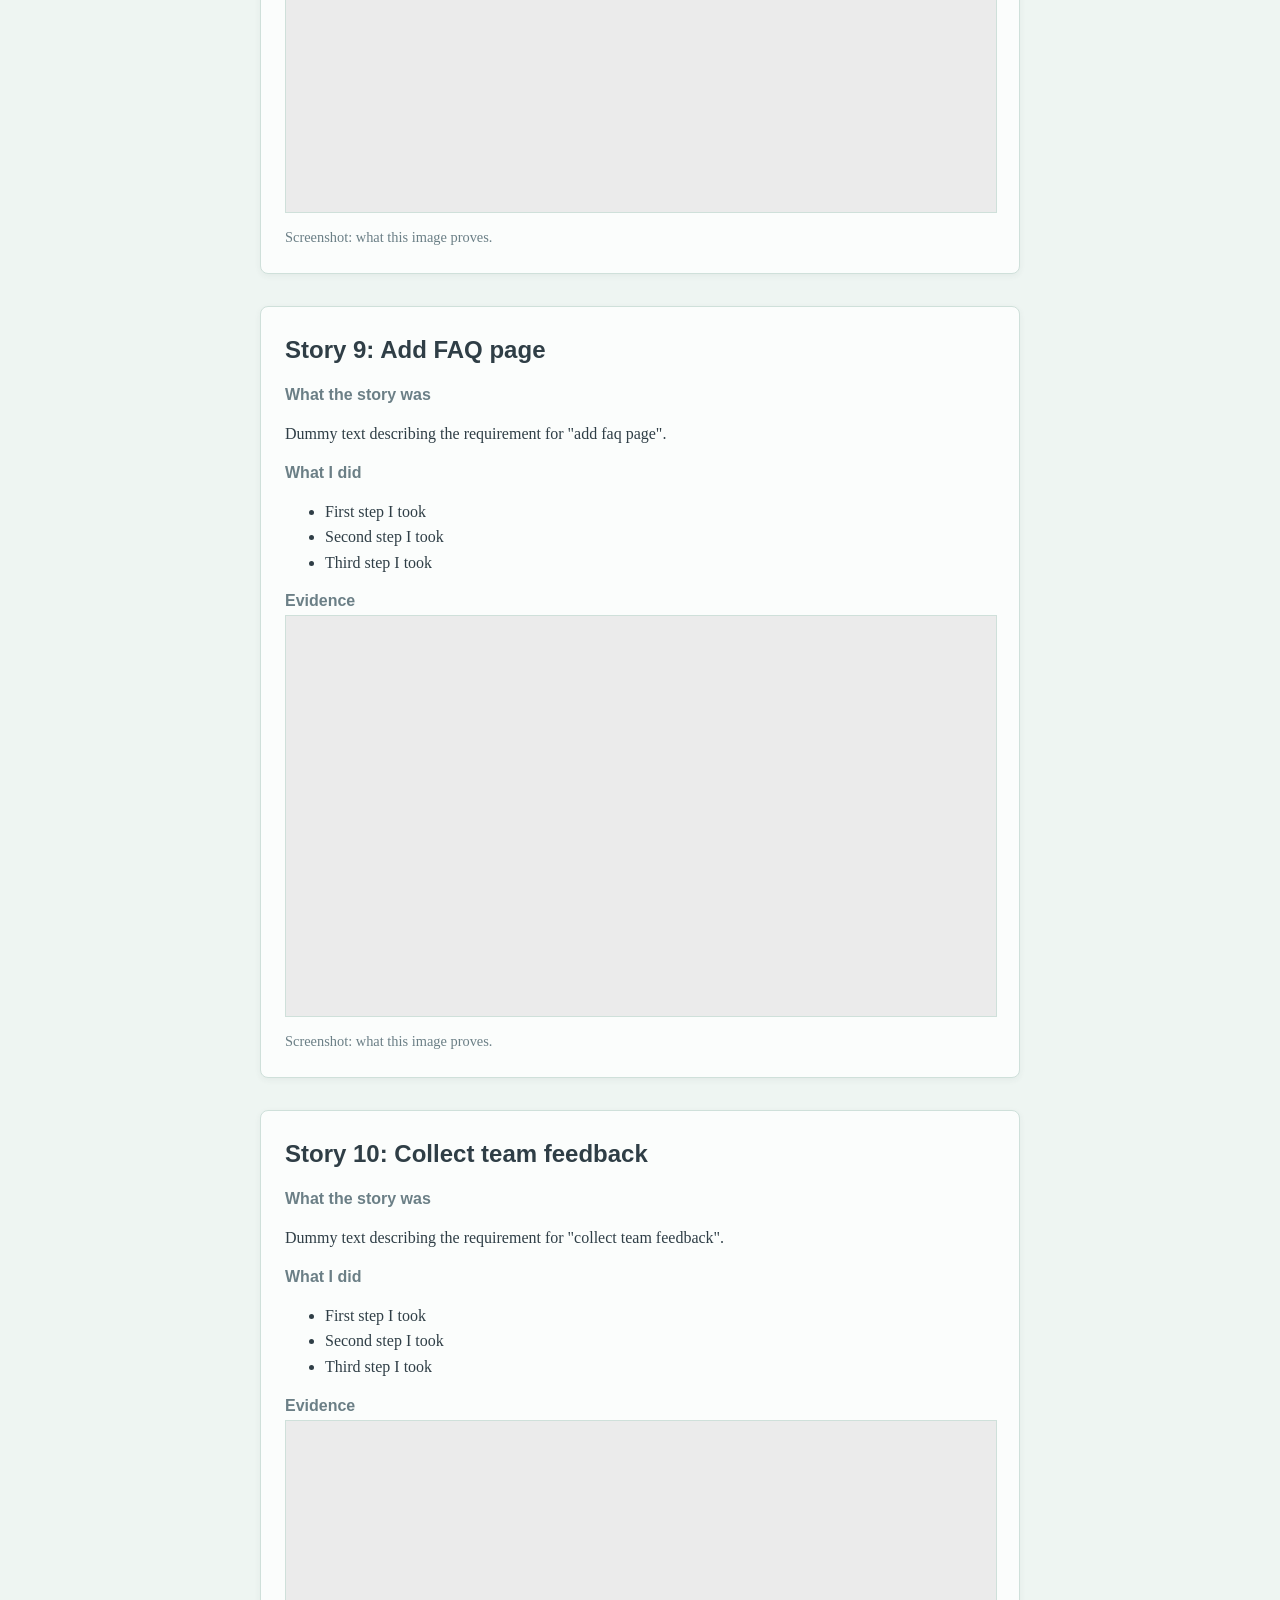
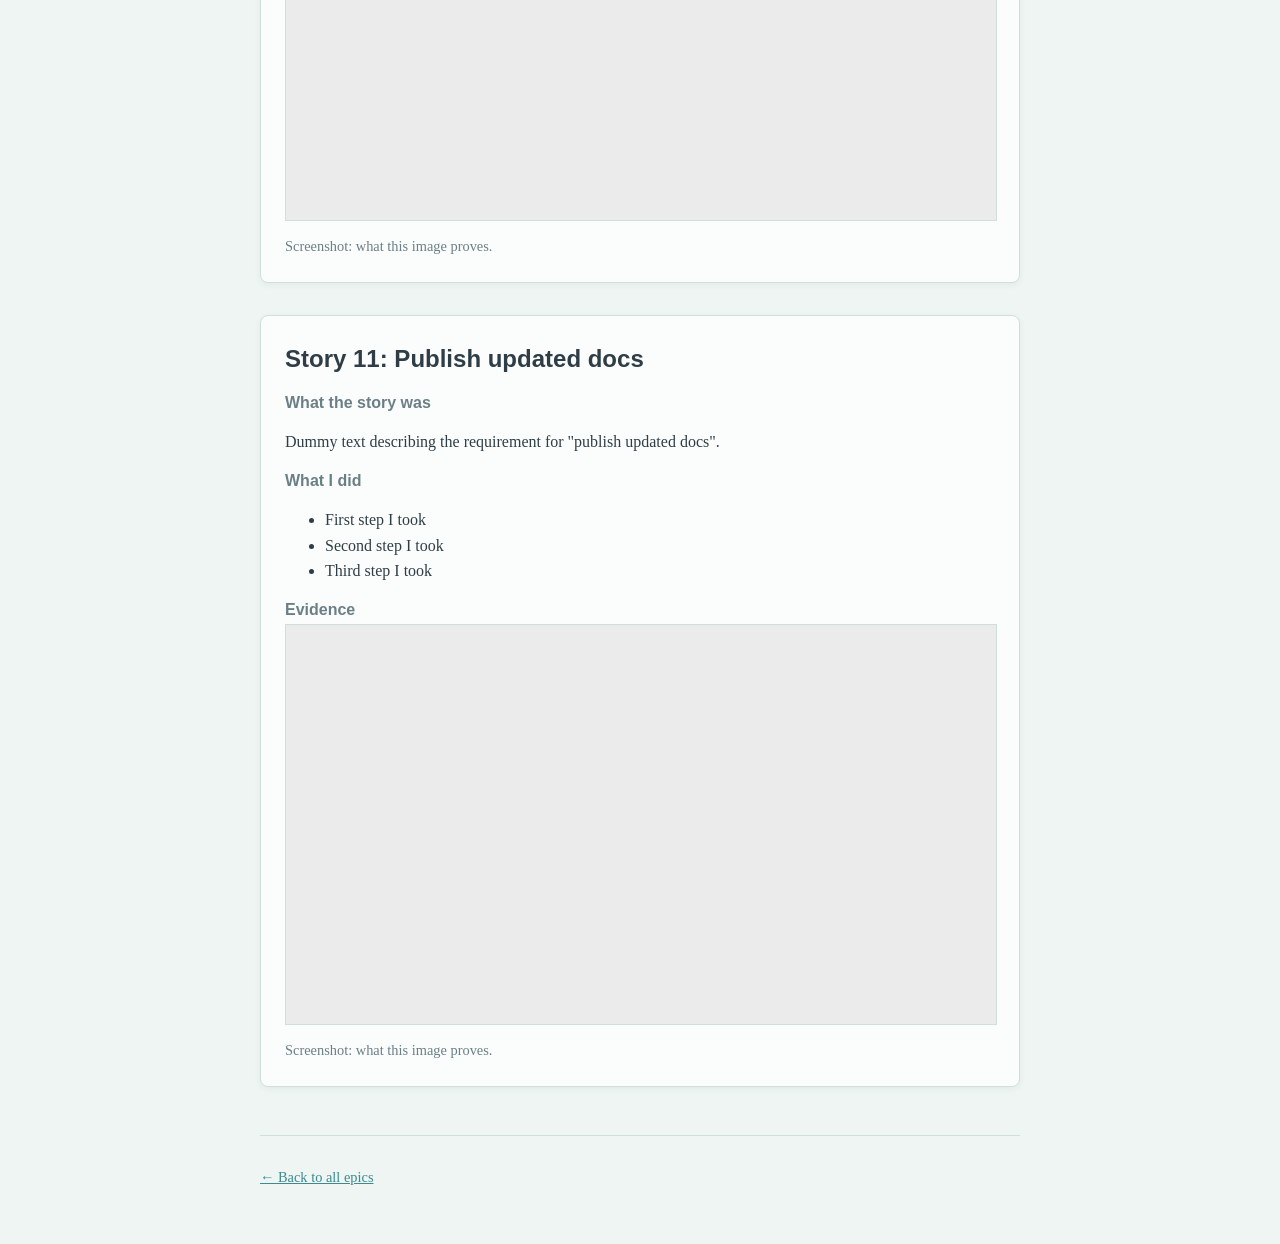
<file: epics/epic-6.html>
<!DOCTYPE html>
<html lang="en">
<head>
  <meta charset="UTF-8">
  <meta name="viewport" content="width=device-width, initial-scale=1">
  <title>Epic 6</title>
  <!-- ../ means "go up one folder", because this page lives inside /epics -->
  <link rel="stylesheet" href="../style.css">
</head>
<body>

  <header>
    <p><a href="../index.html">&larr; Back to all epics</a></p>
    <h1>Epic 6: Documentation Cleanup</h1>
    <p>Making internal docs accurate, searchable and easy to follow.</p>
  </header>

  <main>

    <!-- ===== STORY 1 ===== -->
    <article class="story">
      <h2>Story 1: Inventory existing documents</h2>

      <h3>What the story was</h3>
      <p>Dummy text describing the requirement for "inventory existing documents".</p>

      <h3>What I did</h3>
      <ul>
        <li>First step I took</li>
        <li>Second step I took</li>
        <li>Third step I took</li>
      </ul>

      <h3>Evidence</h3>
      <figure>
        <img src="../images/epic6-story1.png" alt="Placeholder screenshot for epic 6, story 1: inventory existing documents">
        <figcaption>Screenshot: what this image proves.</figcaption>
      </figure>
    </article>

    <!-- ===== STORY 2 ===== -->
    <article class="story">
      <h2>Story 2: Remove outdated pages</h2>

      <h3>What the story was</h3>
      <p>Dummy text describing the requirement for "remove outdated pages".</p>

      <h3>What I did</h3>
      <ul>
        <li>First step I took</li>
        <li>Second step I took</li>
        <li>Third step I took</li>
      </ul>

      <h3>Evidence</h3>
      <figure>
        <img src="../images/epic6-story2.png" alt="Placeholder screenshot for epic 6, story 2: remove outdated pages">
        <figcaption>Screenshot: what this image proves.</figcaption>
      </figure>
    </article>

    <!-- ===== STORY 3 ===== -->
    <article class="story">
      <h2>Story 3: Create a standard template</h2>

      <h3>What the story was</h3>
      <p>Dummy text describing the requirement for "create a standard template".</p>

      <h3>What I did</h3>
      <ul>
        <li>First step I took</li>
        <li>Second step I took</li>
        <li>Third step I took</li>
      </ul>

      <h3>Evidence</h3>
      <figure>
        <img src="../images/epic6-story3.png" alt="Placeholder screenshot for epic 6, story 3: create a standard template">
        <figcaption>Screenshot: what this image proves.</figcaption>
      </figure>
    </article>

    <!-- ===== STORY 4 ===== -->
    <article class="story">
      <h2>Story 4: Rewrite onboarding guide</h2>

      <h3>What the story was</h3>
      <p>Dummy text describing the requirement for "rewrite onboarding guide".</p>

      <h3>What I did</h3>
      <ul>
        <li>First step I took</li>
        <li>Second step I took</li>
        <li>Third step I took</li>
      </ul>

      <h3>Evidence</h3>
      <figure>
        <img src="../images/epic6-story4.png" alt="Placeholder screenshot for epic 6, story 4: rewrite onboarding guide">
        <figcaption>Screenshot: what this image proves.</figcaption>
      </figure>
    </article>

    <!-- ===== STORY 5 ===== -->
    <article class="story">
      <h2>Story 5: Add troubleshooting section</h2>

      <h3>What the story was</h3>
      <p>Dummy text describing the requirement for "add troubleshooting section".</p>

      <h3>What I did</h3>
      <ul>
        <li>First step I took</li>
        <li>Second step I took</li>
        <li>Third step I took</li>
      </ul>

      <h3>Evidence</h3>
      <figure>
        <img src="../images/epic6-story5.png" alt="Placeholder screenshot for epic 6, story 5: add troubleshooting section">
        <figcaption>Screenshot: what this image proves.</figcaption>
      </figure>
    </article>

    <!-- ===== STORY 6 ===== -->
    <article class="story">
      <h2>Story 6: Fix broken links</h2>

      <h3>What the story was</h3>
      <p>Dummy text describing the requirement for "fix broken links".</p>

      <h3>What I did</h3>
      <ul>
        <li>First step I took</li>
        <li>Second step I took</li>
        <li>Third step I took</li>
      </ul>

      <h3>Evidence</h3>
      <figure>
        <img src="../images/epic6-story6.png" alt="Placeholder screenshot for epic 6, story 6: fix broken links">
        <figcaption>Screenshot: what this image proves.</figcaption>
      </figure>
    </article>

    <!-- ===== STORY 7 ===== -->
    <article class="story">
      <h2>Story 7: Add glossary of terms</h2>

      <h3>What the story was</h3>
      <p>Dummy text describing the requirement for "add glossary of terms".</p>

      <h3>What I did</h3>
      <ul>
        <li>First step I took</li>
        <li>Second step I took</li>
        <li>Third step I took</li>
      </ul>

      <h3>Evidence</h3>
      <figure>
        <img src="../images/epic6-story7.png" alt="Placeholder screenshot for epic 6, story 7: add glossary of terms">
        <figcaption>Screenshot: what this image proves.</figcaption>
      </figure>
    </article>

    <!-- ===== STORY 8 ===== -->
    <article class="story">
      <h2>Story 8: Organize docs into folders</h2>

      <h3>What the story was</h3>
      <p>Dummy text describing the requirement for "organize docs into folders".</p>

      <h3>What I did</h3>
      <ul>
        <li>First step I took</li>
        <li>Second step I took</li>
        <li>Third step I took</li>
      </ul>

      <h3>Evidence</h3>
      <figure>
        <img src="../images/epic6-story8.png" alt="Placeholder screenshot for epic 6, story 8: organize docs into folders">
        <figcaption>Screenshot: what this image proves.</figcaption>
      </figure>
    </article>

    <!-- ===== STORY 9 ===== -->
    <article class="story">
      <h2>Story 9: Add FAQ page</h2>

      <h3>What the story was</h3>
      <p>Dummy text describing the requirement for "add faq page".</p>

      <h3>What I did</h3>
      <ul>
        <li>First step I took</li>
        <li>Second step I took</li>
        <li>Third step I took</li>
      </ul>

      <h3>Evidence</h3>
      <figure>
        <img src="../images/epic6-story9.png" alt="Placeholder screenshot for epic 6, story 9: add faq page">
        <figcaption>Screenshot: what this image proves.</figcaption>
      </figure>
    </article>

    <!-- ===== STORY 10 ===== -->
    <article class="story">
      <h2>Story 10: Collect team feedback</h2>

      <h3>What the story was</h3>
      <p>Dummy text describing the requirement for "collect team feedback".</p>

      <h3>What I did</h3>
      <ul>
        <li>First step I took</li>
        <li>Second step I took</li>
        <li>Third step I took</li>
      </ul>

      <h3>Evidence</h3>
      <figure>
        <img src="../images/epic6-story10.png" alt="Placeholder screenshot for epic 6, story 10: collect team feedback">
        <figcaption>Screenshot: what this image proves.</figcaption>
      </figure>
    </article>

    <!-- ===== STORY 11 ===== -->
    <article class="story">
      <h2>Story 11: Publish updated docs</h2>

      <h3>What the story was</h3>
      <p>Dummy text describing the requirement for "publish updated docs".</p>

      <h3>What I did</h3>
      <ul>
        <li>First step I took</li>
        <li>Second step I took</li>
        <li>Third step I took</li>
      </ul>

      <h3>Evidence</h3>
      <figure>
        <img src="../images/epic6-story11.png" alt="Placeholder screenshot for epic 6, story 11: publish updated docs">
        <figcaption>Screenshot: what this image proves.</figcaption>
      </figure>
    </article>

    <!-- To add a story, copy a whole <article>...</article> block and paste it below -->

  </main>

  <footer>
    <p><a href="../index.html">&larr; Back to all epics</a></p>
  </footer>

</body>
</html>
</file>
<file: style.css>
/* ---------- Colors and fonts in one place ---------- */
/* Change these values and watch the whole site change */
:root {
  --bg: #eef5f2;        /* soft mint-sage page background */
  --text: #2f3e46;      /* soft slate (easier on the eyes than pure black) */
  --muted: #6b7f86;     /* gentle grey-blue for secondary text */
  --accent: #3d8a8f;    /* calm teal for links */
  --card: #fbfdfc;      /* almost-white cards that stand out softly */
  --border: #cfe0da;    /* pale green-grey lines */
}

/* ---------- Basics ---------- */
body {
  font-family: Georgia, "Times New Roman", serif;
  background: var(--bg);
  color: var(--text);
  line-height: 1.6;
  max-width: 760px;       /* keeps lines readable */
  margin: 0 auto;         /* centers the page */
  padding: 24px;
}

h1, h2, h3 {
  font-family: Arial, Helvetica, sans-serif;
  line-height: 1.25;
}

a {
  color: var(--accent);
}

/* ---------- Header and footer ---------- */
header {
  border-bottom: 2px solid var(--border);
  margin-bottom: 32px;
  padding-bottom: 16px;
}

header p {
  color: var(--muted);
}

footer {
  border-top: 1px solid var(--border);
  margin-top: 48px;
  padding-top: 16px;
  color: var(--muted);
  font-size: 0.9rem;
}

/* ---------- Main page: epic list ---------- */
.epic-list {
  list-style: none;   /* removes bullet dots */
  padding: 0;
}

.epic-list li {
  background: var(--card);
  border: 1px solid var(--border);
  border-radius: 8px;
  padding: 16px 20px;
  margin-bottom: 16px;
  box-shadow: 0 2px 6px rgba(47, 62, 70, 0.06);   /* very light shadow for a soft look */
}

.epic-list a {
  font-family: Arial, Helvetica, sans-serif;
  font-size: 1.2rem;
  font-weight: bold;
}

.epic-list p {
  margin: 6px 0 0;
  color: var(--muted);
}

/* ---------- Epic page: stories ---------- */
.story {
  background: var(--card);
  border: 1px solid var(--border);
  border-radius: 8px;
  padding: 8px 24px 24px;
  margin-bottom: 32px;
  box-shadow: 0 2px 6px rgba(47, 62, 70, 0.06);   /* same soft shadow as the epic cards */
}

.story h3 {
  font-size: 1rem;
  color: var(--muted);
  margin-bottom: 4px;
}

/* ---------- Images ---------- */
figure {
  margin: 0;
}

img {
  max-width: 100%;      /* image never overflows the page */
  height: auto;
  border: 1px solid var(--border);
}

figcaption {
  font-size: 0.9rem;
  color: var(--muted);
  margin-top: 6px;
}


/* ---------- Phones and small screens ---------- */
/* A media query means: "only apply these rules when the screen is 600px wide or less" */
@media (max-width: 600px) {

  body {
    padding: 14px;            /* less empty space around the edges */
    font-size: 1rem;
  }

  h1 {
    font-size: 1.6rem;        /* smaller title so it fits without awkward wrapping */
  }

  h2 {
    font-size: 1.25rem;
  }

  header {
    margin-bottom: 20px;
  }

  .epic-list li {
    padding: 14px 16px;       /* slightly tighter cards */
  }

  .epic-list a {
    display: block;           /* whole title on its own line, easier to tap */
    padding: 4px 0;           /* bigger tap area for fingers */
    font-size: 1.1rem;
  }

  .story {
    padding: 4px 16px 18px;   /* cards use the narrow screen more efficiently */
    margin-bottom: 20px;
  }

  /* Back links get more space so they are easy to tap */
  header p a,
  footer p a {
    display: inline-block;
    padding: 6px 0;
  }
}

/* ---------- Larger screens (laptops) ---------- */
/* On wide screens we add a bit more breathing room */
@media (min-width: 900px) {
  body {
    padding: 40px 24px;
  }

  h1 {
    font-size: 2.4rem;
  }
}
</file>
